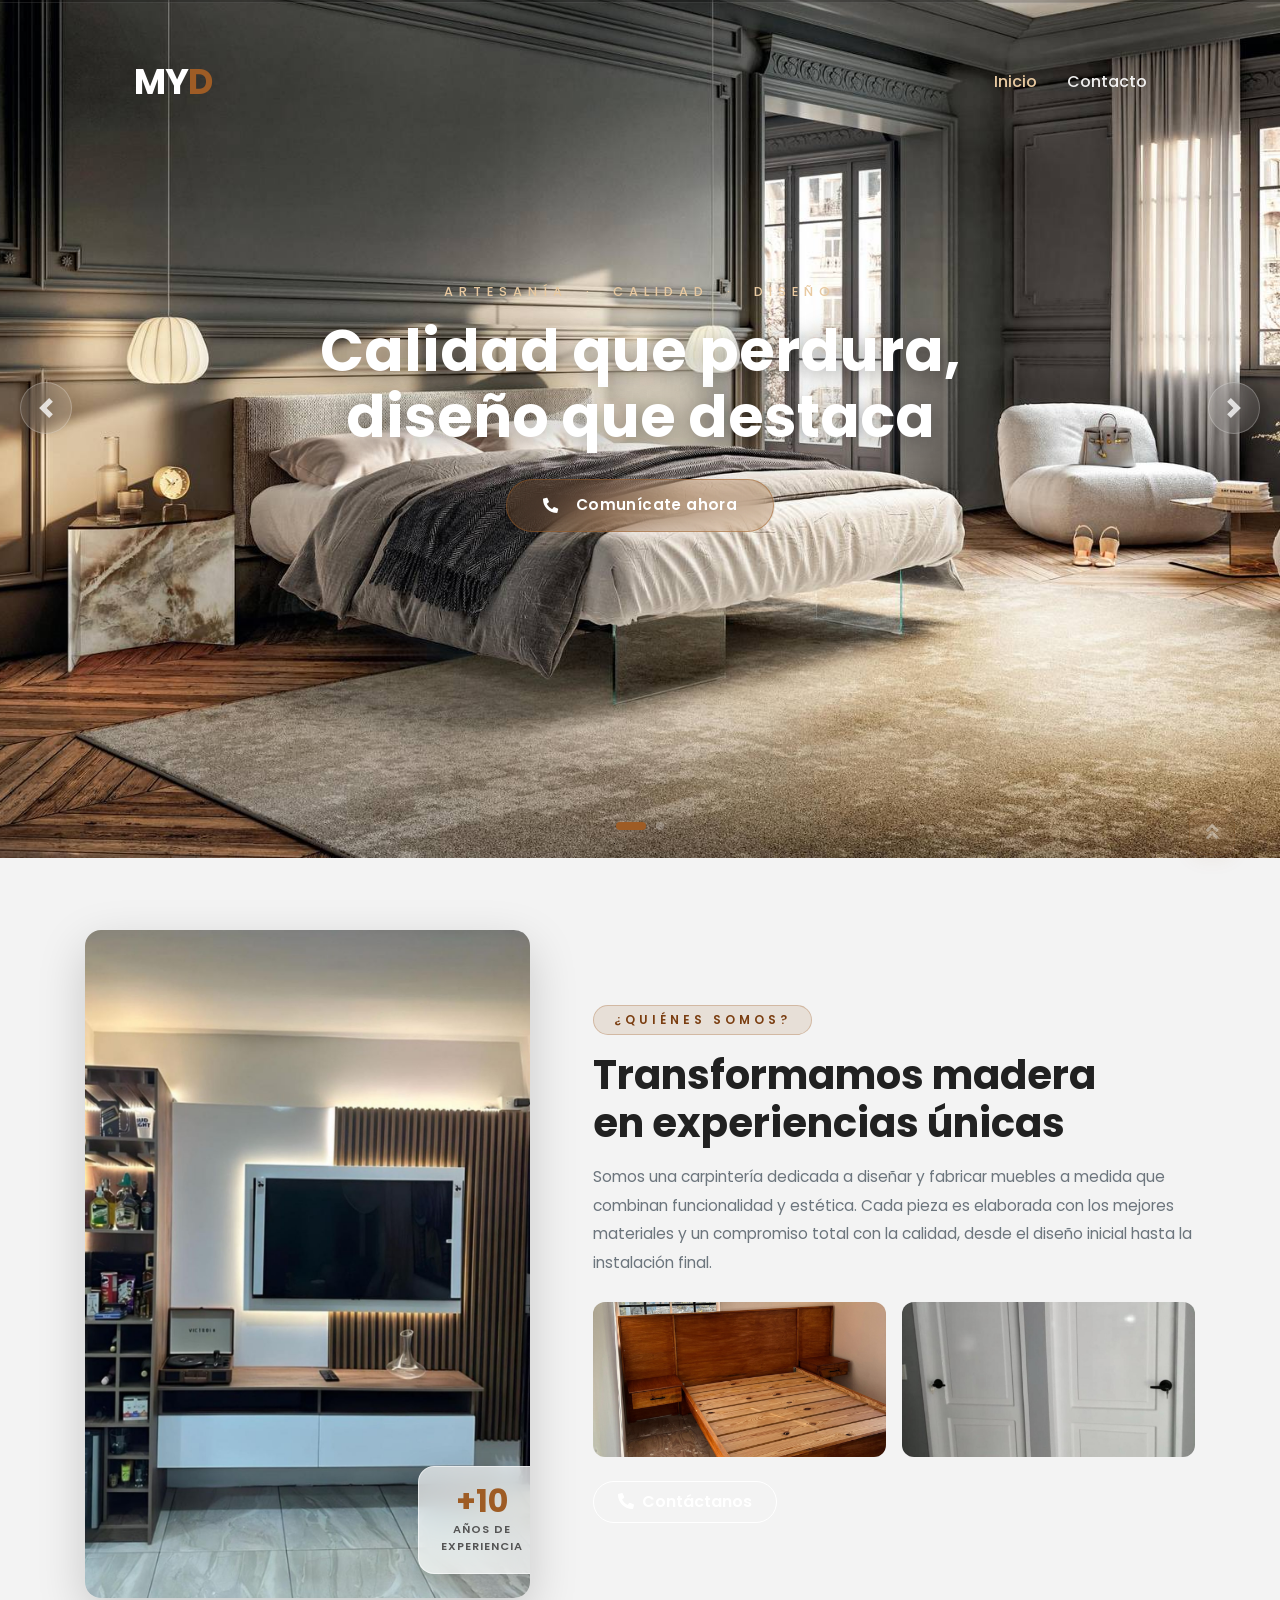
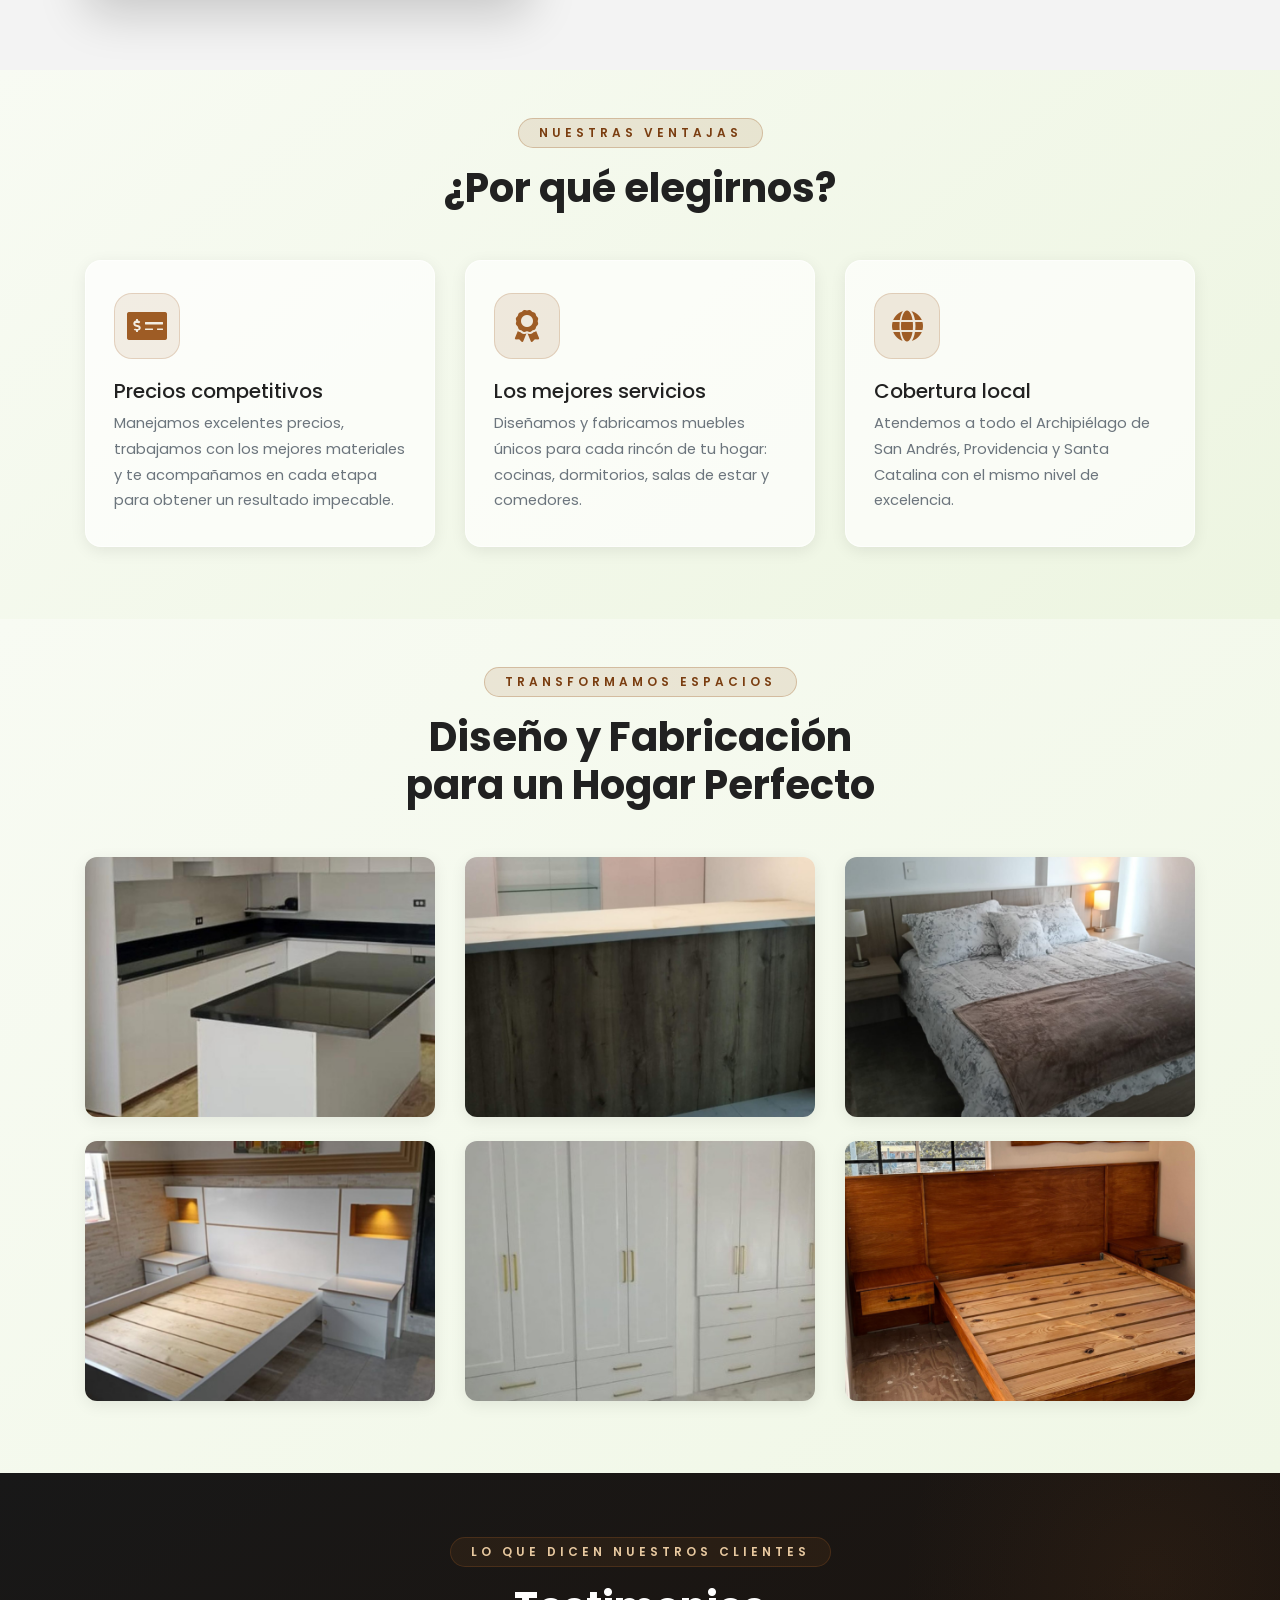
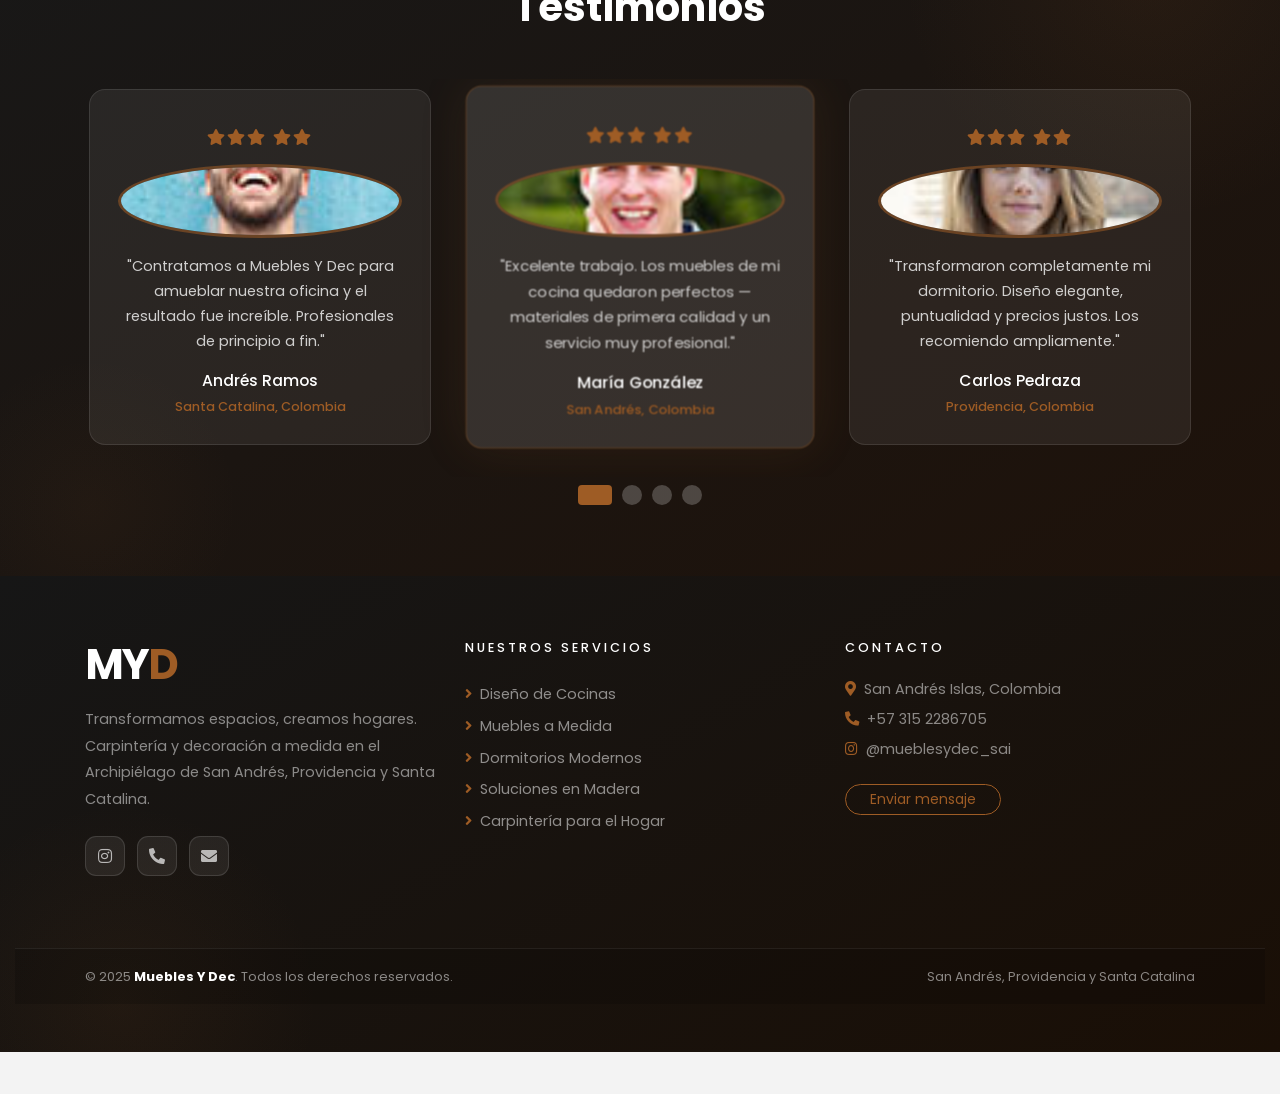
<file: index.html>
<!DOCTYPE html>
<html lang="es">

<head>
    <meta charset="utf-8">
    <title>Muebles Y Dec — Carpintería y Decoración · San Andrés</title>
    <meta content="width=device-width, initial-scale=1.0" name="viewport">
    <meta content="muebles a medida, carpintería, decoración, cocinas, dormitorios, San Andrés, Colombia" name="keywords">
    <meta content="Fabricamos muebles únicos y transformamos espacios en el Archipiélago de San Andrés, Providencia y Santa Catalina." name="description">

    <!-- Favicon -->
    <link href="img/favicon.ico" rel="icon">

    <!-- Google Web Fonts -->
    <link rel="preconnect" href="https://fonts.gstatic.com">
    <link href="https://fonts.googleapis.com/css2?family=Poppins:wght@400;500;600;700&display=swap" rel="stylesheet">

    <!-- Font Awesome -->
    <link href="https://cdnjs.cloudflare.com/ajax/libs/font-awesome/5.10.0/css/all.min.css" rel="stylesheet">

    <!-- Libraries -->
    <link href="lib/owlcarousel/assets/owl.carousel.min.css" rel="stylesheet">
    <link href="lib/tempusdominus/css/tempusdominus-bootstrap-4.min.css" rel="stylesheet" />

    <!-- Bootstrap + Brand Theme -->
    <link href="css/style.css" rel="stylesheet">

    <!-- Liquid Glass Design System -->
    <link href="css/modern.css" rel="stylesheet">
</head>

<body class="hero-page has-topbar">

    <!-- Scroll Progress Bar -->
    <div class="scroll-progress"></div>

    <!-- Page Loader -->
    <div class="page-loader">
        <div class="page-loader__logo"><span style="color:#212121;">MY</span>D</div>
    </div>


    <!-- ═══════════════════════════════════════════
         HERO SECTION (Topbar + Nav + Carousel)
    ════════════════════════════════════════════ -->
    <div style="position:relative;">

        <!-- Topbar (overlaid on hero, desktop only) -->
        <div class="container-fluid topbar-glass-hero d-none d-lg-block">
            <div class="container">
                <div class="row align-items-center">
                    <div class="col-lg-6 text-lg-left">
                        <p class="text-white-50 mb-0" style="font-size:0.82rem;">
                            <i class="fa fa-phone-alt mr-2" style="color:#9e5c25;"></i>+57 315 2286705
                        </p>
                    </div>
                    <div class="col-lg-6 text-lg-right">
                        <a href="https://www.instagram.com/mueblesydec_sai?igsh=bmRlYWdtY3Bsd3Iy"
                           target="_blank" rel="noopener"
                           style="color:#9e5c25;font-size:1rem;">
                            <i class="fab fa-instagram"></i>
                        </a>
                    </div>
                </div>
            </div>
        </div>
        <!-- Topbar End -->


        <!-- Navbar Start -->
        <div class="container-fluid position-relative nav-bar nav-transparent p-0">
            <div class="container-lg position-relative p-0 px-lg-3" style="z-index:9;">
                <nav class="navbar navbar-expand-lg navbar-light shadow-none py-3 py-lg-0 pl-3 pl-lg-5">
                    <a href="index.html" class="navbar-brand">
                        <h1 class="m-0 text-primary"><span class="text-dark">MY</span>D</h1>
                    </a>
                    <button type="button" class="navbar-toggler" data-toggle="collapse" data-target="#navbarCollapse">
                        <span class="navbar-toggler-icon"></span>
                    </button>
                    <div class="collapse navbar-collapse justify-content-between px-3" id="navbarCollapse">
                        <div class="navbar-nav ml-auto py-0">
                            <a href="index.html" class="nav-item nav-link active">Inicio</a>
                            <a href="contact.html" class="nav-item nav-link">Contacto</a>
                        </div>
                    </div>
                </nav>
            </div>
        </div>
        <!-- Navbar End -->


        <!-- Hero Carousel Start -->
        <div id="header-carousel" class="carousel slide" data-ride="carousel" data-interval="5500">
            <ol class="carousel-indicators">
                <li data-target="#header-carousel" data-slide-to="0" class="active"></li>
                <li data-target="#header-carousel" data-slide-to="1"></li>
            </ol>
            <div class="carousel-inner">
                <div class="carousel-item active">
                    <img src="img/carousel-1.jpeg" alt="Muebles Y Dec — carpintería">
                    <div class="carousel-caption d-flex flex-column align-items-center justify-content-center">
                        <div class="carousel-caption-inner">
                            <h6>Artesanía &nbsp;·&nbsp; Calidad &nbsp;·&nbsp; Diseño</h6>
                            <h1>Calidad que perdura,<br>diseño que destaca</h1>
                            <div class="hero-cta">
                                <a href="tel:+573152286705" class="btn-glass">
                                    <i class="fa fa-phone-alt"></i>&nbsp; Comunícate ahora
                                </a>
                            </div>
                        </div>
                    </div>
                </div>
                <div class="carousel-item">
                    <img src="img/carousel-2.jpeg" alt="Muebles Y Dec — decoración">
                    <div class="carousel-caption d-flex flex-column align-items-center justify-content-center">
                        <div class="carousel-caption-inner">
                            <h6>San Andrés &nbsp;·&nbsp; Providencia &nbsp;·&nbsp; Santa Catalina</h6>
                            <h1>Donde el confort y<br>el estilo se encuentran</h1>
                            <div class="hero-cta">
                                <a href="#gallery" class="btn-glass">
                                    <i class="fa fa-images"></i>&nbsp; Ver nuestros trabajos
                                </a>
                            </div>
                        </div>
                    </div>
                </div>
            </div>
            <a class="carousel-control-prev" href="#header-carousel" role="button" data-slide="prev">
                <span class="carousel-control-prev-icon" aria-hidden="true"></span>
                <span class="sr-only">Anterior</span>
            </a>
            <a class="carousel-control-next" href="#header-carousel" role="button" data-slide="next">
                <span class="carousel-control-next-icon" aria-hidden="true"></span>
                <span class="sr-only">Siguiente</span>
            </a>
        </div>
        <!-- Hero Carousel End -->

    </div><!-- /hero wrapper -->


    <!-- ═══════════════════════════════════════════
         ABOUT SECTION
    ════════════════════════════════════════════ -->
    <div class="container-fluid py-5">
        <div class="container py-4">
            <div class="row align-items-center">
                <div class="col-lg-5 mb-5 mb-lg-0" data-animate="fade-right">
                    <div class="about-img-wrap">
                        <img class="img-fluid w-100"
                             src="img/aboutMY.jpg"
                             alt="Sobre Muebles Y Dec"
                             style="min-height:380px;object-fit:cover;">
                        <div class="about-badge glass-card">
                            <span class="badge-num">+10</span>
                            <span class="badge-lbl">Años de<br>experiencia</span>
                        </div>
                    </div>
                </div>

                <div class="col-lg-7 pl-lg-5" data-animate="fade-left" data-delay="200">
                    <div class="mb-4">
                        <span class="section-pill">¿Quiénes somos?</span>
                        <h1 class="mt-3 mb-3" style="line-height:1.2;">
                            Transformamos madera<br>en experiencias únicas
                        </h1>
                        <p class="text-muted" style="line-height:1.85;font-size:0.97rem;">
                            Somos una carpintería dedicada a diseñar y fabricar muebles a medida que combinan
                            funcionalidad y estética. Cada pieza es elaborada con los mejores materiales y un
                            compromiso total con la calidad, desde el diseño inicial hasta la instalación final.
                        </p>
                    </div>
                    <div class="row mt-3">
                        <div class="col-6 pr-2 mb-3" data-animate="scale-in" data-delay="300">
                            <img class="img-fluid w-100" src="img/aboutMY-1.png" alt=""
                                 style="border-radius:12px;object-fit:cover;height:155px;">
                        </div>
                        <div class="col-6 pl-2 mb-3" data-animate="scale-in" data-delay="400">
                            <img class="img-fluid w-100" src="img/aboutMy-2.png" alt=""
                                 style="border-radius:12px;object-fit:cover;height:155px;">
                        </div>
                    </div>
                    <a href="tel:+573152286705"
                       class="btn btn-primary px-4 py-2 mt-2"
                       style="border-radius:50px;font-weight:600;">
                        <i class="fa fa-phone-alt mr-2"></i>Contáctanos
                    </a>
                </div>
            </div>
        </div>
    </div>
    <!-- About End -->


    <!-- ═══════════════════════════════════════════
         FEATURES
    ════════════════════════════════════════════ -->
    <div class="container-fluid py-5 features-bg">
        <div class="container">
            <div class="text-center mb-5" data-animate="fade-up">
                <span class="section-pill">Nuestras ventajas</span>
                <h1 class="mt-3">¿Por qué elegirnos?</h1>
            </div>
            <div class="row">
                <div class="col-md-4 mb-4" data-animate="fade-up" data-delay="100">
                    <div class="feature-glass-card">
                        <div class="feature-icon feature-icon--accent">
                            <i class="fa fa-2x fa-money-check-alt" style="color:#9e5c25;"></i>
                        </div>
                        <h5 class="mb-2">Precios competitivos</h5>
                        <p class="text-muted mb-0" style="font-size:0.92rem;line-height:1.75;">
                            Manejamos excelentes precios, trabajamos con los mejores materiales y te
                            acompañamos en cada etapa para obtener un resultado impecable.
                        </p>
                    </div>
                </div>
                <div class="col-md-4 mb-4" data-animate="fade-up" data-delay="200">
                    <div class="feature-glass-card">
                        <div class="feature-icon">
                            <i class="fa fa-2x fa-award text-primary"></i>
                        </div>
                        <h5 class="mb-2">Los mejores servicios</h5>
                        <p class="text-muted mb-0" style="font-size:0.92rem;line-height:1.75;">
                            Diseñamos y fabricamos muebles únicos para cada rincón de tu hogar: cocinas,
                            dormitorios, salas de estar y comedores.
                        </p>
                    </div>
                </div>
                <div class="col-md-4 mb-4" data-animate="fade-up" data-delay="300">
                    <div class="feature-glass-card">
                        <div class="feature-icon">
                            <i class="fa fa-2x fa-globe text-primary"></i>
                        </div>
                        <h5 class="mb-2">Cobertura local</h5>
                        <p class="text-muted mb-0" style="font-size:0.92rem;line-height:1.75;">
                            Atendemos a todo el Archipiélago de San Andrés, Providencia y Santa Catalina
                            con el mismo nivel de excelencia.
                        </p>
                    </div>
                </div>
            </div>
        </div>
    </div>
    <!-- Features End -->


    <!-- ═══════════════════════════════════════════
         GALLERY
    ════════════════════════════════════════════ -->
    <div class="container-fluid py-5 gallery-section" id="gallery">
        <div class="container">
            <div class="text-center mb-5" data-animate="fade-up">
                <span class="section-pill">Transformamos espacios</span>
                <h1 class="mt-3">Diseño y Fabricación<br>para un Hogar Perfecto</h1>
            </div>
            <div class="row">
                <div class="col-lg-4 col-md-6 mb-4" data-animate="scale-in" data-delay="100">
                    <div class="gallery-item">
                        <img src="img/trabajo-1.png" alt="Diseño de Cocinas">
                        <div class="gallery-overlay">
                            <div class="gallery-label"><h5>Diseño de Cocinas</h5></div>
                        </div>
                    </div>
                </div>
                <div class="col-lg-4 col-md-6 mb-4" data-animate="scale-in" data-delay="200">
                    <div class="gallery-item">
                        <img src="img/trabajo-2.png" alt="Soluciones en Madera">
                        <div class="gallery-overlay">
                            <div class="gallery-label"><h5>Soluciones en Madera</h5></div>
                        </div>
                    </div>
                </div>
                <div class="col-lg-4 col-md-6 mb-4" data-animate="scale-in" data-delay="300">
                    <div class="gallery-item">
                        <img src="img/trabajo-3.png" alt="Muebles a Medida">
                        <div class="gallery-overlay">
                            <div class="gallery-label"><h5>Muebles a Medida</h5></div>
                        </div>
                    </div>
                </div>
                <div class="col-lg-4 col-md-6 mb-4" data-animate="scale-in" data-delay="100">
                    <div class="gallery-item">
                        <img src="img/trabajo-4.png" alt="Dormitorios Modernos">
                        <div class="gallery-overlay">
                            <div class="gallery-label"><h5>Dormitorios Modernos</h5></div>
                        </div>
                    </div>
                </div>
                <div class="col-lg-4 col-md-6 mb-4" data-animate="scale-in" data-delay="200">
                    <div class="gallery-item">
                        <img src="img/trabajo-5.jpeg" alt="Proyectos Especiales">
                        <div class="gallery-overlay">
                            <div class="gallery-label"><h5>Proyectos Especiales</h5></div>
                        </div>
                    </div>
                </div>
                <div class="col-lg-4 col-md-6 mb-4" data-animate="scale-in" data-delay="300">
                    <div class="gallery-item">
                        <img src="img/aboutMY-1.png" alt="Carpintería para el Hogar">
                        <div class="gallery-overlay">
                            <div class="gallery-label"><h5>Carpintería para el Hogar</h5></div>
                        </div>
                    </div>
                </div>
            </div>
        </div>
    </div>
    <!-- Gallery End -->


    <!-- ═══════════════════════════════════════════
         TESTIMONIALS
    ════════════════════════════════════════════ -->
    <div class="container-fluid py-5 testimonials-section">
        <div class="ambient-blob"
             style="width:500px;height:500px;top:-150px;right:-120px;
                    background:radial-gradient(circle,rgba(158,92,37,0.09) 0%,transparent 70%);">
        </div>
        <div class="ambient-blob"
             style="width:300px;height:300px;bottom:-80px;left:-60px;
                    background:radial-gradient(circle,rgba(158,92,37,0.06) 0%,transparent 70%);
                    animation-delay:-5s;">
        </div>
        <div class="container py-3" style="position:relative;z-index:1;">
            <div class="text-center mb-5" data-animate="fade-up">
                <span class="section-pill section-pill--light">Lo que dicen nuestros clientes</span>
                <h1 class="text-white mt-3">Testimonios</h1>
            </div>
            <div class="owl-carousel testimonial-carousel" data-animate="fade-up" data-delay="200">
                <div class="t-card">
                    <div class="t-card-stars">
                        <i class="fa fa-star"></i><i class="fa fa-star"></i><i class="fa fa-star"></i>
                        <i class="fa fa-star"></i><i class="fa fa-star"></i>
                    </div>
                    <img class="t-card-avatar" src="img/testimonial-1.jpg" alt="María González">
                    <p>"Excelente trabajo. Los muebles de mi cocina quedaron perfectos — materiales de primera calidad y un servicio muy profesional."</p>
                    <h5>María González</h5>
                    <span>San Andrés, Colombia</span>
                </div>
                <div class="t-card">
                    <div class="t-card-stars">
                        <i class="fa fa-star"></i><i class="fa fa-star"></i><i class="fa fa-star"></i>
                        <i class="fa fa-star"></i><i class="fa fa-star"></i>
                    </div>
                    <img class="t-card-avatar" src="img/testimonial-2.jpg" alt="Carlos Pedraza">
                    <p>"Transformaron completamente mi dormitorio. Diseño elegante, puntualidad y precios justos. Los recomiendo ampliamente."</p>
                    <h5>Carlos Pedraza</h5>
                    <span>Providencia, Colombia</span>
                </div>
                <div class="t-card">
                    <div class="t-card-stars">
                        <i class="fa fa-star"></i><i class="fa fa-star"></i><i class="fa fa-star"></i>
                        <i class="fa fa-star"></i><i class="fa fa-star-half-alt"></i>
                    </div>
                    <img class="t-card-avatar" src="img/testimonial-3.jpg" alt="Laura Martínez">
                    <p>"El closet y los muebles de sala superaron mis expectativas. El acabado es impecable y el equipo muy amable durante todo el proceso."</p>
                    <h5>Laura Martínez</h5>
                    <span>San Andrés, Colombia</span>
                </div>
                <div class="t-card">
                    <div class="t-card-stars">
                        <i class="fa fa-star"></i><i class="fa fa-star"></i><i class="fa fa-star"></i>
                        <i class="fa fa-star"></i><i class="fa fa-star"></i>
                    </div>
                    <img class="t-card-avatar" src="img/testimonial-4.jpg" alt="Andrés Ramos">
                    <p>"Contratamos a Muebles Y Dec para amueblar nuestra oficina y el resultado fue increíble. Profesionales de principio a fin."</p>
                    <h5>Andrés Ramos</h5>
                    <span>Santa Catalina, Colombia</span>
                </div>
            </div>
        </div>
    </div>
    <!-- Testimonials End -->


    <!-- ═══════════════════════════════════════════
         FOOTER
    ════════════════════════════════════════════ -->
    <div class="container-fluid py-5 footer-glass">
        <div class="footer-glow"
             style="width:400px;height:400px;bottom:-150px;left:-80px;
                    background:radial-gradient(circle,rgba(158,92,37,0.08) 0%,transparent 70%);">
        </div>
        <div class="container pt-3 pb-4" style="position:relative;z-index:1;">
            <div class="row">
                <div class="col-lg-4 col-md-6 mb-5" data-animate="fade-up">
                    <div class="footer-brand mb-3">
                        <h1 class="m-0"><span style="color:#fff;">MY</span>D</h1>
                    </div>
                    <p class="text-white-50" style="font-size:0.9rem;line-height:1.85;">
                        Transformamos espacios, creamos hogares. Carpintería y decoración a medida
                        en el Archipiélago de San Andrés, Providencia y Santa Catalina.
                    </p>
                    <div class="mt-4">
                        <a class="footer-social-btn"
                           href="https://www.instagram.com/mueblesydec_sai?igsh=bmRlYWdtY3Bsd3Iy"
                           target="_blank" rel="noopener" title="Instagram">
                            <i class="fab fa-instagram"></i>
                        </a>
                        <a class="footer-social-btn" href="tel:+573152286705" title="Llamar">
                            <i class="fa fa-phone-alt"></i>
                        </a>
                        <a class="footer-social-btn" href="contact.html" title="Contacto">
                            <i class="fa fa-envelope"></i>
                        </a>
                    </div>
                </div>

                <div class="col-lg-4 col-md-6 mb-5" data-animate="fade-up" data-delay="200">
                    <h6 class="text-white mb-4" style="letter-spacing:3px;font-size:0.8rem;text-transform:uppercase;">
                        Nuestros Servicios
                    </h6>
                    <a class="footer-link" href="#gallery">
                        <i class="fa fa-angle-right mr-2 text-primary"></i>Diseño de Cocinas
                    </a>
                    <a class="footer-link" href="#gallery">
                        <i class="fa fa-angle-right mr-2 text-primary"></i>Muebles a Medida
                    </a>
                    <a class="footer-link" href="#gallery">
                        <i class="fa fa-angle-right mr-2 text-primary"></i>Dormitorios Modernos
                    </a>
                    <a class="footer-link" href="#gallery">
                        <i class="fa fa-angle-right mr-2 text-primary"></i>Soluciones en Madera
                    </a>
                    <a class="footer-link" href="#gallery">
                        <i class="fa fa-angle-right mr-2 text-primary"></i>Carpintería para el Hogar
                    </a>
                </div>

                <div class="col-lg-4 col-md-6 mb-5" data-animate="fade-up" data-delay="300">
                    <h6 class="text-white mb-4" style="letter-spacing:3px;font-size:0.8rem;text-transform:uppercase;">
                        Contacto
                    </h6>
                    <p class="text-white-50 mb-2" style="font-size:0.9rem;">
                        <i class="fa fa-map-marker-alt text-primary mr-2"></i>San Andrés Islas, Colombia
                    </p>
                    <p class="text-white-50 mb-2" style="font-size:0.9rem;">
                        <i class="fa fa-phone-alt text-primary mr-2"></i>+57 315 2286705
                    </p>
                    <p class="text-white-50 mb-4" style="font-size:0.9rem;">
                        <i class="fab fa-instagram text-primary mr-2"></i>@mueblesydec_sai
                    </p>
                    <a href="contact.html" class="btn btn-outline-primary btn-sm px-4" style="border-radius:50px;">
                        Enviar mensaje
                    </a>
                </div>
            </div>
        </div>
        <div class="footer-bottom" style="position:relative;z-index:1;">
            <div class="container">
                <div class="row align-items-center">
                    <div class="col-md-6 text-center text-md-left">
                        <p class="m-0 text-white-50 small">
                            &copy; 2025 <strong class="text-white">Muebles Y Dec</strong>. Todos los derechos reservados.
                        </p>
                    </div>
                    <div class="col-md-6 text-center text-md-right mt-2 mt-md-0">
                        <p class="m-0 text-white-50 small">San Andrés, Providencia y Santa Catalina</p>
                    </div>
                </div>
            </div>
        </div>
    </div>
    <!-- Footer End -->


    <!-- Back to Top -->
    <a href="#" class="btn btn-lg btn-primary back-to-top">
        <i class="fa fa-angle-double-up"></i>
    </a>


    <!-- JavaScript Libraries -->
    <script src="https://code.jquery.com/jquery-3.4.1.min.js"></script>
    <script src="https://stackpath.bootstrapcdn.com/bootstrap/4.4.1/js/bootstrap.bundle.min.js"></script>
    <script src="lib/easing/easing.min.js"></script>
    <script src="lib/owlcarousel/owl.carousel.min.js"></script>
    <script src="lib/tempusdominus/js/moment.min.js"></script>
    <script src="lib/tempusdominus/js/moment-timezone.min.js"></script>
    <script src="lib/tempusdominus/js/tempusdominus-bootstrap-4.min.js"></script>

    <!-- Contact Form -->
    <script src="mail/jqBootstrapValidation.min.js"></script>
    <script src="mail/contact.js"></script>

    <!-- Base Interactions -->
    <script src="js/main.js"></script>

    <!-- Liquid Glass Interactions -->
    <script src="js/modern.js"></script>

</body>
</html>
</file>
<file: css/modern.css>
/* ============================================================
   MODERN.CSS — Liquid Glass Design System
   Muebles Y Dec · 2025
   All project-specific modern styles live here.
   Load AFTER style.css (Bootstrap + base custom CSS).
============================================================ */

:root {
  --glass-light:   rgba(255, 255, 255, 0.14);
  --glass-mid:     rgba(255, 255, 255, 0.55);
  --glass-heavy:   rgba(255, 255, 255, 0.82);
  --glass-dark:    rgba(10, 10, 10, 0.55);
  --glass-border:  rgba(255, 255, 255, 0.28);
  --glass-border-dark: rgba(255, 255, 255, 0.1);
  --blur-sm:  blur(10px);
  --blur-md:  blur(20px);
  --blur-lg:  blur(40px);
  --shadow-sm:     0 4px 16px rgba(0,0,0,0.08);
  --shadow-md:     0 8px 32px rgba(0,0,0,0.12);
  --shadow-lg:     0 16px 48px rgba(0,0,0,0.18);
  --shadow-primary: 0 8px 30px rgba(158,92,37,0.35);
  --radius-sm: 10px;
  --radius-md: 16px;
  --radius-pill: 50px;
  --primary-rgb: 158, 92, 37;
  --primary-light: rgba(158, 92, 37, 0.13);
  --primary-dark-color: #7a3d10;
  --ease-out:   cubic-bezier(0.25, 0.46, 0.45, 0.94);
  --ease-spring: cubic-bezier(0.34, 1.56, 0.64, 1);
  --t-base:   0.4s var(--ease-out);
  --t-spring: 0.5s var(--ease-spring);
}

/* ──────────────────────────────────────────
   PAGE LOADER
────────────────────────────────────────── */
.page-loader {
  position: fixed;
  inset: 0;
  background: #fff;
  display: flex;
  align-items: center;
  justify-content: center;
  z-index: 9999;
  transition: opacity 0.6s ease, visibility 0.6s ease;
}
.page-loader.hidden { opacity: 0; visibility: hidden; pointer-events: none; }
.page-loader__logo {
  font-family: 'Poppins', sans-serif;
  font-size: 3rem;
  font-weight: 700;
  color: var(--primary, #9e5c25);
  animation: loaderPulse 1.3s ease-in-out infinite;
  letter-spacing: -2px;
}
@keyframes loaderPulse {
  0%, 100% { transform: scale(1);    opacity: 1;    }
  50%       { transform: scale(1.08); opacity: 0.72; }
}

/* ──────────────────────────────────────────
   SCROLL PROGRESS BAR
────────────────────────────────────────── */
.scroll-progress {
  position: fixed;
  top: 0; left: 0;
  height: 3px;
  width: 0%;
  background: linear-gradient(90deg, var(--primary, #9e5c25) 0%, #e8c9a0 100%);
  z-index: 99999;
  transition: width 0.08s linear;
  pointer-events: none;
}

/* ──────────────────────────────────────────
   SCROLL ANIMATIONS
────────────────────────────────────────── */
[data-animate] {
  opacity: 0;
  will-change: opacity, transform;
  transition: opacity 0.75s ease, transform 0.75s var(--ease-out);
}
[data-animate="fade-up"]    { transform: translateY(48px);  }
[data-animate="fade-down"]  { transform: translateY(-30px); }
[data-animate="fade-left"]  { transform: translateX(50px);  }
[data-animate="fade-right"] { transform: translateX(-50px); }
[data-animate="scale-in"]   { transform: scale(0.88);       }
[data-animate="zoom-in"]    { transform: scale(0.72);       }

[data-animate].is-visible {
  opacity: 1;
  transform: none;
}

[data-delay="100"] { transition-delay: 0.10s; }
[data-delay="200"] { transition-delay: 0.20s; }
[data-delay="300"] { transition-delay: 0.30s; }
[data-delay="400"] { transition-delay: 0.40s; }
[data-delay="500"] { transition-delay: 0.50s; }
[data-delay="600"] { transition-delay: 0.60s; }

/* ──────────────────────────────────────────
   GLASS UTILITIES
────────────────────────────────────────── */
.glass {
  background: var(--glass-light);
  backdrop-filter: var(--blur-md) saturate(180%);
  -webkit-backdrop-filter: var(--blur-md) saturate(180%);
  border: 1px solid var(--glass-border);
  box-shadow: var(--shadow-md);
}
.glass-card {
  background: rgba(255,255,255,0.72);
  backdrop-filter: var(--blur-sm) saturate(180%);
  -webkit-backdrop-filter: var(--blur-sm) saturate(180%);
  border: 1px solid rgba(255,255,255,0.55);
  border-radius: var(--radius-md);
  box-shadow: var(--shadow-md);
}
.glass-dark {
  background: var(--glass-dark);
  backdrop-filter: var(--blur-md) saturate(140%);
  -webkit-backdrop-filter: var(--blur-md) saturate(140%);
  border: 1px solid var(--glass-border-dark);
  box-shadow: var(--shadow-md);
}

/* ──────────────────────────────────────────
   SECTION PILL LABEL
────────────────────────────────────────── */
.section-pill {
  display: inline-block;
  padding: 5px 20px;
  background: var(--primary-light);
  border: 1px solid rgba(158,92,37,0.3);
  border-radius: var(--radius-pill);
  color: var(--primary-dark-color);
  font-size: 0.75rem;
  font-weight: 600;
  letter-spacing: 4px;
  text-transform: uppercase;
}
.section-pill--light {
  background: rgba(158,92,37,0.12);
  border-color: rgba(158,92,37,0.28);
  color: #e8c9a0;
}

/* ──────────────────────────────────────────
   TOPBAR — Glass overlay (hero page)
────────────────────────────────────────── */
.topbar-glass-hero {
  position: absolute;
  top: 0; left: 0; right: 0;
  z-index: 1002;
  padding: 10px 0;
  background: rgba(0,0,0,0.18);
  backdrop-filter: blur(8px);
  -webkit-backdrop-filter: blur(8px);
  border-bottom: 1px solid rgba(255,255,255,0.1);
  transition: opacity 0.4s ease;
}
.topbar-glass-hero.scrolled-away {
  opacity: 0;
  pointer-events: none;
}

/* ──────────────────────────────────────────
   NAVBAR — Liquid Glass
────────────────────────────────────────── */
/* Override the old ::before white block */
.nav-bar::before { display: none !important; }

.nav-bar {
  position: fixed !important;
  top: 0; left: 0; right: 0;
  z-index: 1001;
  transition: top 0.35s ease;
}

/* When topbar is visible on desktop, shift navbar down */
.has-topbar .nav-bar { top: 40px; }

/* When scrolled, topbar fades, navbar snaps to top */
.topbar-scrolled .nav-bar { top: 0; }

.nav-bar .navbar {
  transition: background 0.4s ease, box-shadow 0.4s ease, backdrop-filter 0.4s ease;
}

/* Transparent state — on top of hero */
.nav-transparent .navbar {
  background: transparent !important;
  box-shadow: none !important;
}
.nav-transparent .navbar-light .navbar-nav .nav-link { color: rgba(255,255,255,0.92) !important; }
.nav-transparent .navbar-light .navbar-nav .nav-link:hover,
.nav-transparent .navbar-light .navbar-nav .nav-link.active { color: #e8c9a0 !important; }
.nav-transparent .navbar-brand h1 .text-dark { color: #fff !important; }

/* Scrolled glass state */
.nav-scrolled .navbar {
  background: var(--glass-heavy) !important;
  backdrop-filter: var(--blur-md) saturate(200%) !important;
  -webkit-backdrop-filter: var(--blur-md) saturate(200%) !important;
  box-shadow: 0 4px 30px rgba(0,0,0,0.07) !important;
  border-bottom: 1px solid rgba(255,255,255,0.45) !important;
}

.navbar-brand h1 {
  font-size: 2.2rem !important;
  letter-spacing: -1px;
  position: static !important;
  transform: none !important;
  top: auto !important;
  left: auto !important;
}

/* Mobile navbar toggler color fix */
.nav-transparent .navbar-toggler { border-color: rgba(255,255,255,0.5); }
.nav-transparent .navbar-toggler-icon {
  background-image: url("data:image/svg+xml,%3csvg xmlns='http://www.w3.org/2000/svg' width='30' height='30' viewBox='0 0 30 30'%3e%3cpath stroke='rgba(255,255,255,0.9)' stroke-linecap='round' stroke-miterlimit='10' stroke-width='2' d='M4 7h22M4 15h22M4 23h22'/%3e%3c/svg%3e");
}

/* ──────────────────────────────────────────
   HERO CAROUSEL — Fullscreen
────────────────────────────────────────── */
.hero-page { padding-top: 0 !important; }

#header-carousel {
  height: 100vh;
  min-height: 620px;
}
#header-carousel .carousel-item {
  height: 100vh;
  min-height: 620px;
}
#header-carousel .carousel-item img {
  width: 100%;
  height: 100%;
  object-fit: cover;
  object-position: center;
  transform: scale(1.05);
  transition: transform 9s ease;
}
#header-carousel .carousel-item.active img {
  transform: scale(1);
}

/* Caption */
.carousel-caption {
  inset: 0 !important;
  top: 0 !important; right: 0 !important; bottom: 0 !important; left: 0 !important;
  padding: 0 !important;
  max-width: none !important;
  background: none !important;
}
.carousel-caption-inner { max-width: 760px; margin: 0 auto; padding: 0 20px; }

.carousel-caption h6 {
  font-size: 0.8rem;
  letter-spacing: 6px;
  text-transform: uppercase;
  color: #e8c9a0;
  margin-bottom: 1.2rem;
  opacity: 0;
  transform: translateY(22px);
  transition: opacity 0.65s ease 0.25s, transform 0.65s var(--ease-out) 0.25s;
}
.carousel-caption h1 {
  font-size: 3.6rem;
  font-weight: 700;
  color: #fff;
  line-height: 1.15;
  text-shadow: 0 3px 24px rgba(0,0,0,0.4);
  margin-bottom: 1.8rem;
  opacity: 0;
  transform: translateY(32px);
  transition: opacity 0.65s ease 0.45s, transform 0.65s var(--ease-out) 0.45s;
}
.carousel-caption .hero-cta {
  opacity: 0;
  transform: translateY(18px);
  transition: opacity 0.65s ease 0.65s, transform 0.65s var(--ease-out) 0.65s;
}
.carousel-item.active .carousel-caption h6,
.carousel-item.active .carousel-caption h1,
.carousel-item.active .carousel-caption .hero-cta {
  opacity: 1;
  transform: none;
}

/* Glass pill CTA button */
.btn-glass {
  display: inline-flex;
  align-items: center;
  gap: 9px;
  padding: 14px 36px;
  background: rgba(var(--primary-rgb), 0.22);
  backdrop-filter: blur(14px) saturate(160%);
  -webkit-backdrop-filter: blur(14px) saturate(160%);
  border: 1px solid rgba(var(--primary-rgb), 0.5);
  border-radius: var(--radius-pill);
  color: #fff !important;
  font-weight: 600;
  font-size: 0.95rem;
  letter-spacing: 0.4px;
  text-decoration: none !important;
  transition: background var(--t-spring), transform var(--t-spring), box-shadow var(--t-spring), border-color var(--t-base);
}
.btn-glass:hover {
  background: rgba(var(--primary-rgb), 0.52);
  border-color: rgba(var(--primary-rgb), 0.85);
  transform: translateY(-3px);
  box-shadow: var(--shadow-primary);
  color: #fff !important;
}

/* Carousel prev / next arrows — glass circles */
.carousel-control-prev,
.carousel-control-next {
  width: 52px !important;
  height: 52px !important;
  top: 50% !important;
  bottom: auto !important;
  transform: translateY(-50%) !important;
  background: rgba(255,255,255,0.14) !important;
  backdrop-filter: blur(12px) !important;
  -webkit-backdrop-filter: blur(12px) !important;
  border: 1px solid rgba(255,255,255,0.3) !important;
  border-radius: 50% !important;
  margin: 0 20px !important;
  opacity: 0.8;
  transition: all var(--t-spring) !important;
}
.carousel-control-prev:hover,
.carousel-control-next:hover {
  background: rgba(var(--primary-rgb), 0.42) !important;
  border-color: rgba(var(--primary-rgb), 0.7) !important;
  opacity: 1;
  transform: translateY(-50%) scale(1.1) !important;
}

/* Carousel indicators — animated pill */
.carousel-indicators { margin-bottom: 28px; }
.carousel-indicators li {
  width: 8px;
  height: 8px;
  border-radius: 50%;
  background: rgba(255,255,255,0.5);
  border: none;
  margin: 0 5px;
  transition: all var(--t-base);
}
.carousel-indicators .active {
  width: 30px;
  border-radius: 4px;
  background: var(--primary, #9e5c25);
}

/* ──────────────────────────────────────────
   ABOUT SECTION
────────────────────────────────────────── */
.about-img-wrap {
  position: relative;
  border-radius: var(--radius-md);
  overflow: hidden;
  box-shadow: var(--shadow-lg);
}
.about-img-wrap img { transition: transform 0.9s ease; }
.about-img-wrap:hover img { transform: scale(1.04); }

.about-badge {
  position: absolute;
  bottom: 24px;
  right: -16px;
  padding: 18px 22px;
  text-align: center;
  min-width: 126px;
}
.about-badge .badge-num {
  font-size: 2rem;
  font-weight: 700;
  color: var(--primary, #9e5c25);
  line-height: 1;
  display: block;
}
.about-badge .badge-lbl {
  font-size: 0.7rem;
  font-weight: 600;
  color: #555;
  text-transform: uppercase;
  letter-spacing: 1px;
  display: block;
  margin-top: 4px;
}

/* ──────────────────────────────────────────
   FEATURE CARDS — Liquid Glass
────────────────────────────────────────── */
.features-bg {
  background: linear-gradient(140deg, #f8fbf3 0%, #edf5e1 100%);
}

.feature-glass-card {
  padding: 32px 28px;
  border-radius: var(--radius-md);
  background: rgba(255,255,255,0.65);
  backdrop-filter: blur(16px) saturate(180%);
  -webkit-backdrop-filter: blur(16px) saturate(180%);
  border: 1px solid rgba(255,255,255,0.62);
  box-shadow: var(--shadow-sm);
  height: 100%;
  transition: transform var(--t-base), box-shadow var(--t-base), border-color var(--t-base);
}
.feature-glass-card:hover {
  transform: translateY(-7px);
  box-shadow: var(--shadow-lg);
  border-color: rgba(var(--primary-rgb), 0.35);
}

.feature-icon {
  width: 66px; height: 66px;
  border-radius: 18px;
  display: flex;
  align-items: center;
  justify-content: center;
  margin-bottom: 20px;
  transition: transform var(--t-spring), background var(--t-base);
  background: var(--primary-light);
  border: 1px solid rgba(var(--primary-rgb), 0.2);
}
.feature-glass-card:hover .feature-icon {
  background: var(--primary, #9e5c25);
  border-color: var(--primary, #9e5c25);
  transform: scale(1.12) rotate(6deg);
}
.feature-icon--accent { background: rgba(158,92,37,0.1); border-color: rgba(158,92,37,0.2); }
.feature-glass-card:hover .feature-icon--accent { background: var(--accent); border-color: var(--accent); }
.feature-glass-card:hover .feature-icon i { color: #fff !important; }

/* ──────────────────────────────────────────
   GALLERY — Liquid Glass Hover
────────────────────────────────────────── */
.gallery-section { background: linear-gradient(140deg, #f8fbf3 0%, #f0f7e6 100%); }

.gallery-item {
  position: relative;
  overflow: hidden;
  border-radius: 12px;
  cursor: pointer;
  box-shadow: var(--shadow-sm);
  transition: box-shadow var(--t-base), transform var(--t-base);
}
.gallery-item:hover {
  box-shadow: var(--shadow-lg);
  transform: translateY(-4px);
}
.gallery-item img {
  width: 100%;
  height: 260px;
  object-fit: cover;
  display: block;
  transition: transform 0.75s var(--ease-out);
}
.gallery-item:hover img { transform: scale(1.09); }

.gallery-overlay {
  position: absolute;
  inset: 0;
  background: linear-gradient(to top, rgba(0,0,0,0.6) 0%, rgba(0,0,0,0.08) 55%, transparent 100%);
  display: flex;
  align-items: flex-end;
  padding: 22px 18px;
  opacity: 0;
  transition: opacity var(--t-base);
}
.gallery-item:hover .gallery-overlay { opacity: 1; }

.gallery-label {
  background: rgba(255,255,255,0.12);
  backdrop-filter: blur(14px) saturate(160%);
  -webkit-backdrop-filter: blur(14px) saturate(160%);
  border: 1px solid rgba(255,255,255,0.26);
  border-radius: var(--radius-sm);
  padding: 10px 15px;
  width: 100%;
  transform: translateY(10px);
  transition: transform var(--t-base);
}
.gallery-item:hover .gallery-label { transform: translateY(0); }
.gallery-label h5 {
  font-size: 0.9rem;
  font-weight: 600;
  color: #fff;
  margin: 0;
  text-shadow: 0 1px 8px rgba(0,0,0,0.35);
}

/* ──────────────────────────────────────────
   TESTIMONIALS — Dark Glass
────────────────────────────────────────── */
.testimonials-section {
  background: linear-gradient(150deg, #181818 0%, #1e120a 100%);
  position: relative;
  overflow: hidden;
}
.testimonials-section .ambient-blob {
  position: absolute;
  border-radius: 50%;
  pointer-events: none;
  animation: blobFloat 14s ease-in-out infinite;
}
@keyframes blobFloat {
  0%, 100% { transform: translate(0,0) scale(1);      }
  33%       { transform: translate(25px,-35px) scale(1.06); }
  66%       { transform: translate(-18px,18px) scale(0.96); }
}

.t-card {
  background: rgba(255,255,255,0.07);
  backdrop-filter: blur(18px) saturate(160%);
  -webkit-backdrop-filter: blur(18px) saturate(160%);
  border: 1px solid rgba(255,255,255,0.1);
  border-radius: var(--radius-md);
  padding: 36px 28px 26px;
  text-align: center;
  transition: all var(--t-base);
  margin: 10px 4px 32px;
}
.owl-item.center .t-card {
  background: rgba(255,255,255,0.12);
  border-color: rgba(var(--primary-rgb), 0.4);
  box-shadow: 0 0 48px rgba(var(--primary-rgb), 0.14);
  transform: scale(1.02);
}
.t-card-avatar {
  width: 74px; height: 74px;
  border-radius: 50%;
  object-fit: cover;
  border: 3px solid rgba(var(--primary-rgb), 0.55);
  margin: 0 auto 16px;
  display: block;
}
.t-card-stars { color: var(--primary, #9e5c25); margin-bottom: 14px; letter-spacing: 2px; }
.t-card p { color: rgba(255,255,255,0.78); font-size: 0.91rem; line-height: 1.72; margin-bottom: 18px; }
.t-card h5 { color: #fff; font-size: 0.98rem; margin-bottom: 3px; }
.t-card span { color: var(--primary, #9e5c25); font-size: 0.8rem; font-weight: 500; }

/* Owl dots override for testimonials */
.testimonials-section .testimonial-carousel .owl-dots { margin-top: 8px; }
.testimonials-section .testimonial-carousel .owl-dot {
  background: rgba(255,255,255,0.22) !important;
  border-radius: 50%;
}
.testimonials-section .testimonial-carousel .owl-dot.active {
  background: var(--primary, #9e5c25) !important;
  width: 34px !important;
  border-radius: 4px !important;
}

/* ──────────────────────────────────────────
   FOOTER — Dark Liquid Glass
────────────────────────────────────────── */
.footer-glass {
  background: linear-gradient(150deg, #161616 0%, #1a0f06 100%);
  position: relative;
  overflow: hidden;
}
.footer-glass .footer-glow {
  position: absolute;
  border-radius: 50%;
  pointer-events: none;
}
.footer-brand h1 {
  font-size: 2.6rem !important;
  color: var(--primary, #9e5c25) !important;
  position: static !important;
  transform: none !important;
  top: auto !important; left: auto !important;
  letter-spacing: -2px;
}
.footer-link {
  color: rgba(255,255,255,0.52);
  text-decoration: none;
  display: block;
  padding: 5px 0;
  font-size: 0.9rem;
  transition: color var(--t-base), padding-left var(--t-base);
}
.footer-link:hover { color: var(--primary, #9e5c25); text-decoration: none; padding-left: 6px; }
.footer-social-btn {
  display: inline-flex;
  align-items: center;
  justify-content: center;
  width: 40px; height: 40px;
  border-radius: 11px;
  background: rgba(255,255,255,0.07);
  border: 1px solid rgba(255,255,255,0.12);
  color: rgba(255,255,255,0.68) !important;
  text-decoration: none;
  transition: all var(--t-spring);
  margin-right: 8px;
}
.footer-social-btn:hover {
  background: var(--primary, #9e5c25);
  border-color: var(--primary, #9e5c25);
  color: #fff !important;
  transform: translateY(-3px);
}
.footer-bottom {
  border-top: 1px solid rgba(255,255,255,0.07);
  padding: 18px 0;
  background: rgba(0,0,0,0.18);
}

/* ──────────────────────────────────────────
   BACK TO TOP — Glass
────────────────────────────────────────── */
.back-to-top {
  width: 46px !important;
  height: 46px !important;
  line-height: 46px !important;
  padding: 0 !important;
  border-radius: 14px !important;
  background: rgba(var(--primary-rgb), 0.22) !important;
  backdrop-filter: blur(16px) !important;
  -webkit-backdrop-filter: blur(16px) !important;
  border: 1px solid rgba(var(--primary-rgb), 0.45) !important;
  color: #fff !important;
  box-shadow: 0 4px 20px rgba(var(--primary-rgb), 0.22) !important;
  transition: all var(--t-spring) !important;
  display: flex !important;
  align-items: center !important;
  justify-content: center !important;
}
.back-to-top:hover {
  background: var(--primary, #9e5c25) !important;
  border-color: var(--primary, #9e5c25) !important;
  transform: translateY(-5px) !important;
  box-shadow: 0 10px 32px rgba(var(--primary-rgb), 0.48) !important;
}

/* ──────────────────────────────────────────
   RESPONSIVE OVERRIDES
────────────────────────────────────────── */
@media (max-width: 991px) {
  .has-topbar .nav-bar { top: 0; }
  #header-carousel,
  #header-carousel .carousel-item { height: 75vh; min-height: 500px; }
  .carousel-caption h1 { font-size: 2.3rem; }
  .about-badge { right: 10px; }
  .nav-transparent .navbar { background: rgba(0,0,0,0.5) !important; }
}

@media (max-width: 575px) {
  #header-carousel,
  #header-carousel .carousel-item { height: 65vh; min-height: 420px; }
  .carousel-caption h1 { font-size: 1.8rem; }
  .carousel-caption h6 { font-size: 0.7rem; letter-spacing: 4px; }
  .btn-glass { padding: 12px 26px; font-size: 0.88rem; }
  .feature-glass-card { padding: 24px 20px; }
  .gallery-item img { height: 220px; }
}
</file>
<file: css/style.css>
/******* Bootstrap Theming ********/
/*!
 * Bootstrap v4.5.3 (https://getbootstrap.com/)
 * Copyright 2011-2020 The Bootstrap Authors
 * Copyright 2011-2020 Twitter, Inc.
 * Licensed under MIT (https://github.com/twbs/bootstrap/blob/main/LICENSE)
 */
:root {
  --blue: #007bff;
  --indigo: #6610f2;
  --purple: #6f42c1;
  --pink: #e83e8c;
  --red: #dc3545;
  --orange: #fd7e14;
  --yellow: #ffc107;
  --green: #28a745;
  --teal: #20c997;
  --cyan: #17a2b8;
  --white: #fff;
  --gray: #6c757d;
  --gray-dark: #343a40;
  --primary: #9e5c25;
  --secondary: #faf4eb;
  --success: #28a745;
  --info: #17a2b8;
  --warning: #ffc107;
  --danger: #dc3545;
  --light: #FFFFFF;
  --dark: #212121;
  --breakpoint-xs: 0;
  --breakpoint-sm: 576px;
  --breakpoint-md: 768px;
  --breakpoint-lg: 992px;
  --breakpoint-xl: 1200px;
  --font-family-sans-serif: "Poppins", sans-serif;
  --font-family-monospace: SFMono-Regular, Menlo, Monaco, Consolas, "Liberation Mono", "Courier New", monospace;
}

*,
*::before,
*::after {
  box-sizing: border-box;
}

html {
  font-family: sans-serif;
  line-height: 1.15;
  -webkit-text-size-adjust: 100%;
  -webkit-tap-highlight-color: rgba(0, 0, 0, 0);
}

article, aside, figcaption, figure, footer, header, hgroup, main, nav, section {
  display: block;
}

body {
  margin: 0;
  font-family: "Poppins", sans-serif;
  font-size: 1rem;
  font-weight: 400;
  line-height: 1.5;
  color: #656565;
  text-align: left;
  background-color: #F3F3F3;
}

[tabindex="-1"]:focus:not(:focus-visible) {
  outline: 0 !important;
}

hr {
  box-sizing: content-box;
  height: 0;
  overflow: visible;
}

h1, h2, h3, h4, h5, h6 {
  margin-top: 0;
  margin-bottom: 0.5rem;
}

p {
  margin-top: 0;
  margin-bottom: 1rem;
}

abbr[title],
abbr[data-original-title] {
  text-decoration: underline;
  text-decoration: underline dotted;
  cursor: help;
  border-bottom: 0;
  text-decoration-skip-ink: none;
}

address {
  margin-bottom: 1rem;
  font-style: normal;
  line-height: inherit;
}

ol,
ul,
dl {
  margin-top: 0;
  margin-bottom: 1rem;
}

ol ol,
ul ul,
ol ul,
ul ol {
  margin-bottom: 0;
}

dt {
  font-weight: 700;
}

dd {
  margin-bottom: .5rem;
  margin-left: 0;
}

blockquote {
  margin: 0 0 1rem;
}

b,
strong {
  font-weight: bolder;
}

small {
  font-size: 80%;
}

sub,
sup {
  position: relative;
  font-size: 75%;
  line-height: 0;
  vertical-align: baseline;
}

sub {
  bottom: -.25em;
}

sup {
  top: -.5em;
}

a {
  color: #9e5c25;
  text-decoration: none;
  background-color: transparent;
}

a:hover {
  color: #7a3d10;
  text-decoration: underline;
}

a:not([href]):not([class]) {
  color: inherit;
  text-decoration: none;
}

a:not([href]):not([class]):hover {
  color: inherit;
  text-decoration: none;
}

pre,
code,
kbd,
samp {
  font-family: SFMono-Regular, Menlo, Monaco, Consolas, "Liberation Mono", "Courier New", monospace;
  font-size: 1em;
}

pre {
  margin-top: 0;
  margin-bottom: 1rem;
  overflow: auto;
  -ms-overflow-style: scrollbar;
}

figure {
  margin: 0 0 1rem;
}

img {
  vertical-align: middle;
  border-style: none;
}

svg {
  overflow: hidden;
  vertical-align: middle;
}

table {
  border-collapse: collapse;
}

caption {
  padding-top: 0.75rem;
  padding-bottom: 0.75rem;
  color: #6c757d;
  text-align: left;
  caption-side: bottom;
}

th {
  text-align: inherit;
  text-align: -webkit-match-parent;
}

label {
  display: inline-block;
  margin-bottom: 0.5rem;
}

button {
  border-radius: 0;
}

button:focus {
  outline: 1px dotted;
  outline: 5px auto -webkit-focus-ring-color;
}

input,
button,
select,
optgroup,
textarea {
  margin: 0;
  font-family: inherit;
  font-size: inherit;
  line-height: inherit;
}

button,
input {
  overflow: visible;
}

button,
select {
  text-transform: none;
}

[role="button"] {
  cursor: pointer;
}

select {
  word-wrap: normal;
}

button,
[type="button"],
[type="reset"],
[type="submit"] {
  -webkit-appearance: button;
}

button:not(:disabled),
[type="button"]:not(:disabled),
[type="reset"]:not(:disabled),
[type="submit"]:not(:disabled) {
  cursor: pointer;
}

button::-moz-focus-inner,
[type="button"]::-moz-focus-inner,
[type="reset"]::-moz-focus-inner,
[type="submit"]::-moz-focus-inner {
  padding: 0;
  border-style: none;
}

input[type="radio"],
input[type="checkbox"] {
  box-sizing: border-box;
  padding: 0;
}

textarea {
  overflow: auto;
  resize: vertical;
}

fieldset {
  min-width: 0;
  padding: 0;
  margin: 0;
  border: 0;
}

legend {
  display: block;
  width: 100%;
  max-width: 100%;
  padding: 0;
  margin-bottom: .5rem;
  font-size: 1.5rem;
  line-height: inherit;
  color: inherit;
  white-space: normal;
}

@media (max-width: 1200px) {
  legend {
    font-size: calc(1.275rem + 0.3vw) ;
  }
}

progress {
  vertical-align: baseline;
}

[type="number"]::-webkit-inner-spin-button,
[type="number"]::-webkit-outer-spin-button {
  height: auto;
}

[type="search"] {
  outline-offset: -2px;
  -webkit-appearance: none;
}

[type="search"]::-webkit-search-decoration {
  -webkit-appearance: none;
}

::-webkit-file-upload-button {
  font: inherit;
  -webkit-appearance: button;
}

output {
  display: inline-block;
}

summary {
  display: list-item;
  cursor: pointer;
}

template {
  display: none;
}

[hidden] {
  display: none !important;
}

h1, h2, h3, h4, h5, h6,
.h1, .h2, .h3, .h4, .h5, .h6 {
  margin-bottom: 0.5rem;
  font-weight: 500;
  line-height: 1.2;
  color: #212121;
}

h1, .h1 {
  font-size: 2.5rem;
}

@media (max-width: 1200px) {
  h1, .h1 {
    font-size: calc(1.375rem + 1.5vw) ;
  }
}

h2, .h2 {
  font-size: 2rem;
}

@media (max-width: 1200px) {
  h2, .h2 {
    font-size: calc(1.325rem + 0.9vw) ;
  }
}

h3, .h3 {
  font-size: 1.75rem;
}

@media (max-width: 1200px) {
  h3, .h3 {
    font-size: calc(1.3rem + 0.6vw) ;
  }
}

h4, .h4 {
  font-size: 1.5rem;
}

@media (max-width: 1200px) {
  h4, .h4 {
    font-size: calc(1.275rem + 0.3vw) ;
  }
}

h5, .h5 {
  font-size: 1.25rem;
}

h6, .h6 {
  font-size: 1rem;
}

.lead {
  font-size: 1.25rem;
  font-weight: 300;
}

.display-1 {
  font-size: 6rem;
  font-weight: 300;
  line-height: 1.2;
}

@media (max-width: 1200px) {
  .display-1 {
    font-size: calc(1.725rem + 5.7vw) ;
  }
}

.display-2 {
  font-size: 5.5rem;
  font-weight: 300;
  line-height: 1.2;
}

@media (max-width: 1200px) {
  .display-2 {
    font-size: calc(1.675rem + 5.1vw) ;
  }
}

.display-3 {
  font-size: 4.5rem;
  font-weight: 300;
  line-height: 1.2;
}

@media (max-width: 1200px) {
  .display-3 {
    font-size: calc(1.575rem + 3.9vw) ;
  }
}

.display-4 {
  font-size: 3.5rem;
  font-weight: 300;
  line-height: 1.2;
}

@media (max-width: 1200px) {
  .display-4 {
    font-size: calc(1.475rem + 2.7vw) ;
  }
}

hr {
  margin-top: 1rem;
  margin-bottom: 1rem;
  border: 0;
  border-top: 1px solid rgba(0, 0, 0, 0.1);
}

small,
.small {
  font-size: 80%;
  font-weight: 400;
}

mark,
.mark {
  padding: 0.2em;
  background-color: #fcf8e3;
}

.list-unstyled {
  padding-left: 0;
  list-style: none;
}

.list-inline {
  padding-left: 0;
  list-style: none;
}

.list-inline-item {
  display: inline-block;
}

.list-inline-item:not(:last-child) {
  margin-right: 0.5rem;
}

.initialism {
  font-size: 90%;
  text-transform: uppercase;
}

.blockquote {
  margin-bottom: 1rem;
  font-size: 1.25rem;
}

.blockquote-footer {
  display: block;
  font-size: 80%;
  color: #6c757d;
}

.blockquote-footer::before {
  content: "\2014\00A0";
}

.img-fluid {
  max-width: 100%;
  height: auto;
}

.img-thumbnail {
  padding: 0.25rem;
  background-color: #F3F3F3;
  border: 1px solid #dee2e6;
  max-width: 100%;
  height: auto;
}

.figure {
  display: inline-block;
}

.figure-img {
  margin-bottom: 0.5rem;
  line-height: 1;
}

.figure-caption {
  font-size: 90%;
  color: #6c757d;
}

code {
  font-size: 87.5%;
  color: #e83e8c;
  word-wrap: break-word;
}

a > code {
  color: inherit;
}

kbd {
  padding: 0.2rem 0.4rem;
  font-size: 87.5%;
  color: #fff;
  background-color: #212529;
}

kbd kbd {
  padding: 0;
  font-size: 100%;
  font-weight: 700;
}

pre {
  display: block;
  font-size: 87.5%;
  color: #212529;
}

pre code {
  font-size: inherit;
  color: inherit;
  word-break: normal;
}

.pre-scrollable {
  max-height: 340px;
  overflow-y: scroll;
}

.container,
.container-fluid,
.container-sm,
.container-md,
.container-lg,
.container-xl {
  width: 100%;
  padding-right: 15px;
  padding-left: 15px;
  margin-right: auto;
  margin-left: auto;
}

@media (min-width: 576px) {
  .container, .container-sm {
    max-width: 540px;
  }
}

@media (min-width: 768px) {
  .container, .container-sm, .container-md {
    max-width: 720px;
  }
}

@media (min-width: 992px) {
  .container, .container-sm, .container-md, .container-lg {
    max-width: 960px;
  }
}

@media (min-width: 1200px) {
  .container, .container-sm, .container-md, .container-lg, .container-xl {
    max-width: 1140px;
  }
}

.row {
  display: flex;
  flex-wrap: wrap;
  margin-right: -15px;
  margin-left: -15px;
}

.no-gutters {
  margin-right: 0;
  margin-left: 0;
}

.no-gutters > .col,
.no-gutters > [class*="col-"] {
  padding-right: 0;
  padding-left: 0;
}

.col-1, .col-2, .col-3, .col-4, .col-5, .col-6, .col-7, .col-8, .col-9, .col-10, .col-11, .col-12, .col,
.col-auto, .col-sm-1, .col-sm-2, .col-sm-3, .col-sm-4, .col-sm-5, .col-sm-6, .col-sm-7, .col-sm-8, .col-sm-9, .col-sm-10, .col-sm-11, .col-sm-12, .col-sm,
.col-sm-auto, .col-md-1, .col-md-2, .col-md-3, .col-md-4, .col-md-5, .col-md-6, .col-md-7, .col-md-8, .col-md-9, .col-md-10, .col-md-11, .col-md-12, .col-md,
.col-md-auto, .col-lg-1, .col-lg-2, .col-lg-3, .col-lg-4, .col-lg-5, .col-lg-6, .col-lg-7, .col-lg-8, .col-lg-9, .col-lg-10, .col-lg-11, .col-lg-12, .col-lg,
.col-lg-auto, .col-xl-1, .col-xl-2, .col-xl-3, .col-xl-4, .col-xl-5, .col-xl-6, .col-xl-7, .col-xl-8, .col-xl-9, .col-xl-10, .col-xl-11, .col-xl-12, .col-xl,
.col-xl-auto {
  position: relative;
  width: 100%;
  padding-right: 15px;
  padding-left: 15px;
}

.col {
  flex-basis: 0;
  flex-grow: 1;
  max-width: 100%;
}

.row-cols-1 > * {
  flex: 0 0 100%;
  max-width: 100%;
}

.row-cols-2 > * {
  flex: 0 0 50%;
  max-width: 50%;
}

.row-cols-3 > * {
  flex: 0 0 33.33333%;
  max-width: 33.33333%;
}

.row-cols-4 > * {
  flex: 0 0 25%;
  max-width: 25%;
}

.row-cols-5 > * {
  flex: 0 0 20%;
  max-width: 20%;
}

.row-cols-6 > * {
  flex: 0 0 16.66667%;
  max-width: 16.66667%;
}

.col-auto {
  flex: 0 0 auto;
  width: auto;
  max-width: 100%;
}

.col-1 {
  flex: 0 0 8.33333%;
  max-width: 8.33333%;
}

.col-2 {
  flex: 0 0 16.66667%;
  max-width: 16.66667%;
}

.col-3 {
  flex: 0 0 25%;
  max-width: 25%;
}

.col-4 {
  flex: 0 0 33.33333%;
  max-width: 33.33333%;
}

.col-5 {
  flex: 0 0 41.66667%;
  max-width: 41.66667%;
}

.col-6 {
  flex: 0 0 50%;
  max-width: 50%;
}

.col-7 {
  flex: 0 0 58.33333%;
  max-width: 58.33333%;
}

.col-8 {
  flex: 0 0 66.66667%;
  max-width: 66.66667%;
}

.col-9 {
  flex: 0 0 75%;
  max-width: 75%;
}

.col-10 {
  flex: 0 0 83.33333%;
  max-width: 83.33333%;
}

.col-11 {
  flex: 0 0 91.66667%;
  max-width: 91.66667%;
}

.col-12 {
  flex: 0 0 100%;
  max-width: 100%;
}

.order-first {
  order: -1;
}

.order-last {
  order: 13;
}

.order-0 {
  order: 0;
}

.order-1 {
  order: 1;
}

.order-2 {
  order: 2;
}

.order-3 {
  order: 3;
}

.order-4 {
  order: 4;
}

.order-5 {
  order: 5;
}

.order-6 {
  order: 6;
}

.order-7 {
  order: 7;
}

.order-8 {
  order: 8;
}

.order-9 {
  order: 9;
}

.order-10 {
  order: 10;
}

.order-11 {
  order: 11;
}

.order-12 {
  order: 12;
}

.offset-1 {
  margin-left: 8.33333%;
}

.offset-2 {
  margin-left: 16.66667%;
}

.offset-3 {
  margin-left: 25%;
}

.offset-4 {
  margin-left: 33.33333%;
}

.offset-5 {
  margin-left: 41.66667%;
}

.offset-6 {
  margin-left: 50%;
}

.offset-7 {
  margin-left: 58.33333%;
}

.offset-8 {
  margin-left: 66.66667%;
}

.offset-9 {
  margin-left: 75%;
}

.offset-10 {
  margin-left: 83.33333%;
}

.offset-11 {
  margin-left: 91.66667%;
}

@media (min-width: 576px) {
  .col-sm {
    flex-basis: 0;
    flex-grow: 1;
    max-width: 100%;
  }
  .row-cols-sm-1 > * {
    flex: 0 0 100%;
    max-width: 100%;
  }
  .row-cols-sm-2 > * {
    flex: 0 0 50%;
    max-width: 50%;
  }
  .row-cols-sm-3 > * {
    flex: 0 0 33.33333%;
    max-width: 33.33333%;
  }
  .row-cols-sm-4 > * {
    flex: 0 0 25%;
    max-width: 25%;
  }
  .row-cols-sm-5 > * {
    flex: 0 0 20%;
    max-width: 20%;
  }
  .row-cols-sm-6 > * {
    flex: 0 0 16.66667%;
    max-width: 16.66667%;
  }
  .col-sm-auto {
    flex: 0 0 auto;
    width: auto;
    max-width: 100%;
  }
  .col-sm-1 {
    flex: 0 0 8.33333%;
    max-width: 8.33333%;
  }
  .col-sm-2 {
    flex: 0 0 16.66667%;
    max-width: 16.66667%;
  }
  .col-sm-3 {
    flex: 0 0 25%;
    max-width: 25%;
  }
  .col-sm-4 {
    flex: 0 0 33.33333%;
    max-width: 33.33333%;
  }
  .col-sm-5 {
    flex: 0 0 41.66667%;
    max-width: 41.66667%;
  }
  .col-sm-6 {
    flex: 0 0 50%;
    max-width: 50%;
  }
  .col-sm-7 {
    flex: 0 0 58.33333%;
    max-width: 58.33333%;
  }
  .col-sm-8 {
    flex: 0 0 66.66667%;
    max-width: 66.66667%;
  }
  .col-sm-9 {
    flex: 0 0 75%;
    max-width: 75%;
  }
  .col-sm-10 {
    flex: 0 0 83.33333%;
    max-width: 83.33333%;
  }
  .col-sm-11 {
    flex: 0 0 91.66667%;
    max-width: 91.66667%;
  }
  .col-sm-12 {
    flex: 0 0 100%;
    max-width: 100%;
  }
  .order-sm-first {
    order: -1;
  }
  .order-sm-last {
    order: 13;
  }
  .order-sm-0 {
    order: 0;
  }
  .order-sm-1 {
    order: 1;
  }
  .order-sm-2 {
    order: 2;
  }
  .order-sm-3 {
    order: 3;
  }
  .order-sm-4 {
    order: 4;
  }
  .order-sm-5 {
    order: 5;
  }
  .order-sm-6 {
    order: 6;
  }
  .order-sm-7 {
    order: 7;
  }
  .order-sm-8 {
    order: 8;
  }
  .order-sm-9 {
    order: 9;
  }
  .order-sm-10 {
    order: 10;
  }
  .order-sm-11 {
    order: 11;
  }
  .order-sm-12 {
    order: 12;
  }
  .offset-sm-0 {
    margin-left: 0;
  }
  .offset-sm-1 {
    margin-left: 8.33333%;
  }
  .offset-sm-2 {
    margin-left: 16.66667%;
  }
  .offset-sm-3 {
    margin-left: 25%;
  }
  .offset-sm-4 {
    margin-left: 33.33333%;
  }
  .offset-sm-5 {
    margin-left: 41.66667%;
  }
  .offset-sm-6 {
    margin-left: 50%;
  }
  .offset-sm-7 {
    margin-left: 58.33333%;
  }
  .offset-sm-8 {
    margin-left: 66.66667%;
  }
  .offset-sm-9 {
    margin-left: 75%;
  }
  .offset-sm-10 {
    margin-left: 83.33333%;
  }
  .offset-sm-11 {
    margin-left: 91.66667%;
  }
}

@media (min-width: 768px) {
  .col-md {
    flex-basis: 0;
    flex-grow: 1;
    max-width: 100%;
  }
  .row-cols-md-1 > * {
    flex: 0 0 100%;
    max-width: 100%;
  }
  .row-cols-md-2 > * {
    flex: 0 0 50%;
    max-width: 50%;
  }
  .row-cols-md-3 > * {
    flex: 0 0 33.33333%;
    max-width: 33.33333%;
  }
  .row-cols-md-4 > * {
    flex: 0 0 25%;
    max-width: 25%;
  }
  .row-cols-md-5 > * {
    flex: 0 0 20%;
    max-width: 20%;
  }
  .row-cols-md-6 > * {
    flex: 0 0 16.66667%;
    max-width: 16.66667%;
  }
  .col-md-auto {
    flex: 0 0 auto;
    width: auto;
    max-width: 100%;
  }
  .col-md-1 {
    flex: 0 0 8.33333%;
    max-width: 8.33333%;
  }
  .col-md-2 {
    flex: 0 0 16.66667%;
    max-width: 16.66667%;
  }
  .col-md-3 {
    flex: 0 0 25%;
    max-width: 25%;
  }
  .col-md-4 {
    flex: 0 0 33.33333%;
    max-width: 33.33333%;
  }
  .col-md-5 {
    flex: 0 0 41.66667%;
    max-width: 41.66667%;
  }
  .col-md-6 {
    flex: 0 0 50%;
    max-width: 50%;
  }
  .col-md-7 {
    flex: 0 0 58.33333%;
    max-width: 58.33333%;
  }
  .col-md-8 {
    flex: 0 0 66.66667%;
    max-width: 66.66667%;
  }
  .col-md-9 {
    flex: 0 0 75%;
    max-width: 75%;
  }
  .col-md-10 {
    flex: 0 0 83.33333%;
    max-width: 83.33333%;
  }
  .col-md-11 {
    flex: 0 0 91.66667%;
    max-width: 91.66667%;
  }
  .col-md-12 {
    flex: 0 0 100%;
    max-width: 100%;
  }
  .order-md-first {
    order: -1;
  }
  .order-md-last {
    order: 13;
  }
  .order-md-0 {
    order: 0;
  }
  .order-md-1 {
    order: 1;
  }
  .order-md-2 {
    order: 2;
  }
  .order-md-3 {
    order: 3;
  }
  .order-md-4 {
    order: 4;
  }
  .order-md-5 {
    order: 5;
  }
  .order-md-6 {
    order: 6;
  }
  .order-md-7 {
    order: 7;
  }
  .order-md-8 {
    order: 8;
  }
  .order-md-9 {
    order: 9;
  }
  .order-md-10 {
    order: 10;
  }
  .order-md-11 {
    order: 11;
  }
  .order-md-12 {
    order: 12;
  }
  .offset-md-0 {
    margin-left: 0;
  }
  .offset-md-1 {
    margin-left: 8.33333%;
  }
  .offset-md-2 {
    margin-left: 16.66667%;
  }
  .offset-md-3 {
    margin-left: 25%;
  }
  .offset-md-4 {
    margin-left: 33.33333%;
  }
  .offset-md-5 {
    margin-left: 41.66667%;
  }
  .offset-md-6 {
    margin-left: 50%;
  }
  .offset-md-7 {
    margin-left: 58.33333%;
  }
  .offset-md-8 {
    margin-left: 66.66667%;
  }
  .offset-md-9 {
    margin-left: 75%;
  }
  .offset-md-10 {
    margin-left: 83.33333%;
  }
  .offset-md-11 {
    margin-left: 91.66667%;
  }
}

@media (min-width: 992px) {
  .col-lg {
    flex-basis: 0;
    flex-grow: 1;
    max-width: 100%;
  }
  .row-cols-lg-1 > * {
    flex: 0 0 100%;
    max-width: 100%;
  }
  .row-cols-lg-2 > * {
    flex: 0 0 50%;
    max-width: 50%;
  }
  .row-cols-lg-3 > * {
    flex: 0 0 33.33333%;
    max-width: 33.33333%;
  }
  .row-cols-lg-4 > * {
    flex: 0 0 25%;
    max-width: 25%;
  }
  .row-cols-lg-5 > * {
    flex: 0 0 20%;
    max-width: 20%;
  }
  .row-cols-lg-6 > * {
    flex: 0 0 16.66667%;
    max-width: 16.66667%;
  }
  .col-lg-auto {
    flex: 0 0 auto;
    width: auto;
    max-width: 100%;
  }
  .col-lg-1 {
    flex: 0 0 8.33333%;
    max-width: 8.33333%;
  }
  .col-lg-2 {
    flex: 0 0 16.66667%;
    max-width: 16.66667%;
  }
  .col-lg-3 {
    flex: 0 0 25%;
    max-width: 25%;
  }
  .col-lg-4 {
    flex: 0 0 33.33333%;
    max-width: 33.33333%;
  }
  .col-lg-5 {
    flex: 0 0 41.66667%;
    max-width: 41.66667%;
  }
  .col-lg-6 {
    flex: 0 0 50%;
    max-width: 50%;
  }
  .col-lg-7 {
    flex: 0 0 58.33333%;
    max-width: 58.33333%;
  }
  .col-lg-8 {
    flex: 0 0 66.66667%;
    max-width: 66.66667%;
  }
  .col-lg-9 {
    flex: 0 0 75%;
    max-width: 75%;
  }
  .col-lg-10 {
    flex: 0 0 83.33333%;
    max-width: 83.33333%;
  }
  .col-lg-11 {
    flex: 0 0 91.66667%;
    max-width: 91.66667%;
  }
  .col-lg-12 {
    flex: 0 0 100%;
    max-width: 100%;
  }
  .order-lg-first {
    order: -1;
  }
  .order-lg-last {
    order: 13;
  }
  .order-lg-0 {
    order: 0;
  }
  .order-lg-1 {
    order: 1;
  }
  .order-lg-2 {
    order: 2;
  }
  .order-lg-3 {
    order: 3;
  }
  .order-lg-4 {
    order: 4;
  }
  .order-lg-5 {
    order: 5;
  }
  .order-lg-6 {
    order: 6;
  }
  .order-lg-7 {
    order: 7;
  }
  .order-lg-8 {
    order: 8;
  }
  .order-lg-9 {
    order: 9;
  }
  .order-lg-10 {
    order: 10;
  }
  .order-lg-11 {
    order: 11;
  }
  .order-lg-12 {
    order: 12;
  }
  .offset-lg-0 {
    margin-left: 0;
  }
  .offset-lg-1 {
    margin-left: 8.33333%;
  }
  .offset-lg-2 {
    margin-left: 16.66667%;
  }
  .offset-lg-3 {
    margin-left: 25%;
  }
  .offset-lg-4 {
    margin-left: 33.33333%;
  }
  .offset-lg-5 {
    margin-left: 41.66667%;
  }
  .offset-lg-6 {
    margin-left: 50%;
  }
  .offset-lg-7 {
    margin-left: 58.33333%;
  }
  .offset-lg-8 {
    margin-left: 66.66667%;
  }
  .offset-lg-9 {
    margin-left: 75%;
  }
  .offset-lg-10 {
    margin-left: 83.33333%;
  }
  .offset-lg-11 {
    margin-left: 91.66667%;
  }
}

@media (min-width: 1200px) {
  .col-xl {
    flex-basis: 0;
    flex-grow: 1;
    max-width: 100%;
  }
  .row-cols-xl-1 > * {
    flex: 0 0 100%;
    max-width: 100%;
  }
  .row-cols-xl-2 > * {
    flex: 0 0 50%;
    max-width: 50%;
  }
  .row-cols-xl-3 > * {
    flex: 0 0 33.33333%;
    max-width: 33.33333%;
  }
  .row-cols-xl-4 > * {
    flex: 0 0 25%;
    max-width: 25%;
  }
  .row-cols-xl-5 > * {
    flex: 0 0 20%;
    max-width: 20%;
  }
  .row-cols-xl-6 > * {
    flex: 0 0 16.66667%;
    max-width: 16.66667%;
  }
  .col-xl-auto {
    flex: 0 0 auto;
    width: auto;
    max-width: 100%;
  }
  .col-xl-1 {
    flex: 0 0 8.33333%;
    max-width: 8.33333%;
  }
  .col-xl-2 {
    flex: 0 0 16.66667%;
    max-width: 16.66667%;
  }
  .col-xl-3 {
    flex: 0 0 25%;
    max-width: 25%;
  }
  .col-xl-4 {
    flex: 0 0 33.33333%;
    max-width: 33.33333%;
  }
  .col-xl-5 {
    flex: 0 0 41.66667%;
    max-width: 41.66667%;
  }
  .col-xl-6 {
    flex: 0 0 50%;
    max-width: 50%;
  }
  .col-xl-7 {
    flex: 0 0 58.33333%;
    max-width: 58.33333%;
  }
  .col-xl-8 {
    flex: 0 0 66.66667%;
    max-width: 66.66667%;
  }
  .col-xl-9 {
    flex: 0 0 75%;
    max-width: 75%;
  }
  .col-xl-10 {
    flex: 0 0 83.33333%;
    max-width: 83.33333%;
  }
  .col-xl-11 {
    flex: 0 0 91.66667%;
    max-width: 91.66667%;
  }
  .col-xl-12 {
    flex: 0 0 100%;
    max-width: 100%;
  }
  .order-xl-first {
    order: -1;
  }
  .order-xl-last {
    order: 13;
  }
  .order-xl-0 {
    order: 0;
  }
  .order-xl-1 {
    order: 1;
  }
  .order-xl-2 {
    order: 2;
  }
  .order-xl-3 {
    order: 3;
  }
  .order-xl-4 {
    order: 4;
  }
  .order-xl-5 {
    order: 5;
  }
  .order-xl-6 {
    order: 6;
  }
  .order-xl-7 {
    order: 7;
  }
  .order-xl-8 {
    order: 8;
  }
  .order-xl-9 {
    order: 9;
  }
  .order-xl-10 {
    order: 10;
  }
  .order-xl-11 {
    order: 11;
  }
  .order-xl-12 {
    order: 12;
  }
  .offset-xl-0 {
    margin-left: 0;
  }
  .offset-xl-1 {
    margin-left: 8.33333%;
  }
  .offset-xl-2 {
    margin-left: 16.66667%;
  }
  .offset-xl-3 {
    margin-left: 25%;
  }
  .offset-xl-4 {
    margin-left: 33.33333%;
  }
  .offset-xl-5 {
    margin-left: 41.66667%;
  }
  .offset-xl-6 {
    margin-left: 50%;
  }
  .offset-xl-7 {
    margin-left: 58.33333%;
  }
  .offset-xl-8 {
    margin-left: 66.66667%;
  }
  .offset-xl-9 {
    margin-left: 75%;
  }
  .offset-xl-10 {
    margin-left: 83.33333%;
  }
  .offset-xl-11 {
    margin-left: 91.66667%;
  }
}

.table {
  width: 100%;
  margin-bottom: 1rem;
  color: #656565;
}

.table th,
.table td {
  padding: 0.75rem;
  vertical-align: top;
  border-top: 1px solid #dee2e6;
}

.table thead th {
  vertical-align: bottom;
  border-bottom: 2px solid #dee2e6;
}

.table tbody + tbody {
  border-top: 2px solid #dee2e6;
}

.table-sm th,
.table-sm td {
  padding: 0.3rem;
}

.table-bordered {
  border: 1px solid #dee2e6;
}

.table-bordered th,
.table-bordered td {
  border: 1px solid #dee2e6;
}

.table-bordered thead th,
.table-bordered thead td {
  border-bottom-width: 2px;
}

.table-borderless th,
.table-borderless td,
.table-borderless thead th,
.table-borderless tbody + tbody {
  border: 0;
}

.table-striped tbody tr:nth-of-type(odd) {
  background-color: rgba(0, 0, 0, 0.05);
}

.table-hover tbody tr:hover {
  color: #656565;
  background-color: rgba(0, 0, 0, 0.075);
}

.table-primary,
.table-primary > th,
.table-primary > td {
  background-color: #daebc5;
}

.table-primary th,
.table-primary td,
.table-primary thead th,
.table-primary tbody + tbody {
  border-color: #bada93;
}

.table-hover .table-primary:hover {
  background-color: #cee4b2;
}

.table-hover .table-primary:hover > td,
.table-hover .table-primary:hover > th {
  background-color: #cee4b2;
}

.table-secondary,
.table-secondary > th,
.table-secondary > td {
  background-color: #fcfefa;
}

.table-secondary th,
.table-secondary td,
.table-secondary thead th,
.table-secondary tbody + tbody {
  border-color: #f9fcf5;
}

.table-hover .table-secondary:hover {
  background-color: #effae5;
}

.table-hover .table-secondary:hover > td,
.table-hover .table-secondary:hover > th {
  background-color: #effae5;
}

.table-success,
.table-success > th,
.table-success > td {
  background-color: #c3e6cb;
}

.table-success th,
.table-success td,
.table-success thead th,
.table-success tbody + tbody {
  border-color: #8fd19e;
}

.table-hover .table-success:hover {
  background-color: #b1dfbb;
}

.table-hover .table-success:hover > td,
.table-hover .table-success:hover > th {
  background-color: #b1dfbb;
}

.table-info,
.table-info > th,
.table-info > td {
  background-color: #bee5eb;
}

.table-info th,
.table-info td,
.table-info thead th,
.table-info tbody + tbody {
  border-color: #86cfda;
}

.table-hover .table-info:hover {
  background-color: #abdde5;
}

.table-hover .table-info:hover > td,
.table-hover .table-info:hover > th {
  background-color: #abdde5;
}

.table-warning,
.table-warning > th,
.table-warning > td {
  background-color: #ffeeba;
}

.table-warning th,
.table-warning td,
.table-warning thead th,
.table-warning tbody + tbody {
  border-color: #ffdf7e;
}

.table-hover .table-warning:hover {
  background-color: #ffe8a1;
}

.table-hover .table-warning:hover > td,
.table-hover .table-warning:hover > th {
  background-color: #ffe8a1;
}

.table-danger,
.table-danger > th,
.table-danger > td {
  background-color: #f5c6cb;
}

.table-danger th,
.table-danger td,
.table-danger thead th,
.table-danger tbody + tbody {
  border-color: #ed969e;
}

.table-hover .table-danger:hover {
  background-color: #f1b0b7;
}

.table-hover .table-danger:hover > td,
.table-hover .table-danger:hover > th {
  background-color: #f1b0b7;
}

.table-light,
.table-light > th,
.table-light > td {
  background-color: white;
}

.table-light th,
.table-light td,
.table-light thead th,
.table-light tbody + tbody {
  border-color: white;
}

.table-hover .table-light:hover {
  background-color: #f2f2f2;
}

.table-hover .table-light:hover > td,
.table-hover .table-light:hover > th {
  background-color: #f2f2f2;
}

.table-dark,
.table-dark > th,
.table-dark > td {
  background-color: #c1c1c1;
}

.table-dark th,
.table-dark td,
.table-dark thead th,
.table-dark tbody + tbody {
  border-color: #8c8c8c;
}

.table-hover .table-dark:hover {
  background-color: #b4b4b4;
}

.table-hover .table-dark:hover > td,
.table-hover .table-dark:hover > th {
  background-color: #b4b4b4;
}

.table-active,
.table-active > th,
.table-active > td {
  background-color: rgba(0, 0, 0, 0.075);
}

.table-hover .table-active:hover {
  background-color: rgba(0, 0, 0, 0.075);
}

.table-hover .table-active:hover > td,
.table-hover .table-active:hover > th {
  background-color: rgba(0, 0, 0, 0.075);
}

.table .thead-dark th {
  color: #fff;
  background-color: #343a40;
  border-color: #454d55;
}

.table .thead-light th {
  color: #495057;
  background-color: #e9ecef;
  border-color: #dee2e6;
}

.table-dark {
  color: #fff;
  background-color: #343a40;
}

.table-dark th,
.table-dark td,
.table-dark thead th {
  border-color: #454d55;
}

.table-dark.table-bordered {
  border: 0;
}

.table-dark.table-striped tbody tr:nth-of-type(odd) {
  background-color: rgba(255, 255, 255, 0.05);
}

.table-dark.table-hover tbody tr:hover {
  color: #fff;
  background-color: rgba(255, 255, 255, 0.075);
}

@media (max-width: 575.98px) {
  .table-responsive-sm {
    display: block;
    width: 100%;
    overflow-x: auto;
    -webkit-overflow-scrolling: touch;
  }
  .table-responsive-sm > .table-bordered {
    border: 0;
  }
}

@media (max-width: 767.98px) {
  .table-responsive-md {
    display: block;
    width: 100%;
    overflow-x: auto;
    -webkit-overflow-scrolling: touch;
  }
  .table-responsive-md > .table-bordered {
    border: 0;
  }
}

@media (max-width: 991.98px) {
  .table-responsive-lg {
    display: block;
    width: 100%;
    overflow-x: auto;
    -webkit-overflow-scrolling: touch;
  }
  .table-responsive-lg > .table-bordered {
    border: 0;
  }
}

@media (max-width: 1199.98px) {
  .table-responsive-xl {
    display: block;
    width: 100%;
    overflow-x: auto;
    -webkit-overflow-scrolling: touch;
  }
  .table-responsive-xl > .table-bordered {
    border: 0;
  }
}

.table-responsive {
  display: block;
  width: 100%;
  overflow-x: auto;
  -webkit-overflow-scrolling: touch;
}

.table-responsive > .table-bordered {
  border: 0;
}

.form-control {
  display: block;
  width: 100%;
  height: calc(1.5em + 0.75rem + 2px);
  padding: 0.375rem 0.75rem;
  font-size: 1rem;
  font-weight: 400;
  line-height: 1.5;
  color: #495057;
  background-color: #fff;
  background-clip: padding-box;
  border: 1px solid #ced4da;
  border-radius: 0;
  transition: border-color 0.15s ease-in-out, box-shadow 0.15s ease-in-out;
}

@media (prefers-reduced-motion: reduce) {
  .form-control {
    transition: none;
  }
}

.form-control::-ms-expand {
  background-color: transparent;
  border: 0;
}

.form-control:-moz-focusring {
  color: transparent;
  text-shadow: 0 0 0 #495057;
}

.form-control:focus {
  color: #495057;
  background-color: #fff;
  border-color: #b8e087;
  outline: 0;
  box-shadow: 0 0 0 0.2rem rgba(158, 92, 37, 0.25);
}

.form-control::placeholder {
  color: #6c757d;
  opacity: 1;
}

.form-control:disabled, .form-control[readonly] {
  background-color: #e9ecef;
  opacity: 1;
}

input[type="date"].form-control,
input[type="time"].form-control,
input[type="datetime-local"].form-control,
input[type="month"].form-control {
  appearance: none;
}

select.form-control:focus::-ms-value {
  color: #495057;
  background-color: #fff;
}

.form-control-file,
.form-control-range {
  display: block;
  width: 100%;
}

.col-form-label {
  padding-top: calc(0.375rem + 1px);
  padding-bottom: calc(0.375rem + 1px);
  margin-bottom: 0;
  font-size: inherit;
  line-height: 1.5;
}

.col-form-label-lg {
  padding-top: calc(0.5rem + 1px);
  padding-bottom: calc(0.5rem + 1px);
  font-size: 1.25rem;
  line-height: 1.5;
}

.col-form-label-sm {
  padding-top: calc(0.25rem + 1px);
  padding-bottom: calc(0.25rem + 1px);
  font-size: 0.875rem;
  line-height: 1.5;
}

.form-control-plaintext {
  display: block;
  width: 100%;
  padding: 0.375rem 0;
  margin-bottom: 0;
  font-size: 1rem;
  line-height: 1.5;
  color: #656565;
  background-color: transparent;
  border: solid transparent;
  border-width: 1px 0;
}

.form-control-plaintext.form-control-sm, .form-control-plaintext.form-control-lg {
  padding-right: 0;
  padding-left: 0;
}

.form-control-sm {
  height: calc(1.5em + 0.5rem + 2px);
  padding: 0.25rem 0.5rem;
  font-size: 0.875rem;
  line-height: 1.5;
}

.form-control-lg {
  height: calc(1.5em + 1rem + 2px);
  padding: 0.5rem 1rem;
  font-size: 1.25rem;
  line-height: 1.5;
}

select.form-control[size], select.form-control[multiple] {
  height: auto;
}

textarea.form-control {
  height: auto;
}

.form-group {
  margin-bottom: 1rem;
}

.form-text {
  display: block;
  margin-top: 0.25rem;
}

.form-row {
  display: flex;
  flex-wrap: wrap;
  margin-right: -5px;
  margin-left: -5px;
}

.form-row > .col,
.form-row > [class*="col-"] {
  padding-right: 5px;
  padding-left: 5px;
}

.form-check {
  position: relative;
  display: block;
  padding-left: 1.25rem;
}

.form-check-input {
  position: absolute;
  margin-top: 0.3rem;
  margin-left: -1.25rem;
}

.form-check-input[disabled] ~ .form-check-label,
.form-check-input:disabled ~ .form-check-label {
  color: #6c757d;
}

.form-check-label {
  margin-bottom: 0;
}

.form-check-inline {
  display: inline-flex;
  align-items: center;
  padding-left: 0;
  margin-right: 0.75rem;
}

.form-check-inline .form-check-input {
  position: static;
  margin-top: 0;
  margin-right: 0.3125rem;
  margin-left: 0;
}

.valid-feedback {
  display: none;
  width: 100%;
  margin-top: 0.25rem;
  font-size: 80%;
  color: #28a745;
}

.valid-tooltip {
  position: absolute;
  top: 100%;
  left: 0;
  z-index: 5;
  display: none;
  max-width: 100%;
  padding: 0.25rem 0.5rem;
  margin-top: .1rem;
  font-size: 0.875rem;
  line-height: 1.5;
  color: #fff;
  background-color: rgba(40, 167, 69, 0.9);
}

.was-validated :valid ~ .valid-feedback,
.was-validated :valid ~ .valid-tooltip,
.is-valid ~ .valid-feedback,
.is-valid ~ .valid-tooltip {
  display: block;
}

.was-validated .form-control:valid, .form-control.is-valid {
  border-color: #28a745;
  padding-right: calc(1.5em + 0.75rem);
  background-image: url("data:image/svg+xml,%3csvg xmlns='http://www.w3.org/2000/svg' width='8' height='8' viewBox='0 0 8 8'%3e%3cpath fill='%2328a745' d='M2.3 6.73L.6 4.53c-.4-1.04.46-1.4 1.1-.8l1.1 1.4 3.4-3.8c.6-.63 1.6-.27 1.2.7l-4 4.6c-.43.5-.8.4-1.1.1z'/%3e%3c/svg%3e");
  background-repeat: no-repeat;
  background-position: right calc(0.375em + 0.1875rem) center;
  background-size: calc(0.75em + 0.375rem) calc(0.75em + 0.375rem);
}

.was-validated .form-control:valid:focus, .form-control.is-valid:focus {
  border-color: #28a745;
  box-shadow: 0 0 0 0.2rem rgba(40, 167, 69, 0.25);
}

.was-validated textarea.form-control:valid, textarea.form-control.is-valid {
  padding-right: calc(1.5em + 0.75rem);
  background-position: top calc(0.375em + 0.1875rem) right calc(0.375em + 0.1875rem);
}

.was-validated .custom-select:valid, .custom-select.is-valid {
  border-color: #28a745;
  padding-right: calc(0.75em + 2.3125rem);
  background: url("data:image/svg+xml,%3csvg xmlns='http://www.w3.org/2000/svg' width='4' height='5' viewBox='0 0 4 5'%3e%3cpath fill='%23343a40' d='M2 0L0 2h4zm0 5L0 3h4z'/%3e%3c/svg%3e") no-repeat right 0.75rem center/8px 10px, url("data:image/svg+xml,%3csvg xmlns='http://www.w3.org/2000/svg' width='8' height='8' viewBox='0 0 8 8'%3e%3cpath fill='%2328a745' d='M2.3 6.73L.6 4.53c-.4-1.04.46-1.4 1.1-.8l1.1 1.4 3.4-3.8c.6-.63 1.6-.27 1.2.7l-4 4.6c-.43.5-.8.4-1.1.1z'/%3e%3c/svg%3e") #fff no-repeat center right 1.75rem/calc(0.75em + 0.375rem) calc(0.75em + 0.375rem);
}

.was-validated .custom-select:valid:focus, .custom-select.is-valid:focus {
  border-color: #28a745;
  box-shadow: 0 0 0 0.2rem rgba(40, 167, 69, 0.25);
}

.was-validated .form-check-input:valid ~ .form-check-label, .form-check-input.is-valid ~ .form-check-label {
  color: #28a745;
}

.was-validated .form-check-input:valid ~ .valid-feedback,
.was-validated .form-check-input:valid ~ .valid-tooltip, .form-check-input.is-valid ~ .valid-feedback,
.form-check-input.is-valid ~ .valid-tooltip {
  display: block;
}

.was-validated .custom-control-input:valid ~ .custom-control-label, .custom-control-input.is-valid ~ .custom-control-label {
  color: #28a745;
}

.was-validated .custom-control-input:valid ~ .custom-control-label::before, .custom-control-input.is-valid ~ .custom-control-label::before {
  border-color: #28a745;
}

.was-validated .custom-control-input:valid:checked ~ .custom-control-label::before, .custom-control-input.is-valid:checked ~ .custom-control-label::before {
  border-color: #34ce57;
  background-color: #34ce57;
}

.was-validated .custom-control-input:valid:focus ~ .custom-control-label::before, .custom-control-input.is-valid:focus ~ .custom-control-label::before {
  box-shadow: 0 0 0 0.2rem rgba(40, 167, 69, 0.25);
}

.was-validated .custom-control-input:valid:focus:not(:checked) ~ .custom-control-label::before, .custom-control-input.is-valid:focus:not(:checked) ~ .custom-control-label::before {
  border-color: #28a745;
}

.was-validated .custom-file-input:valid ~ .custom-file-label, .custom-file-input.is-valid ~ .custom-file-label {
  border-color: #28a745;
}

.was-validated .custom-file-input:valid:focus ~ .custom-file-label, .custom-file-input.is-valid:focus ~ .custom-file-label {
  border-color: #28a745;
  box-shadow: 0 0 0 0.2rem rgba(40, 167, 69, 0.25);
}

.invalid-feedback {
  display: none;
  width: 100%;
  margin-top: 0.25rem;
  font-size: 80%;
  color: #dc3545;
}

.invalid-tooltip {
  position: absolute;
  top: 100%;
  left: 0;
  z-index: 5;
  display: none;
  max-width: 100%;
  padding: 0.25rem 0.5rem;
  margin-top: .1rem;
  font-size: 0.875rem;
  line-height: 1.5;
  color: #fff;
  background-color: rgba(220, 53, 69, 0.9);
}

.was-validated :invalid ~ .invalid-feedback,
.was-validated :invalid ~ .invalid-tooltip,
.is-invalid ~ .invalid-feedback,
.is-invalid ~ .invalid-tooltip {
  display: block;
}

.was-validated .form-control:invalid, .form-control.is-invalid {
  border-color: #dc3545;
  padding-right: calc(1.5em + 0.75rem);
  background-image: url("data:image/svg+xml,%3csvg xmlns='http://www.w3.org/2000/svg' width='12' height='12' fill='none' stroke='%23dc3545' viewBox='0 0 12 12'%3e%3ccircle cx='6' cy='6' r='4.5'/%3e%3cpath stroke-linejoin='round' d='M5.8 3.6h.4L6 6.5z'/%3e%3ccircle cx='6' cy='8.2' r='.6' fill='%23dc3545' stroke='none'/%3e%3c/svg%3e");
  background-repeat: no-repeat;
  background-position: right calc(0.375em + 0.1875rem) center;
  background-size: calc(0.75em + 0.375rem) calc(0.75em + 0.375rem);
}

.was-validated .form-control:invalid:focus, .form-control.is-invalid:focus {
  border-color: #dc3545;
  box-shadow: 0 0 0 0.2rem rgba(220, 53, 69, 0.25);
}

.was-validated textarea.form-control:invalid, textarea.form-control.is-invalid {
  padding-right: calc(1.5em + 0.75rem);
  background-position: top calc(0.375em + 0.1875rem) right calc(0.375em + 0.1875rem);
}

.was-validated .custom-select:invalid, .custom-select.is-invalid {
  border-color: #dc3545;
  padding-right: calc(0.75em + 2.3125rem);
  background: url("data:image/svg+xml,%3csvg xmlns='http://www.w3.org/2000/svg' width='4' height='5' viewBox='0 0 4 5'%3e%3cpath fill='%23343a40' d='M2 0L0 2h4zm0 5L0 3h4z'/%3e%3c/svg%3e") no-repeat right 0.75rem center/8px 10px, url("data:image/svg+xml,%3csvg xmlns='http://www.w3.org/2000/svg' width='12' height='12' fill='none' stroke='%23dc3545' viewBox='0 0 12 12'%3e%3ccircle cx='6' cy='6' r='4.5'/%3e%3cpath stroke-linejoin='round' d='M5.8 3.6h.4L6 6.5z'/%3e%3ccircle cx='6' cy='8.2' r='.6' fill='%23dc3545' stroke='none'/%3e%3c/svg%3e") #fff no-repeat center right 1.75rem/calc(0.75em + 0.375rem) calc(0.75em + 0.375rem);
}

.was-validated .custom-select:invalid:focus, .custom-select.is-invalid:focus {
  border-color: #dc3545;
  box-shadow: 0 0 0 0.2rem rgba(220, 53, 69, 0.25);
}

.was-validated .form-check-input:invalid ~ .form-check-label, .form-check-input.is-invalid ~ .form-check-label {
  color: #dc3545;
}

.was-validated .form-check-input:invalid ~ .invalid-feedback,
.was-validated .form-check-input:invalid ~ .invalid-tooltip, .form-check-input.is-invalid ~ .invalid-feedback,
.form-check-input.is-invalid ~ .invalid-tooltip {
  display: block;
}

.was-validated .custom-control-input:invalid ~ .custom-control-label, .custom-control-input.is-invalid ~ .custom-control-label {
  color: #dc3545;
}

.was-validated .custom-control-input:invalid ~ .custom-control-label::before, .custom-control-input.is-invalid ~ .custom-control-label::before {
  border-color: #dc3545;
}

.was-validated .custom-control-input:invalid:checked ~ .custom-control-label::before, .custom-control-input.is-invalid:checked ~ .custom-control-label::before {
  border-color: #e4606d;
  background-color: #e4606d;
}

.was-validated .custom-control-input:invalid:focus ~ .custom-control-label::before, .custom-control-input.is-invalid:focus ~ .custom-control-label::before {
  box-shadow: 0 0 0 0.2rem rgba(220, 53, 69, 0.25);
}

.was-validated .custom-control-input:invalid:focus:not(:checked) ~ .custom-control-label::before, .custom-control-input.is-invalid:focus:not(:checked) ~ .custom-control-label::before {
  border-color: #dc3545;
}

.was-validated .custom-file-input:invalid ~ .custom-file-label, .custom-file-input.is-invalid ~ .custom-file-label {
  border-color: #dc3545;
}

.was-validated .custom-file-input:invalid:focus ~ .custom-file-label, .custom-file-input.is-invalid:focus ~ .custom-file-label {
  border-color: #dc3545;
  box-shadow: 0 0 0 0.2rem rgba(220, 53, 69, 0.25);
}

.form-inline {
  display: flex;
  flex-flow: row wrap;
  align-items: center;
}

.form-inline .form-check {
  width: 100%;
}

@media (min-width: 576px) {
  .form-inline label {
    display: flex;
    align-items: center;
    justify-content: center;
    margin-bottom: 0;
  }
  .form-inline .form-group {
    display: flex;
    flex: 0 0 auto;
    flex-flow: row wrap;
    align-items: center;
    margin-bottom: 0;
  }
  .form-inline .form-control {
    display: inline-block;
    width: auto;
    vertical-align: middle;
  }
  .form-inline .form-control-plaintext {
    display: inline-block;
  }
  .form-inline .input-group,
  .form-inline .custom-select {
    width: auto;
  }
  .form-inline .form-check {
    display: flex;
    align-items: center;
    justify-content: center;
    width: auto;
    padding-left: 0;
  }
  .form-inline .form-check-input {
    position: relative;
    flex-shrink: 0;
    margin-top: 0;
    margin-right: 0.25rem;
    margin-left: 0;
  }
  .form-inline .custom-control {
    align-items: center;
    justify-content: center;
  }
  .form-inline .custom-control-label {
    margin-bottom: 0;
  }
}

.btn {
  display: inline-block;
  font-weight: 400;
  color: #656565;
  text-align: center;
  vertical-align: middle;
  user-select: none;
  background-color: transparent;
  border: 1px solid transparent;
  padding: 0.375rem 0.75rem;
  font-size: 1rem;
  line-height: 1.5;
  border-radius: 0;
  transition: color 0.15s ease-in-out, background-color 0.15s ease-in-out, border-color 0.15s ease-in-out, box-shadow 0.15s ease-in-out;
}

@media (prefers-reduced-motion: reduce) {
  .btn {
    transition: none;
  }
}

.btn:hover {
  color: #656565;
  text-decoration: none;
}

.btn:focus, .btn.focus {
  outline: 0;
  box-shadow: 0 0 0 0.2rem rgba(158, 92, 37, 0.25);
}

.btn.disabled, .btn:disabled {
  opacity: 0.65;
}

.btn:not(:disabled):not(.disabled) {
  cursor: pointer;
}

a.btn.disabled,
fieldset:disabled a.btn {
  pointer-events: none;
}

.btn-primary {
  color: #fff;
  background-color: transparent;
  border-color: white;
}

.btn-primary:hover {
  color: #fff;
  background-color: #669928;
  border-color: #7a3d10;
}

.btn-primary:focus, .btn-primary.focus {
  color: #fff;
  background-color: #669928;
  border-color: #7a3d10;
  box-shadow: 0 0 0 0.2rem rgba(142, 194, 79, 0.5);
}

.btn-primary.disabled, .btn-primary:disabled {
  color: #fff;
  background-color: #9e5c25;
  border-color: #9e5c25;
}

.btn-primary:not(:disabled):not(.disabled):active, .btn-primary:not(:disabled):not(.disabled).active,
.show > .btn-primary.dropdown-toggle {
  color: #fff;
  background-color: #7a3d10;
  border-color: #588423;
}

.btn-primary:not(:disabled):not(.disabled):active:focus, .btn-primary:not(:disabled):not(.disabled).active:focus,
.show > .btn-primary.dropdown-toggle:focus {
  box-shadow: 0 0 0 0.2rem rgba(142, 194, 79, 0.5);
}

.btn-secondary {
  color: #212529;
  background-color: #faf4eb;
  border-color: #faf4eb;
}

.btn-secondary:hover {
  color: #212529;
  background-color: #e2f2ce;
  border-color: #dcefc4;
}

.btn-secondary:focus, .btn-secondary.focus {
  color: #212529;
  background-color: #e2f2ce;
  border-color: #dcefc4;
  box-shadow: 0 0 0 0.2rem rgba(212, 218, 207, 0.5);
}

.btn-secondary.disabled, .btn-secondary:disabled {
  color: #212529;
  background-color: #faf4eb;
  border-color: #faf4eb;
}

.btn-secondary:not(:disabled):not(.disabled):active, .btn-secondary:not(:disabled):not(.disabled).active,
.show > .btn-secondary.dropdown-toggle {
  color: #212529;
  background-color: #dcefc4;
  border-color: #d6edb9;
}

.btn-secondary:not(:disabled):not(.disabled):active:focus, .btn-secondary:not(:disabled):not(.disabled).active:focus,
.show > .btn-secondary.dropdown-toggle:focus {
  box-shadow: 0 0 0 0.2rem rgba(212, 218, 207, 0.5);
}

.btn-success {
  color: #fff;
  background-color: #28a745;
  border-color: #28a745;
}

.btn-success:hover {
  color: #fff;
  background-color: #218838;
  border-color: #1e7e34;
}

.btn-success:focus, .btn-success.focus {
  color: #fff;
  background-color: #218838;
  border-color: #1e7e34;
  box-shadow: 0 0 0 0.2rem rgba(72, 180, 97, 0.5);
}

.btn-success.disabled, .btn-success:disabled {
  color: #fff;
  background-color: #28a745;
  border-color: #28a745;
}

.btn-success:not(:disabled):not(.disabled):active, .btn-success:not(:disabled):not(.disabled).active,
.show > .btn-success.dropdown-toggle {
  color: #fff;
  background-color: #1e7e34;
  border-color: #1c7430;
}

.btn-success:not(:disabled):not(.disabled):active:focus, .btn-success:not(:disabled):not(.disabled).active:focus,
.show > .btn-success.dropdown-toggle:focus {
  box-shadow: 0 0 0 0.2rem rgba(72, 180, 97, 0.5);
}

.btn-info {
  color: #fff;
  background-color: #17a2b8;
  border-color: #17a2b8;
}

.btn-info:hover {
  color: #fff;
  background-color: #138496;
  border-color: #117a8b;
}

.btn-info:focus, .btn-info.focus {
  color: #fff;
  background-color: #138496;
  border-color: #117a8b;
  box-shadow: 0 0 0 0.2rem rgba(58, 176, 195, 0.5);
}

.btn-info.disabled, .btn-info:disabled {
  color: #fff;
  background-color: #17a2b8;
  border-color: #17a2b8;
}

.btn-info:not(:disabled):not(.disabled):active, .btn-info:not(:disabled):not(.disabled).active,
.show > .btn-info.dropdown-toggle {
  color: #fff;
  background-color: #117a8b;
  border-color: #10707f;
}

.btn-info:not(:disabled):not(.disabled):active:focus, .btn-info:not(:disabled):not(.disabled).active:focus,
.show > .btn-info.dropdown-toggle:focus {
  box-shadow: 0 0 0 0.2rem rgba(58, 176, 195, 0.5);
}

.btn-warning {
  color: #212529;
  background-color: #ffc107;
  border-color: #ffc107;
}

.btn-warning:hover {
  color: #212529;
  background-color: #e0a800;
  border-color: #d39e00;
}

.btn-warning:focus, .btn-warning.focus {
  color: #212529;
  background-color: #e0a800;
  border-color: #d39e00;
  box-shadow: 0 0 0 0.2rem rgba(222, 170, 12, 0.5);
}

.btn-warning.disabled, .btn-warning:disabled {
  color: #212529;
  background-color: #ffc107;
  border-color: #ffc107;
}

.btn-warning:not(:disabled):not(.disabled):active, .btn-warning:not(:disabled):not(.disabled).active,
.show > .btn-warning.dropdown-toggle {
  color: #212529;
  background-color: #d39e00;
  border-color: #c69500;
}

.btn-warning:not(:disabled):not(.disabled):active:focus, .btn-warning:not(:disabled):not(.disabled).active:focus,
.show > .btn-warning.dropdown-toggle:focus {
  box-shadow: 0 0 0 0.2rem rgba(222, 170, 12, 0.5);
}

.btn-danger {
  color: #fff;
  background-color: #dc3545;
  border-color: #dc3545;
}

.btn-danger:hover {
  color: #fff;
  background-color: #c82333;
  border-color: #bd2130;
}

.btn-danger:focus, .btn-danger.focus {
  color: #fff;
  background-color: #c82333;
  border-color: #bd2130;
  box-shadow: 0 0 0 0.2rem rgba(225, 83, 97, 0.5);
}

.btn-danger.disabled, .btn-danger:disabled {
  color: #fff;
  background-color: #dc3545;
  border-color: #dc3545;
}

.btn-danger:not(:disabled):not(.disabled):active, .btn-danger:not(:disabled):not(.disabled).active,
.show > .btn-danger.dropdown-toggle {
  color: #fff;
  background-color: #bd2130;
  border-color: #b21f2d;
}

.btn-danger:not(:disabled):not(.disabled):active:focus, .btn-danger:not(:disabled):not(.disabled).active:focus,
.show > .btn-danger.dropdown-toggle:focus {
  box-shadow: 0 0 0 0.2rem rgba(225, 83, 97, 0.5);
}

.btn-light {
  color: #212529;
  background-color: #FFFFFF;
  border-color: #FFFFFF;
}

.btn-light:hover {
  color: #212529;
  background-color: #ececec;
  border-color: #e6e6e6;
}

.btn-light:focus, .btn-light.focus {
  color: #212529;
  background-color: #ececec;
  border-color: #e6e6e6;
  box-shadow: 0 0 0 0.2rem rgba(222, 222, 223, 0.5);
}

.btn-light.disabled, .btn-light:disabled {
  color: #212529;
  background-color: #FFFFFF;
  border-color: #FFFFFF;
}

.btn-light:not(:disabled):not(.disabled):active, .btn-light:not(:disabled):not(.disabled).active,
.show > .btn-light.dropdown-toggle {
  color: #212529;
  background-color: #e6e6e6;
  border-color: #dfdfdf;
}

.btn-light:not(:disabled):not(.disabled):active:focus, .btn-light:not(:disabled):not(.disabled).active:focus,
.show > .btn-light.dropdown-toggle:focus {
  box-shadow: 0 0 0 0.2rem rgba(222, 222, 223, 0.5);
}

.btn-dark {
  color: #fff;
  background-color: #212121;
  border-color: #212121;
}

.btn-dark:hover {
  color: #fff;
  background-color: #0e0e0e;
  border-color: #080808;
}

.btn-dark:focus, .btn-dark.focus {
  color: #fff;
  background-color: #0e0e0e;
  border-color: #080808;
  box-shadow: 0 0 0 0.2rem rgba(66, 66, 66, 0.5);
}

.btn-dark.disabled, .btn-dark:disabled {
  color: #fff;
  background-color: #212121;
  border-color: #212121;
}

.btn-dark:not(:disabled):not(.disabled):active, .btn-dark:not(:disabled):not(.disabled).active,
.show > .btn-dark.dropdown-toggle {
  color: #fff;
  background-color: #080808;
  border-color: #010101;
}

.btn-dark:not(:disabled):not(.disabled):active:focus, .btn-dark:not(:disabled):not(.disabled).active:focus,
.show > .btn-dark.dropdown-toggle:focus {
  box-shadow: 0 0 0 0.2rem rgba(66, 66, 66, 0.5);
}

.btn-outline-primary {
  color: #9e5c25;
  border-color: #9e5c25;
}

.btn-outline-primary:hover {
  color: #fff;
  background-color: #9e5c25;
  border-color: #9e5c25;
}

.btn-outline-primary:focus, .btn-outline-primary.focus {
  box-shadow: 0 0 0 0.2rem rgba(158, 92, 37, 0.5);
}

.btn-outline-primary.disabled, .btn-outline-primary:disabled {
  color: #9e5c25;
  background-color: transparent;
}

.btn-outline-primary:not(:disabled):not(.disabled):active, .btn-outline-primary:not(:disabled):not(.disabled).active,
.show > .btn-outline-primary.dropdown-toggle {
  color: #fff;
  background-color: #9e5c25;
  border-color: #9e5c25;
}

.btn-outline-primary:not(:disabled):not(.disabled):active:focus, .btn-outline-primary:not(:disabled):not(.disabled).active:focus,
.show > .btn-outline-primary.dropdown-toggle:focus {
  box-shadow: 0 0 0 0.2rem rgba(158, 92, 37, 0.5);
}

.btn-outline-secondary {
  color: #faf4eb;
  border-color: #faf4eb;
}

.btn-outline-secondary:hover {
  color: #212529;
  background-color: #faf4eb;
  border-color: #faf4eb;
}

.btn-outline-secondary:focus, .btn-outline-secondary.focus {
  box-shadow: 0 0 0 0.2rem rgba(244, 250, 236, 0.5);
}

.btn-outline-secondary.disabled, .btn-outline-secondary:disabled {
  color: #faf4eb;
  background-color: transparent;
}

.btn-outline-secondary:not(:disabled):not(.disabled):active, .btn-outline-secondary:not(:disabled):not(.disabled).active,
.show > .btn-outline-secondary.dropdown-toggle {
  color: #212529;
  background-color: #faf4eb;
  border-color: #faf4eb;
}

.btn-outline-secondary:not(:disabled):not(.disabled):active:focus, .btn-outline-secondary:not(:disabled):not(.disabled).active:focus,
.show > .btn-outline-secondary.dropdown-toggle:focus {
  box-shadow: 0 0 0 0.2rem rgba(244, 250, 236, 0.5);
}

.btn-outline-success {
  color: #28a745;
  border-color: #28a745;
}

.btn-outline-success:hover {
  color: #fff;
  background-color: #28a745;
  border-color: #28a745;
}

.btn-outline-success:focus, .btn-outline-success.focus {
  box-shadow: 0 0 0 0.2rem rgba(40, 167, 69, 0.5);
}

.btn-outline-success.disabled, .btn-outline-success:disabled {
  color: #28a745;
  background-color: transparent;
}

.btn-outline-success:not(:disabled):not(.disabled):active, .btn-outline-success:not(:disabled):not(.disabled).active,
.show > .btn-outline-success.dropdown-toggle {
  color: #fff;
  background-color: #28a745;
  border-color: #28a745;
}

.btn-outline-success:not(:disabled):not(.disabled):active:focus, .btn-outline-success:not(:disabled):not(.disabled).active:focus,
.show > .btn-outline-success.dropdown-toggle:focus {
  box-shadow: 0 0 0 0.2rem rgba(40, 167, 69, 0.5);
}

.btn-outline-info {
  color: #17a2b8;
  border-color: #17a2b8;
}

.btn-outline-info:hover {
  color: #fff;
  background-color: #17a2b8;
  border-color: #17a2b8;
}

.btn-outline-info:focus, .btn-outline-info.focus {
  box-shadow: 0 0 0 0.2rem rgba(23, 162, 184, 0.5);
}

.btn-outline-info.disabled, .btn-outline-info:disabled {
  color: #17a2b8;
  background-color: transparent;
}

.btn-outline-info:not(:disabled):not(.disabled):active, .btn-outline-info:not(:disabled):not(.disabled).active,
.show > .btn-outline-info.dropdown-toggle {
  color: #fff;
  background-color: #17a2b8;
  border-color: #17a2b8;
}

.btn-outline-info:not(:disabled):not(.disabled):active:focus, .btn-outline-info:not(:disabled):not(.disabled).active:focus,
.show > .btn-outline-info.dropdown-toggle:focus {
  box-shadow: 0 0 0 0.2rem rgba(23, 162, 184, 0.5);
}

.btn-outline-warning {
  color: #ffc107;
  border-color: #ffc107;
}

.btn-outline-warning:hover {
  color: #212529;
  background-color: #ffc107;
  border-color: #ffc107;
}

.btn-outline-warning:focus, .btn-outline-warning.focus {
  box-shadow: 0 0 0 0.2rem rgba(255, 193, 7, 0.5);
}

.btn-outline-warning.disabled, .btn-outline-warning:disabled {
  color: #ffc107;
  background-color: transparent;
}

.btn-outline-warning:not(:disabled):not(.disabled):active, .btn-outline-warning:not(:disabled):not(.disabled).active,
.show > .btn-outline-warning.dropdown-toggle {
  color: #212529;
  background-color: #ffc107;
  border-color: #ffc107;
}

.btn-outline-warning:not(:disabled):not(.disabled):active:focus, .btn-outline-warning:not(:disabled):not(.disabled).active:focus,
.show > .btn-outline-warning.dropdown-toggle:focus {
  box-shadow: 0 0 0 0.2rem rgba(255, 193, 7, 0.5);
}

.btn-outline-danger {
  color: #dc3545;
  border-color: #dc3545;
}

.btn-outline-danger:hover {
  color: #fff;
  background-color: #dc3545;
  border-color: #dc3545;
}

.btn-outline-danger:focus, .btn-outline-danger.focus {
  box-shadow: 0 0 0 0.2rem rgba(220, 53, 69, 0.5);
}

.btn-outline-danger.disabled, .btn-outline-danger:disabled {
  color: #dc3545;
  background-color: transparent;
}

.btn-outline-danger:not(:disabled):not(.disabled):active, .btn-outline-danger:not(:disabled):not(.disabled).active,
.show > .btn-outline-danger.dropdown-toggle {
  color: #fff;
  background-color: #dc3545;
  border-color: #dc3545;
}

.btn-outline-danger:not(:disabled):not(.disabled):active:focus, .btn-outline-danger:not(:disabled):not(.disabled).active:focus,
.show > .btn-outline-danger.dropdown-toggle:focus {
  box-shadow: 0 0 0 0.2rem rgba(220, 53, 69, 0.5);
}

.btn-outline-light {
  color: #FFFFFF;
  border-color: #FFFFFF;
}

.btn-outline-light:hover {
  color: #212529;
  background-color: #FFFFFF;
  border-color: #FFFFFF;
}

.btn-outline-light:focus, .btn-outline-light.focus {
  box-shadow: 0 0 0 0.2rem rgba(255, 255, 255, 0.5);
}

.btn-outline-light.disabled, .btn-outline-light:disabled {
  color: #FFFFFF;
  background-color: transparent;
}

.btn-outline-light:not(:disabled):not(.disabled):active, .btn-outline-light:not(:disabled):not(.disabled).active,
.show > .btn-outline-light.dropdown-toggle {
  color: #212529;
  background-color: #FFFFFF;
  border-color: #FFFFFF;
}

.btn-outline-light:not(:disabled):not(.disabled):active:focus, .btn-outline-light:not(:disabled):not(.disabled).active:focus,
.show > .btn-outline-light.dropdown-toggle:focus {
  box-shadow: 0 0 0 0.2rem rgba(255, 255, 255, 0.5);
}

.btn-outline-dark {
  color: #212121;
  border-color: #212121;
}

.btn-outline-dark:hover {
  color: #fff;
  background-color: #212121;
  border-color: #212121;
}

.btn-outline-dark:focus, .btn-outline-dark.focus {
  box-shadow: 0 0 0 0.2rem rgba(33, 33, 33, 0.5);
}

.btn-outline-dark.disabled, .btn-outline-dark:disabled {
  color: #212121;
  background-color: transparent;
}

.btn-outline-dark:not(:disabled):not(.disabled):active, .btn-outline-dark:not(:disabled):not(.disabled).active,
.show > .btn-outline-dark.dropdown-toggle {
  color: #fff;
  background-color: #212121;
  border-color: #212121;
}

.btn-outline-dark:not(:disabled):not(.disabled):active:focus, .btn-outline-dark:not(:disabled):not(.disabled).active:focus,
.show > .btn-outline-dark.dropdown-toggle:focus {
  box-shadow: 0 0 0 0.2rem rgba(33, 33, 33, 0.5);
}

.btn-link {
  font-weight: 400;
  color: #9e5c25;
  text-decoration: none;
}

.btn-link:hover {
  color: #7a3d10;
  text-decoration: underline;
}

.btn-link:focus, .btn-link.focus {
  text-decoration: underline;
}

.btn-link:disabled, .btn-link.disabled {
  color: #6c757d;
  pointer-events: none;
}

.btn-lg, .btn-group-lg > .btn {
  padding: 0.5rem 1rem;
  font-size: 1.25rem;
  line-height: 1.5;
  border-radius: 0;
}

.btn-sm, .btn-group-sm > .btn {
  padding: 0.25rem 0.5rem;
  font-size: 0.875rem;
  line-height: 1.5;
  border-radius: 0;
}

.btn-block {
  display: block;
  width: 100%;
}

.btn-block + .btn-block {
  margin-top: 0.5rem;
}

input[type="submit"].btn-block,
input[type="reset"].btn-block,
input[type="button"].btn-block {
  width: 100%;
}

.fade {
  transition: opacity 0.15s linear;
}

@media (prefers-reduced-motion: reduce) {
  .fade {
    transition: none;
  }
}

.fade:not(.show) {
  opacity: 0;
}

.collapse:not(.show) {
  display: none;
}

.collapsing {
  position: relative;
  height: 0;
  overflow: hidden;
  transition: height 0.35s ease;
}

@media (prefers-reduced-motion: reduce) {
  .collapsing {
    transition: none;
  }
}

.dropup,
.dropright,
.dropdown,
.dropleft {
  position: relative;
}

.dropdown-toggle {
  white-space: nowrap;
}

.dropdown-toggle::after {
  display: inline-block;
  margin-left: 0.255em;
  vertical-align: 0.255em;
  content: "";
  border-top: 0.3em solid;
  border-right: 0.3em solid transparent;
  border-bottom: 0;
  border-left: 0.3em solid transparent;
}

.dropdown-toggle:empty::after {
  margin-left: 0;
}

.dropdown-menu {
  position: absolute;
  top: 100%;
  left: 0;
  z-index: 1000;
  display: none;
  float: left;
  min-width: 10rem;
  padding: 0.5rem 0;
  margin: 0.125rem 0 0;
  font-size: 1rem;
  color: #656565;
  text-align: left;
  list-style: none;
  background-color: #fff;
  background-clip: padding-box;
  border: 1px solid rgba(0, 0, 0, 0.15);
}

.dropdown-menu-left {
  right: auto;
  left: 0;
}

.dropdown-menu-right {
  right: 0;
  left: auto;
}

@media (min-width: 576px) {
  .dropdown-menu-sm-left {
    right: auto;
    left: 0;
  }
  .dropdown-menu-sm-right {
    right: 0;
    left: auto;
  }
}

@media (min-width: 768px) {
  .dropdown-menu-md-left {
    right: auto;
    left: 0;
  }
  .dropdown-menu-md-right {
    right: 0;
    left: auto;
  }
}

@media (min-width: 992px) {
  .dropdown-menu-lg-left {
    right: auto;
    left: 0;
  }
  .dropdown-menu-lg-right {
    right: 0;
    left: auto;
  }
}

@media (min-width: 1200px) {
  .dropdown-menu-xl-left {
    right: auto;
    left: 0;
  }
  .dropdown-menu-xl-right {
    right: 0;
    left: auto;
  }
}

.dropup .dropdown-menu {
  top: auto;
  bottom: 100%;
  margin-top: 0;
  margin-bottom: 0.125rem;
}

.dropup .dropdown-toggle::after {
  display: inline-block;
  margin-left: 0.255em;
  vertical-align: 0.255em;
  content: "";
  border-top: 0;
  border-right: 0.3em solid transparent;
  border-bottom: 0.3em solid;
  border-left: 0.3em solid transparent;
}

.dropup .dropdown-toggle:empty::after {
  margin-left: 0;
}

.dropright .dropdown-menu {
  top: 0;
  right: auto;
  left: 100%;
  margin-top: 0;
  margin-left: 0.125rem;
}

.dropright .dropdown-toggle::after {
  display: inline-block;
  margin-left: 0.255em;
  vertical-align: 0.255em;
  content: "";
  border-top: 0.3em solid transparent;
  border-right: 0;
  border-bottom: 0.3em solid transparent;
  border-left: 0.3em solid;
}

.dropright .dropdown-toggle:empty::after {
  margin-left: 0;
}

.dropright .dropdown-toggle::after {
  vertical-align: 0;
}

.dropleft .dropdown-menu {
  top: 0;
  right: 100%;
  left: auto;
  margin-top: 0;
  margin-right: 0.125rem;
}

.dropleft .dropdown-toggle::after {
  display: inline-block;
  margin-left: 0.255em;
  vertical-align: 0.255em;
  content: "";
}

.dropleft .dropdown-toggle::after {
  display: none;
}

.dropleft .dropdown-toggle::before {
  display: inline-block;
  margin-right: 0.255em;
  vertical-align: 0.255em;
  content: "";
  border-top: 0.3em solid transparent;
  border-right: 0.3em solid;
  border-bottom: 0.3em solid transparent;
}

.dropleft .dropdown-toggle:empty::after {
  margin-left: 0;
}

.dropleft .dropdown-toggle::before {
  vertical-align: 0;
}

.dropdown-menu[x-placement^="top"], .dropdown-menu[x-placement^="right"], .dropdown-menu[x-placement^="bottom"], .dropdown-menu[x-placement^="left"] {
  right: auto;
  bottom: auto;
}

.dropdown-divider {
  height: 0;
  margin: 0.5rem 0;
  overflow: hidden;
  border-top: 1px solid #e9ecef;
}

.dropdown-item {
  display: block;
  width: 100%;
  padding: 0.25rem 1.5rem;
  clear: both;
  font-weight: 400;
  color: #212529;
  text-align: inherit;
  white-space: nowrap;
  background-color: transparent;
  border: 0;
}

.dropdown-item:hover, .dropdown-item:focus {
  color: #16181b;
  text-decoration: none;
  background-color: #f8f9fa;
}

.dropdown-item.active, .dropdown-item:active {
  color: #fff;
  text-decoration: none;
  background-color: #9e5c25;
}

.dropdown-item.disabled, .dropdown-item:disabled {
  color: #6c757d;
  pointer-events: none;
  background-color: transparent;
}

.dropdown-menu.show {
  display: block;
}

.dropdown-header {
  display: block;
  padding: 0.5rem 1.5rem;
  margin-bottom: 0;
  font-size: 0.875rem;
  color: #6c757d;
  white-space: nowrap;
}

.dropdown-item-text {
  display: block;
  padding: 0.25rem 1.5rem;
  color: #212529;
}

.btn-group,
.btn-group-vertical {
  position: relative;
  display: inline-flex;
  vertical-align: middle;
}

.btn-group > .btn,
.btn-group-vertical > .btn {
  position: relative;
  flex: 1 1 auto;
}

.btn-group > .btn:hover,
.btn-group-vertical > .btn:hover {
  z-index: 1;
}

.btn-group > .btn:focus, .btn-group > .btn:active, .btn-group > .btn.active,
.btn-group-vertical > .btn:focus,
.btn-group-vertical > .btn:active,
.btn-group-vertical > .btn.active {
  z-index: 1;
}

.btn-toolbar {
  display: flex;
  flex-wrap: wrap;
  justify-content: flex-start;
}

.btn-toolbar .input-group {
  width: auto;
}

.btn-group > .btn:not(:first-child),
.btn-group > .btn-group:not(:first-child) {
  margin-left: -1px;
}

.dropdown-toggle-split {
  padding-right: 0.5625rem;
  padding-left: 0.5625rem;
}

.dropdown-toggle-split::after,
.dropup .dropdown-toggle-split::after,
.dropright .dropdown-toggle-split::after {
  margin-left: 0;
}

.dropleft .dropdown-toggle-split::before {
  margin-right: 0;
}

.btn-sm + .dropdown-toggle-split, .btn-group-sm > .btn + .dropdown-toggle-split {
  padding-right: 0.375rem;
  padding-left: 0.375rem;
}

.btn-lg + .dropdown-toggle-split, .btn-group-lg > .btn + .dropdown-toggle-split {
  padding-right: 0.75rem;
  padding-left: 0.75rem;
}

.btn-group-vertical {
  flex-direction: column;
  align-items: flex-start;
  justify-content: center;
}

.btn-group-vertical > .btn,
.btn-group-vertical > .btn-group {
  width: 100%;
}

.btn-group-vertical > .btn:not(:first-child),
.btn-group-vertical > .btn-group:not(:first-child) {
  margin-top: -1px;
}

.btn-group-toggle > .btn,
.btn-group-toggle > .btn-group > .btn {
  margin-bottom: 0;
}

.btn-group-toggle > .btn input[type="radio"],
.btn-group-toggle > .btn input[type="checkbox"],
.btn-group-toggle > .btn-group > .btn input[type="radio"],
.btn-group-toggle > .btn-group > .btn input[type="checkbox"] {
  position: absolute;
  clip: rect(0, 0, 0, 0);
  pointer-events: none;
}

.input-group {
  position: relative;
  display: flex;
  flex-wrap: wrap;
  align-items: stretch;
  width: 100%;
}

.input-group > .form-control,
.input-group > .form-control-plaintext,
.input-group > .custom-select,
.input-group > .custom-file {
  position: relative;
  flex: 1 1 auto;
  width: 1%;
  min-width: 0;
  margin-bottom: 0;
}

.input-group > .form-control + .form-control,
.input-group > .form-control + .custom-select,
.input-group > .form-control + .custom-file,
.input-group > .form-control-plaintext + .form-control,
.input-group > .form-control-plaintext + .custom-select,
.input-group > .form-control-plaintext + .custom-file,
.input-group > .custom-select + .form-control,
.input-group > .custom-select + .custom-select,
.input-group > .custom-select + .custom-file,
.input-group > .custom-file + .form-control,
.input-group > .custom-file + .custom-select,
.input-group > .custom-file + .custom-file {
  margin-left: -1px;
}

.input-group > .form-control:focus,
.input-group > .custom-select:focus,
.input-group > .custom-file .custom-file-input:focus ~ .custom-file-label {
  z-index: 3;
}

.input-group > .custom-file .custom-file-input:focus {
  z-index: 4;
}

.input-group > .custom-file {
  display: flex;
  align-items: center;
}

.input-group-prepend,
.input-group-append {
  display: flex;
}

.input-group-prepend .btn,
.input-group-append .btn {
  position: relative;
  z-index: 2;
}

.input-group-prepend .btn:focus,
.input-group-append .btn:focus {
  z-index: 3;
}

.input-group-prepend .btn + .btn,
.input-group-prepend .btn + .input-group-text,
.input-group-prepend .input-group-text + .input-group-text,
.input-group-prepend .input-group-text + .btn,
.input-group-append .btn + .btn,
.input-group-append .btn + .input-group-text,
.input-group-append .input-group-text + .input-group-text,
.input-group-append .input-group-text + .btn {
  margin-left: -1px;
}

.input-group-prepend {
  margin-right: -1px;
}

.input-group-append {
  margin-left: -1px;
}

.input-group-text {
  display: flex;
  align-items: center;
  padding: 0.375rem 0.75rem;
  margin-bottom: 0;
  font-size: 1rem;
  font-weight: 400;
  line-height: 1.5;
  color: #495057;
  text-align: center;
  white-space: nowrap;
  background-color: #e9ecef;
  border: 1px solid #ced4da;
}

.input-group-text input[type="radio"],
.input-group-text input[type="checkbox"] {
  margin-top: 0;
}

.input-group-lg > .form-control:not(textarea),
.input-group-lg > .custom-select {
  height: calc(1.5em + 1rem + 2px);
}

.input-group-lg > .form-control,
.input-group-lg > .custom-select,
.input-group-lg > .input-group-prepend > .input-group-text,
.input-group-lg > .input-group-append > .input-group-text,
.input-group-lg > .input-group-prepend > .btn,
.input-group-lg > .input-group-append > .btn {
  padding: 0.5rem 1rem;
  font-size: 1.25rem;
  line-height: 1.5;
}

.input-group-sm > .form-control:not(textarea),
.input-group-sm > .custom-select {
  height: calc(1.5em + 0.5rem + 2px);
}

.input-group-sm > .form-control,
.input-group-sm > .custom-select,
.input-group-sm > .input-group-prepend > .input-group-text,
.input-group-sm > .input-group-append > .input-group-text,
.input-group-sm > .input-group-prepend > .btn,
.input-group-sm > .input-group-append > .btn {
  padding: 0.25rem 0.5rem;
  font-size: 0.875rem;
  line-height: 1.5;
}

.input-group-lg > .custom-select,
.input-group-sm > .custom-select {
  padding-right: 1.75rem;
}

.custom-control {
  position: relative;
  z-index: 1;
  display: block;
  min-height: 1.5rem;
  padding-left: 1.5rem;
  color-adjust: exact;
}

.custom-control-inline {
  display: inline-flex;
  margin-right: 1rem;
}

.custom-control-input {
  position: absolute;
  left: 0;
  z-index: -1;
  width: 1rem;
  height: 1.25rem;
  opacity: 0;
}

.custom-control-input:checked ~ .custom-control-label::before {
  color: #fff;
  border-color: #9e5c25;
  background-color: #9e5c25;
}

.custom-control-input:focus ~ .custom-control-label::before {
  box-shadow: 0 0 0 0.2rem rgba(158, 92, 37, 0.25);
}

.custom-control-input:focus:not(:checked) ~ .custom-control-label::before {
  border-color: #b8e087;
}

.custom-control-input:not(:disabled):active ~ .custom-control-label::before {
  color: #fff;
  background-color: #d0eaaf;
  border-color: #d0eaaf;
}

.custom-control-input[disabled] ~ .custom-control-label, .custom-control-input:disabled ~ .custom-control-label {
  color: #6c757d;
}

.custom-control-input[disabled] ~ .custom-control-label::before, .custom-control-input:disabled ~ .custom-control-label::before {
  background-color: #e9ecef;
}

.custom-control-label {
  position: relative;
  margin-bottom: 0;
  vertical-align: top;
}

.custom-control-label::before {
  position: absolute;
  top: 0.25rem;
  left: -1.5rem;
  display: block;
  width: 1rem;
  height: 1rem;
  pointer-events: none;
  content: "";
  background-color: #fff;
  border: #adb5bd solid 1px;
}

.custom-control-label::after {
  position: absolute;
  top: 0.25rem;
  left: -1.5rem;
  display: block;
  width: 1rem;
  height: 1rem;
  content: "";
  background: no-repeat 50% / 50% 50%;
}

.custom-checkbox .custom-control-input:checked ~ .custom-control-label::after {
  background-image: url("data:image/svg+xml,%3csvg xmlns='http://www.w3.org/2000/svg' width='8' height='8' viewBox='0 0 8 8'%3e%3cpath fill='%23fff' d='M6.564.75l-3.59 3.612-1.538-1.55L0 4.26l2.974 2.99L8 2.193z'/%3e%3c/svg%3e");
}

.custom-checkbox .custom-control-input:indeterminate ~ .custom-control-label::before {
  border-color: #9e5c25;
  background-color: #9e5c25;
}

.custom-checkbox .custom-control-input:indeterminate ~ .custom-control-label::after {
  background-image: url("data:image/svg+xml,%3csvg xmlns='http://www.w3.org/2000/svg' width='4' height='4' viewBox='0 0 4 4'%3e%3cpath stroke='%23fff' d='M0 2h4'/%3e%3c/svg%3e");
}

.custom-checkbox .custom-control-input:disabled:checked ~ .custom-control-label::before {
  background-color: rgba(158, 92, 37, 0.5);
}

.custom-checkbox .custom-control-input:disabled:indeterminate ~ .custom-control-label::before {
  background-color: rgba(158, 92, 37, 0.5);
}

.custom-radio .custom-control-label::before {
  border-radius: 50%;
}

.custom-radio .custom-control-input:checked ~ .custom-control-label::after {
  background-image: url("data:image/svg+xml,%3csvg xmlns='http://www.w3.org/2000/svg' width='12' height='12' viewBox='-4 -4 8 8'%3e%3ccircle r='3' fill='%23fff'/%3e%3c/svg%3e");
}

.custom-radio .custom-control-input:disabled:checked ~ .custom-control-label::before {
  background-color: rgba(158, 92, 37, 0.5);
}

.custom-switch {
  padding-left: 2.25rem;
}

.custom-switch .custom-control-label::before {
  left: -2.25rem;
  width: 1.75rem;
  pointer-events: all;
  border-radius: 0.5rem;
}

.custom-switch .custom-control-label::after {
  top: calc(0.25rem + 2px);
  left: calc(-2.25rem + 2px);
  width: calc(1rem - 4px);
  height: calc(1rem - 4px);
  background-color: #adb5bd;
  border-radius: 0.5rem;
  transition: transform 0.15s ease-in-out, background-color 0.15s ease-in-out, border-color 0.15s ease-in-out, box-shadow 0.15s ease-in-out;
}

@media (prefers-reduced-motion: reduce) {
  .custom-switch .custom-control-label::after {
    transition: none;
  }
}

.custom-switch .custom-control-input:checked ~ .custom-control-label::after {
  background-color: #fff;
  transform: translateX(0.75rem);
}

.custom-switch .custom-control-input:disabled:checked ~ .custom-control-label::before {
  background-color: rgba(158, 92, 37, 0.5);
}

.custom-select {
  display: inline-block;
  width: 100%;
  height: calc(1.5em + 0.75rem + 2px);
  padding: 0.375rem 1.75rem 0.375rem 0.75rem;
  font-size: 1rem;
  font-weight: 400;
  line-height: 1.5;
  color: #495057;
  vertical-align: middle;
  background: #fff url("data:image/svg+xml,%3csvg xmlns='http://www.w3.org/2000/svg' width='4' height='5' viewBox='0 0 4 5'%3e%3cpath fill='%23343a40' d='M2 0L0 2h4zm0 5L0 3h4z'/%3e%3c/svg%3e") no-repeat right 0.75rem center/8px 10px;
  border: 1px solid #ced4da;
  border-radius: 0;
  appearance: none;
}

.custom-select:focus {
  border-color: #b8e087;
  outline: 0;
  box-shadow: 0 0 0 0.2rem rgba(158, 92, 37, 0.25);
}

.custom-select:focus::-ms-value {
  color: #495057;
  background-color: #fff;
}

.custom-select[multiple], .custom-select[size]:not([size="1"]) {
  height: auto;
  padding-right: 0.75rem;
  background-image: none;
}

.custom-select:disabled {
  color: #6c757d;
  background-color: #e9ecef;
}

.custom-select::-ms-expand {
  display: none;
}

.custom-select:-moz-focusring {
  color: transparent;
  text-shadow: 0 0 0 #495057;
}

.custom-select-sm {
  height: calc(1.5em + 0.5rem + 2px);
  padding-top: 0.25rem;
  padding-bottom: 0.25rem;
  padding-left: 0.5rem;
  font-size: 0.875rem;
}

.custom-select-lg {
  height: calc(1.5em + 1rem + 2px);
  padding-top: 0.5rem;
  padding-bottom: 0.5rem;
  padding-left: 1rem;
  font-size: 1.25rem;
}

.custom-file {
  position: relative;
  display: inline-block;
  width: 100%;
  height: calc(1.5em + 0.75rem + 2px);
  margin-bottom: 0;
}

.custom-file-input {
  position: relative;
  z-index: 2;
  width: 100%;
  height: calc(1.5em + 0.75rem + 2px);
  margin: 0;
  opacity: 0;
}

.custom-file-input:focus ~ .custom-file-label {
  border-color: #b8e087;
  box-shadow: 0 0 0 0.2rem rgba(158, 92, 37, 0.25);
}

.custom-file-input[disabled] ~ .custom-file-label,
.custom-file-input:disabled ~ .custom-file-label {
  background-color: #e9ecef;
}

.custom-file-input:lang(en) ~ .custom-file-label::after {
  content: "Browse";
}

.custom-file-input ~ .custom-file-label[data-browse]::after {
  content: attr(data-browse);
}

.custom-file-label {
  position: absolute;
  top: 0;
  right: 0;
  left: 0;
  z-index: 1;
  height: calc(1.5em + 0.75rem + 2px);
  padding: 0.375rem 0.75rem;
  font-weight: 400;
  line-height: 1.5;
  color: #495057;
  background-color: #fff;
  border: 1px solid #ced4da;
}

.custom-file-label::after {
  position: absolute;
  top: 0;
  right: 0;
  bottom: 0;
  z-index: 3;
  display: block;
  height: calc(1.5em + 0.75rem);
  padding: 0.375rem 0.75rem;
  line-height: 1.5;
  color: #495057;
  content: "Browse";
  background-color: #e9ecef;
  border-left: inherit;
}

.custom-range {
  width: 100%;
  height: 1.4rem;
  padding: 0;
  background-color: transparent;
  appearance: none;
}

.custom-range:focus {
  outline: none;
}

.custom-range:focus::-webkit-slider-thumb {
  box-shadow: 0 0 0 1px #F3F3F3, 0 0 0 0.2rem rgba(158, 92, 37, 0.25);
}

.custom-range:focus::-moz-range-thumb {
  box-shadow: 0 0 0 1px #F3F3F3, 0 0 0 0.2rem rgba(158, 92, 37, 0.25);
}

.custom-range:focus::-ms-thumb {
  box-shadow: 0 0 0 1px #F3F3F3, 0 0 0 0.2rem rgba(158, 92, 37, 0.25);
}

.custom-range::-moz-focus-outer {
  border: 0;
}

.custom-range::-webkit-slider-thumb {
  width: 1rem;
  height: 1rem;
  margin-top: -0.25rem;
  background-color: #9e5c25;
  border: 0;
  transition: background-color 0.15s ease-in-out, border-color 0.15s ease-in-out, box-shadow 0.15s ease-in-out;
  appearance: none;
}

@media (prefers-reduced-motion: reduce) {
  .custom-range::-webkit-slider-thumb {
    transition: none;
  }
}

.custom-range::-webkit-slider-thumb:active {
  background-color: #d0eaaf;
}

.custom-range::-webkit-slider-runnable-track {
  width: 100%;
  height: 0.5rem;
  color: transparent;
  cursor: pointer;
  background-color: #dee2e6;
  border-color: transparent;
}

.custom-range::-moz-range-thumb {
  width: 1rem;
  height: 1rem;
  background-color: #9e5c25;
  border: 0;
  transition: background-color 0.15s ease-in-out, border-color 0.15s ease-in-out, box-shadow 0.15s ease-in-out;
  appearance: none;
}

@media (prefers-reduced-motion: reduce) {
  .custom-range::-moz-range-thumb {
    transition: none;
  }
}

.custom-range::-moz-range-thumb:active {
  background-color: #d0eaaf;
}

.custom-range::-moz-range-track {
  width: 100%;
  height: 0.5rem;
  color: transparent;
  cursor: pointer;
  background-color: #dee2e6;
  border-color: transparent;
}

.custom-range::-ms-thumb {
  width: 1rem;
  height: 1rem;
  margin-top: 0;
  margin-right: 0.2rem;
  margin-left: 0.2rem;
  background-color: #9e5c25;
  border: 0;
  transition: background-color 0.15s ease-in-out, border-color 0.15s ease-in-out, box-shadow 0.15s ease-in-out;
  appearance: none;
}

@media (prefers-reduced-motion: reduce) {
  .custom-range::-ms-thumb {
    transition: none;
  }
}

.custom-range::-ms-thumb:active {
  background-color: #d0eaaf;
}

.custom-range::-ms-track {
  width: 100%;
  height: 0.5rem;
  color: transparent;
  cursor: pointer;
  background-color: transparent;
  border-color: transparent;
  border-width: 0.5rem;
}

.custom-range::-ms-fill-lower {
  background-color: #dee2e6;
}

.custom-range::-ms-fill-upper {
  margin-right: 15px;
  background-color: #dee2e6;
}

.custom-range:disabled::-webkit-slider-thumb {
  background-color: #adb5bd;
}

.custom-range:disabled::-webkit-slider-runnable-track {
  cursor: default;
}

.custom-range:disabled::-moz-range-thumb {
  background-color: #adb5bd;
}

.custom-range:disabled::-moz-range-track {
  cursor: default;
}

.custom-range:disabled::-ms-thumb {
  background-color: #adb5bd;
}

.custom-control-label::before,
.custom-file-label,
.custom-select {
  transition: background-color 0.15s ease-in-out, border-color 0.15s ease-in-out, box-shadow 0.15s ease-in-out;
}

@media (prefers-reduced-motion: reduce) {
  .custom-control-label::before,
  .custom-file-label,
  .custom-select {
    transition: none;
  }
}

.nav {
  display: flex;
  flex-wrap: wrap;
  padding-left: 0;
  margin-bottom: 0;
  list-style: none;
}

.nav-link {
  display: block;
  padding: 0.5rem 1rem;
}

.nav-link:hover, .nav-link:focus {
  text-decoration: none;
}

.nav-link.disabled {
  color: #6c757d;
  pointer-events: none;
  cursor: default;
}

.nav-tabs {
  border-bottom: 1px solid #dee2e6;
}

.nav-tabs .nav-item {
  margin-bottom: -1px;
}

.nav-tabs .nav-link {
  border: 1px solid transparent;
}

.nav-tabs .nav-link:hover, .nav-tabs .nav-link:focus {
  border-color: #e9ecef #e9ecef #dee2e6;
}

.nav-tabs .nav-link.disabled {
  color: #6c757d;
  background-color: transparent;
  border-color: transparent;
}

.nav-tabs .nav-link.active,
.nav-tabs .nav-item.show .nav-link {
  color: #495057;
  background-color: #F3F3F3;
  border-color: #dee2e6 #dee2e6 #F3F3F3;
}

.nav-tabs .dropdown-menu {
  margin-top: -1px;
}

.nav-pills .nav-link.active,
.nav-pills .show > .nav-link {
  color: #fff;
  background-color: #9e5c25;
}

.nav-fill > .nav-link,
.nav-fill .nav-item {
  flex: 1 1 auto;
  text-align: center;
}

.nav-justified > .nav-link,
.nav-justified .nav-item {
  flex-basis: 0;
  flex-grow: 1;
  text-align: center;
}

.tab-content > .tab-pane {
  display: none;
}

.tab-content > .active {
  display: block;
}

.navbar {
  position: relative;
  display: flex;
  flex-wrap: wrap;
  align-items: center;
  justify-content: space-between;
  padding: 0.5rem 1rem;
}

.navbar .container,
.navbar .container-fluid, .navbar .container-sm, .navbar .container-md, .navbar .container-lg, .navbar .container-xl {
  display: flex;
  flex-wrap: wrap;
  align-items: center;
  justify-content: space-between;
}

.navbar-brand {
  display: inline-block;
  padding-top: 0.3125rem;
  padding-bottom: 0.3125rem;
  margin-right: 1rem;
  font-size: 1.25rem;
  line-height: inherit;
  white-space: nowrap;
}

.navbar-brand:hover, .navbar-brand:focus {
  text-decoration: none;
}

.navbar-nav {
  display: flex;
  flex-direction: column;
  padding-left: 0;
  margin-bottom: 0;
  list-style: none;
}

.navbar-nav .nav-link {
  padding-right: 0;
  padding-left: 0;
}

.navbar-nav .dropdown-menu {
  position: static;
  float: none;
}

.navbar-text {
  display: inline-block;
  padding-top: 0.5rem;
  padding-bottom: 0.5rem;
}

.navbar-collapse {
  flex-basis: 100%;
  flex-grow: 1;
  align-items: center;
}

.navbar-toggler {
  padding: 0.25rem 0.75rem;
  font-size: 1.25rem;
  line-height: 1;
  background-color: transparent;
  border: 1px solid transparent;
}

.navbar-toggler:hover, .navbar-toggler:focus {
  text-decoration: none;
}

.navbar-toggler-icon {
  display: inline-block;
  width: 1.5em;
  height: 1.5em;
  vertical-align: middle;
  content: "";
  background: no-repeat center center;
  background-size: 100% 100%;
}

@media (max-width: 575.98px) {
  .navbar-expand-sm > .container,
  .navbar-expand-sm > .container-fluid, .navbar-expand-sm > .container-sm, .navbar-expand-sm > .container-md, .navbar-expand-sm > .container-lg, .navbar-expand-sm > .container-xl {
    padding-right: 0;
    padding-left: 0;
  }
}

@media (min-width: 576px) {
  .navbar-expand-sm {
    flex-flow: row nowrap;
    justify-content: flex-start;
  }
  .navbar-expand-sm .navbar-nav {
    flex-direction: row;
  }
  .navbar-expand-sm .navbar-nav .dropdown-menu {
    position: absolute;
  }
  .navbar-expand-sm .navbar-nav .nav-link {
    padding-right: 0.5rem;
    padding-left: 0.5rem;
  }
  .navbar-expand-sm > .container,
  .navbar-expand-sm > .container-fluid, .navbar-expand-sm > .container-sm, .navbar-expand-sm > .container-md, .navbar-expand-sm > .container-lg, .navbar-expand-sm > .container-xl {
    flex-wrap: nowrap;
  }
  .navbar-expand-sm .navbar-collapse {
    display: flex !important;
    flex-basis: auto;
  }
  .navbar-expand-sm .navbar-toggler {
    display: none;
  }
}

@media (max-width: 767.98px) {
  .navbar-expand-md > .container,
  .navbar-expand-md > .container-fluid, .navbar-expand-md > .container-sm, .navbar-expand-md > .container-md, .navbar-expand-md > .container-lg, .navbar-expand-md > .container-xl {
    padding-right: 0;
    padding-left: 0;
  }
}

@media (min-width: 768px) {
  .navbar-expand-md {
    flex-flow: row nowrap;
    justify-content: flex-start;
  }
  .navbar-expand-md .navbar-nav {
    flex-direction: row;
  }
  .navbar-expand-md .navbar-nav .dropdown-menu {
    position: absolute;
  }
  .navbar-expand-md .navbar-nav .nav-link {
    padding-right: 0.5rem;
    padding-left: 0.5rem;
  }
  .navbar-expand-md > .container,
  .navbar-expand-md > .container-fluid, .navbar-expand-md > .container-sm, .navbar-expand-md > .container-md, .navbar-expand-md > .container-lg, .navbar-expand-md > .container-xl {
    flex-wrap: nowrap;
  }
  .navbar-expand-md .navbar-collapse {
    display: flex !important;
    flex-basis: auto;
  }
  .navbar-expand-md .navbar-toggler {
    display: none;
  }
}

@media (max-width: 991.98px) {
  .navbar-expand-lg > .container,
  .navbar-expand-lg > .container-fluid, .navbar-expand-lg > .container-sm, .navbar-expand-lg > .container-md, .navbar-expand-lg > .container-lg, .navbar-expand-lg > .container-xl {
    padding-right: 0;
    padding-left: 0;
  }
}

@media (min-width: 992px) {
  .navbar-expand-lg {
    flex-flow: row nowrap;
    justify-content: flex-start;
  }
  .navbar-expand-lg .navbar-nav {
    flex-direction: row;
  }
  .navbar-expand-lg .navbar-nav .dropdown-menu {
    position: absolute;
  }
  .navbar-expand-lg .navbar-nav .nav-link {
    padding-right: 0.5rem;
    padding-left: 0.5rem;
  }
  .navbar-expand-lg > .container,
  .navbar-expand-lg > .container-fluid, .navbar-expand-lg > .container-sm, .navbar-expand-lg > .container-md, .navbar-expand-lg > .container-lg, .navbar-expand-lg > .container-xl {
    flex-wrap: nowrap;
  }
  .navbar-expand-lg .navbar-collapse {
    display: flex !important;
    flex-basis: auto;
  }
  .navbar-expand-lg .navbar-toggler {
    display: none;
  }
}

@media (max-width: 1199.98px) {
  .navbar-expand-xl > .container,
  .navbar-expand-xl > .container-fluid, .navbar-expand-xl > .container-sm, .navbar-expand-xl > .container-md, .navbar-expand-xl > .container-lg, .navbar-expand-xl > .container-xl {
    padding-right: 0;
    padding-left: 0;
  }
}

@media (min-width: 1200px) {
  .navbar-expand-xl {
    flex-flow: row nowrap;
    justify-content: flex-start;
  }
  .navbar-expand-xl .navbar-nav {
    flex-direction: row;
  }
  .navbar-expand-xl .navbar-nav .dropdown-menu {
    position: absolute;
  }
  .navbar-expand-xl .navbar-nav .nav-link {
    padding-right: 0.5rem;
    padding-left: 0.5rem;
  }
  .navbar-expand-xl > .container,
  .navbar-expand-xl > .container-fluid, .navbar-expand-xl > .container-sm, .navbar-expand-xl > .container-md, .navbar-expand-xl > .container-lg, .navbar-expand-xl > .container-xl {
    flex-wrap: nowrap;
  }
  .navbar-expand-xl .navbar-collapse {
    display: flex !important;
    flex-basis: auto;
  }
  .navbar-expand-xl .navbar-toggler {
    display: none;
  }
}

.navbar-expand {
  flex-flow: row nowrap;
  justify-content: flex-start;
}

.navbar-expand > .container,
.navbar-expand > .container-fluid, .navbar-expand > .container-sm, .navbar-expand > .container-md, .navbar-expand > .container-lg, .navbar-expand > .container-xl {
  padding-right: 0;
  padding-left: 0;
}

.navbar-expand .navbar-nav {
  flex-direction: row;
}

.navbar-expand .navbar-nav .dropdown-menu {
  position: absolute;
}

.navbar-expand .navbar-nav .nav-link {
  padding-right: 0.5rem;
  padding-left: 0.5rem;
}

.navbar-expand > .container,
.navbar-expand > .container-fluid, .navbar-expand > .container-sm, .navbar-expand > .container-md, .navbar-expand > .container-lg, .navbar-expand > .container-xl {
  flex-wrap: nowrap;
}

.navbar-expand .navbar-collapse {
  display: flex !important;
  flex-basis: auto;
}

.navbar-expand .navbar-toggler {
  display: none;
}

.navbar-light .navbar-brand {
  color: rgba(0, 0, 0, 0.9);
}

.navbar-light .navbar-brand:hover, .navbar-light .navbar-brand:focus {
  color: rgba(0, 0, 0, 0.9);
}

.navbar-light .navbar-nav .nav-link {
  color: rgba(0, 0, 0, 0.5);
}

.navbar-light .navbar-nav .nav-link:hover, .navbar-light .navbar-nav .nav-link:focus {
  color: rgba(0, 0, 0, 0.7);
}

.navbar-light .navbar-nav .nav-link.disabled {
  color: rgba(0, 0, 0, 0.3);
}

.navbar-light .navbar-nav .show > .nav-link,
.navbar-light .navbar-nav .active > .nav-link,
.navbar-light .navbar-nav .nav-link.show,
.navbar-light .navbar-nav .nav-link.active {
  color: rgba(0, 0, 0, 0.9);
}

.navbar-light .navbar-toggler {
  color: rgba(0, 0, 0, 0.5);
  border-color: rgba(0, 0, 0, 0.1);
}

.navbar-light .navbar-toggler-icon {
  background-image: url("data:image/svg+xml,%3csvg xmlns='http://www.w3.org/2000/svg' width='30' height='30' viewBox='0 0 30 30'%3e%3cpath stroke='rgba%280, 0, 0, 0.5%29' stroke-linecap='round' stroke-miterlimit='10' stroke-width='2' d='M4 7h22M4 15h22M4 23h22'/%3e%3c/svg%3e");
}

.navbar-light .navbar-text {
  color: rgba(0, 0, 0, 0.5);
}

.navbar-light .navbar-text a {
  color: rgba(0, 0, 0, 0.9);
}

.navbar-light .navbar-text a:hover, .navbar-light .navbar-text a:focus {
  color: rgba(0, 0, 0, 0.9);
}

.navbar-dark .navbar-brand {
  color: #fff;
}

.navbar-dark .navbar-brand:hover, .navbar-dark .navbar-brand:focus {
  color: #fff;
}

.navbar-dark .navbar-nav .nav-link {
  color: rgba(255, 255, 255, 0.5);
}

.navbar-dark .navbar-nav .nav-link:hover, .navbar-dark .navbar-nav .nav-link:focus {
  color: rgba(255, 255, 255, 0.75);
}

.navbar-dark .navbar-nav .nav-link.disabled {
  color: rgba(255, 255, 255, 0.25);
}

.navbar-dark .navbar-nav .show > .nav-link,
.navbar-dark .navbar-nav .active > .nav-link,
.navbar-dark .navbar-nav .nav-link.show,
.navbar-dark .navbar-nav .nav-link.active {
  color: #fff;
}

.navbar-dark .navbar-toggler {
  color: rgba(255, 255, 255, 0.5);
  border-color: rgba(255, 255, 255, 0.1);
}

.navbar-dark .navbar-toggler-icon {
  background-image: url("data:image/svg+xml,%3csvg xmlns='http://www.w3.org/2000/svg' width='30' height='30' viewBox='0 0 30 30'%3e%3cpath stroke='rgba%28255, 255, 255, 0.5%29' stroke-linecap='round' stroke-miterlimit='10' stroke-width='2' d='M4 7h22M4 15h22M4 23h22'/%3e%3c/svg%3e");
}

.navbar-dark .navbar-text {
  color: rgba(255, 255, 255, 0.5);
}

.navbar-dark .navbar-text a {
  color: #fff;
}

.navbar-dark .navbar-text a:hover, .navbar-dark .navbar-text a:focus {
  color: #fff;
}

.card {
  position: relative;
  display: flex;
  flex-direction: column;
  min-width: 0;
  word-wrap: break-word;
  background-color: #fff;
  background-clip: border-box;
  border: 1px solid rgba(0, 0, 0, 0.125);
}

.card > hr {
  margin-right: 0;
  margin-left: 0;
}

.card > .list-group {
  border-top: inherit;
  border-bottom: inherit;
}

.card > .list-group:first-child {
  border-top-width: 0;
}

.card > .list-group:last-child {
  border-bottom-width: 0;
}

.card > .card-header + .list-group,
.card > .list-group + .card-footer {
  border-top: 0;
}

.card-body {
  flex: 1 1 auto;
  min-height: 1px;
  padding: 1.25rem;
}

.card-title {
  margin-bottom: 0.75rem;
}

.card-subtitle {
  margin-top: -0.375rem;
  margin-bottom: 0;
}

.card-text:last-child {
  margin-bottom: 0;
}

.card-link:hover {
  text-decoration: none;
}

.card-link + .card-link {
  margin-left: 1.25rem;
}

.card-header {
  padding: 0.75rem 1.25rem;
  margin-bottom: 0;
  background-color: rgba(0, 0, 0, 0.03);
  border-bottom: 1px solid rgba(0, 0, 0, 0.125);
}

.card-footer {
  padding: 0.75rem 1.25rem;
  background-color: rgba(0, 0, 0, 0.03);
  border-top: 1px solid rgba(0, 0, 0, 0.125);
}

.card-header-tabs {
  margin-right: -0.625rem;
  margin-bottom: -0.75rem;
  margin-left: -0.625rem;
  border-bottom: 0;
}

.card-header-pills {
  margin-right: -0.625rem;
  margin-left: -0.625rem;
}

.card-img-overlay {
  position: absolute;
  top: 0;
  right: 0;
  bottom: 0;
  left: 0;
  padding: 1.25rem;
}

.card-img,
.card-img-top,
.card-img-bottom {
  flex-shrink: 0;
  width: 100%;
}

.card-deck .card {
  margin-bottom: 15px;
}

@media (min-width: 576px) {
  .card-deck {
    display: flex;
    flex-flow: row wrap;
    margin-right: -15px;
    margin-left: -15px;
  }
  .card-deck .card {
    flex: 1 0 0%;
    margin-right: 15px;
    margin-bottom: 0;
    margin-left: 15px;
  }
}

.card-group > .card {
  margin-bottom: 15px;
}

@media (min-width: 576px) {
  .card-group {
    display: flex;
    flex-flow: row wrap;
  }
  .card-group > .card {
    flex: 1 0 0%;
    margin-bottom: 0;
  }
  .card-group > .card + .card {
    margin-left: 0;
    border-left: 0;
  }
}

.card-columns .card {
  margin-bottom: 0.75rem;
}

@media (min-width: 576px) {
  .card-columns {
    column-count: 3;
    column-gap: 1.25rem;
    orphans: 1;
    widows: 1;
  }
  .card-columns .card {
    display: inline-block;
    width: 100%;
  }
}

.accordion {
  overflow-anchor: none;
}

.accordion > .card {
  overflow: hidden;
}

.accordion > .card:not(:last-of-type) {
  border-bottom: 0;
}

.accordion > .card > .card-header {
  margin-bottom: -1px;
}

.breadcrumb {
  display: flex;
  flex-wrap: wrap;
  padding: 0.75rem 1rem;
  margin-bottom: 1rem;
  list-style: none;
  background-color: #e9ecef;
}

.breadcrumb-item {
  display: flex;
}

.breadcrumb-item + .breadcrumb-item {
  padding-left: 0.5rem;
}

.breadcrumb-item + .breadcrumb-item::before {
  display: inline-block;
  padding-right: 0.5rem;
  color: #6c757d;
  content: "/";
}

.breadcrumb-item + .breadcrumb-item:hover::before {
  text-decoration: underline;
}

.breadcrumb-item + .breadcrumb-item:hover::before {
  text-decoration: none;
}

.breadcrumb-item.active {
  color: #6c757d;
}

.pagination {
  display: flex;
  padding-left: 0;
  list-style: none;
}

.page-link {
  position: relative;
  display: block;
  padding: 0.5rem 0.75rem;
  margin-left: -1px;
  line-height: 1.25;
  color: #9e5c25;
  background-color: #fff;
  border: 1px solid #dee2e6;
}

.page-link:hover {
  z-index: 2;
  color: #7a3d10;
  text-decoration: none;
  background-color: #e9ecef;
  border-color: #dee2e6;
}

.page-link:focus {
  z-index: 3;
  outline: 0;
  box-shadow: 0 0 0 0.2rem rgba(158, 92, 37, 0.25);
}

.page-item:first-child .page-link {
  margin-left: 0;
}

.page-item.active .page-link {
  z-index: 3;
  color: #fff;
  background-color: #9e5c25;
  border-color: #9e5c25;
}

.page-item.disabled .page-link {
  color: #6c757d;
  pointer-events: none;
  cursor: auto;
  background-color: #fff;
  border-color: #dee2e6;
}

.pagination-lg .page-link {
  padding: 0.75rem 1.5rem;
  font-size: 1.25rem;
  line-height: 1.5;
}

.pagination-sm .page-link {
  padding: 0.25rem 0.5rem;
  font-size: 0.875rem;
  line-height: 1.5;
}

.badge {
  display: inline-block;
  padding: 0.25em 0.4em;
  font-size: 75%;
  font-weight: 700;
  line-height: 1;
  text-align: center;
  white-space: nowrap;
  vertical-align: baseline;
  transition: color 0.15s ease-in-out, background-color 0.15s ease-in-out, border-color 0.15s ease-in-out, box-shadow 0.15s ease-in-out;
}

@media (prefers-reduced-motion: reduce) {
  .badge {
    transition: none;
  }
}

a.badge:hover, a.badge:focus {
  text-decoration: none;
}

.badge:empty {
  display: none;
}

.btn .badge {
  position: relative;
  top: -1px;
}

.badge-pill {
  padding-right: 0.6em;
  padding-left: 0.6em;
}

.badge-primary {
  color: #fff;
  background-color: #9e5c25;
}

a.badge-primary:hover, a.badge-primary:focus {
  color: #fff;
  background-color: #7a3d10;
}

a.badge-primary:focus, a.badge-primary.focus {
  outline: 0;
  box-shadow: 0 0 0 0.2rem rgba(158, 92, 37, 0.5);
}

.badge-secondary {
  color: #212529;
  background-color: #faf4eb;
}

a.badge-secondary:hover, a.badge-secondary:focus {
  color: #212529;
  background-color: #dcefc4;
}

a.badge-secondary:focus, a.badge-secondary.focus {
  outline: 0;
  box-shadow: 0 0 0 0.2rem rgba(244, 250, 236, 0.5);
}

.badge-success {
  color: #fff;
  background-color: #28a745;
}

a.badge-success:hover, a.badge-success:focus {
  color: #fff;
  background-color: #1e7e34;
}

a.badge-success:focus, a.badge-success.focus {
  outline: 0;
  box-shadow: 0 0 0 0.2rem rgba(40, 167, 69, 0.5);
}

.badge-info {
  color: #fff;
  background-color: #17a2b8;
}

a.badge-info:hover, a.badge-info:focus {
  color: #fff;
  background-color: #117a8b;
}

a.badge-info:focus, a.badge-info.focus {
  outline: 0;
  box-shadow: 0 0 0 0.2rem rgba(23, 162, 184, 0.5);
}

.badge-warning {
  color: #212529;
  background-color: #ffc107;
}

a.badge-warning:hover, a.badge-warning:focus {
  color: #212529;
  background-color: #d39e00;
}

a.badge-warning:focus, a.badge-warning.focus {
  outline: 0;
  box-shadow: 0 0 0 0.2rem rgba(255, 193, 7, 0.5);
}

.badge-danger {
  color: #fff;
  background-color: #dc3545;
}

a.badge-danger:hover, a.badge-danger:focus {
  color: #fff;
  background-color: #bd2130;
}

a.badge-danger:focus, a.badge-danger.focus {
  outline: 0;
  box-shadow: 0 0 0 0.2rem rgba(220, 53, 69, 0.5);
}

.badge-light {
  color: #212529;
  background-color: #FFFFFF;
}

a.badge-light:hover, a.badge-light:focus {
  color: #212529;
  background-color: #e6e6e6;
}

a.badge-light:focus, a.badge-light.focus {
  outline: 0;
  box-shadow: 0 0 0 0.2rem rgba(255, 255, 255, 0.5);
}

.badge-dark {
  color: #fff;
  background-color: #212121;
}

a.badge-dark:hover, a.badge-dark:focus {
  color: #fff;
  background-color: #080808;
}

a.badge-dark:focus, a.badge-dark.focus {
  outline: 0;
  box-shadow: 0 0 0 0.2rem rgba(33, 33, 33, 0.5);
}

.jumbotron {
  padding: 2rem 1rem;
  margin-bottom: 2rem;
  background-color: #e9ecef;
}

@media (min-width: 576px) {
  .jumbotron {
    padding: 4rem 2rem;
  }
}

.jumbotron-fluid {
  padding-right: 0;
  padding-left: 0;
}

.alert {
  position: relative;
  padding: 0.75rem 1.25rem;
  margin-bottom: 1rem;
  border: 1px solid transparent;
}

.alert-heading {
  color: inherit;
}

.alert-link {
  font-weight: 700;
}

.alert-dismissible {
  padding-right: 4rem;
}

.alert-dismissible .close {
  position: absolute;
  top: 0;
  right: 0;
  z-index: 2;
  padding: 0.75rem 1.25rem;
  color: inherit;
}

.alert-primary {
  color: #3f5f19;
  background-color: #e4f1d6;
  border-color: #daebc5;
}

.alert-primary hr {
  border-top-color: #cee4b2;
}

.alert-primary .alert-link {
  color: #24370e;
}

.alert-secondary {
  color: #7f827b;
  background-color: #fdfefb;
  border-color: #fcfefa;
}

.alert-secondary hr {
  border-top-color: #effae5;
}

.alert-secondary .alert-link {
  color: #656862;
}

.alert-success {
  color: #155724;
  background-color: #d4edda;
  border-color: #c3e6cb;
}

.alert-success hr {
  border-top-color: #b1dfbb;
}

.alert-success .alert-link {
  color: #0b2e13;
}

.alert-info {
  color: #0c5460;
  background-color: #d1ecf1;
  border-color: #bee5eb;
}

.alert-info hr {
  border-top-color: #abdde5;
}

.alert-info .alert-link {
  color: #062c33;
}

.alert-warning {
  color: #856404;
  background-color: #fff3cd;
  border-color: #ffeeba;
}

.alert-warning hr {
  border-top-color: #ffe8a1;
}

.alert-warning .alert-link {
  color: #533f03;
}

.alert-danger {
  color: #721c24;
  background-color: #f8d7da;
  border-color: #f5c6cb;
}

.alert-danger hr {
  border-top-color: #f1b0b7;
}

.alert-danger .alert-link {
  color: #491217;
}

.alert-light {
  color: #858585;
  background-color: white;
  border-color: white;
}

.alert-light hr {
  border-top-color: #f2f2f2;
}

.alert-light .alert-link {
  color: #6c6c6c;
}

.alert-dark {
  color: #111111;
  background-color: lightgray;
  border-color: #c1c1c1;
}

.alert-dark hr {
  border-top-color: #b4b4b4;
}

.alert-dark .alert-link {
  color: black;
}

@keyframes progress-bar-stripes {
  from {
    background-position: 1rem 0;
  }
  to {
    background-position: 0 0;
  }
}

.progress {
  display: flex;
  height: 1rem;
  overflow: hidden;
  line-height: 0;
  font-size: 0.75rem;
  background-color: #e9ecef;
}

.progress-bar {
  display: flex;
  flex-direction: column;
  justify-content: center;
  overflow: hidden;
  color: #fff;
  text-align: center;
  white-space: nowrap;
  background-color: #9e5c25;
  transition: width 0.6s ease;
}

@media (prefers-reduced-motion: reduce) {
  .progress-bar {
    transition: none;
  }
}

.progress-bar-striped {
  background-image: linear-gradient(45deg, rgba(255, 255, 255, 0.15) 25%, transparent 25%, transparent 50%, rgba(255, 255, 255, 0.15) 50%, rgba(255, 255, 255, 0.15) 75%, transparent 75%, transparent);
  background-size: 1rem 1rem;
}

.progress-bar-animated {
  animation: progress-bar-stripes 1s linear infinite;
}

@media (prefers-reduced-motion: reduce) {
  .progress-bar-animated {
    animation: none;
  }
}

.media {
  display: flex;
  align-items: flex-start;
}

.media-body {
  flex: 1;
}

.list-group {
  display: flex;
  flex-direction: column;
  padding-left: 0;
  margin-bottom: 0;
}

.list-group-item-action {
  width: 100%;
  color: #495057;
  text-align: inherit;
}

.list-group-item-action:hover, .list-group-item-action:focus {
  z-index: 1;
  color: #495057;
  text-decoration: none;
  background-color: #f8f9fa;
}

.list-group-item-action:active {
  color: #656565;
  background-color: #e9ecef;
}

.list-group-item {
  position: relative;
  display: block;
  padding: 0.75rem 1.25rem;
  background-color: #fff;
  border: 1px solid rgba(0, 0, 0, 0.125);
}

.list-group-item.disabled, .list-group-item:disabled {
  color: #6c757d;
  pointer-events: none;
  background-color: #fff;
}

.list-group-item.active {
  z-index: 2;
  color: #fff;
  background-color: #9e5c25;
  border-color: #9e5c25;
}

.list-group-item + .list-group-item {
  border-top-width: 0;
}

.list-group-item + .list-group-item.active {
  margin-top: -1px;
  border-top-width: 1px;
}

.list-group-horizontal {
  flex-direction: row;
}

.list-group-horizontal > .list-group-item.active {
  margin-top: 0;
}

.list-group-horizontal > .list-group-item + .list-group-item {
  border-top-width: 1px;
  border-left-width: 0;
}

.list-group-horizontal > .list-group-item + .list-group-item.active {
  margin-left: -1px;
  border-left-width: 1px;
}

@media (min-width: 576px) {
  .list-group-horizontal-sm {
    flex-direction: row;
  }
  .list-group-horizontal-sm > .list-group-item.active {
    margin-top: 0;
  }
  .list-group-horizontal-sm > .list-group-item + .list-group-item {
    border-top-width: 1px;
    border-left-width: 0;
  }
  .list-group-horizontal-sm > .list-group-item + .list-group-item.active {
    margin-left: -1px;
    border-left-width: 1px;
  }
}

@media (min-width: 768px) {
  .list-group-horizontal-md {
    flex-direction: row;
  }
  .list-group-horizontal-md > .list-group-item.active {
    margin-top: 0;
  }
  .list-group-horizontal-md > .list-group-item + .list-group-item {
    border-top-width: 1px;
    border-left-width: 0;
  }
  .list-group-horizontal-md > .list-group-item + .list-group-item.active {
    margin-left: -1px;
    border-left-width: 1px;
  }
}

@media (min-width: 992px) {
  .list-group-horizontal-lg {
    flex-direction: row;
  }
  .list-group-horizontal-lg > .list-group-item.active {
    margin-top: 0;
  }
  .list-group-horizontal-lg > .list-group-item + .list-group-item {
    border-top-width: 1px;
    border-left-width: 0;
  }
  .list-group-horizontal-lg > .list-group-item + .list-group-item.active {
    margin-left: -1px;
    border-left-width: 1px;
  }
}

@media (min-width: 1200px) {
  .list-group-horizontal-xl {
    flex-direction: row;
  }
  .list-group-horizontal-xl > .list-group-item.active {
    margin-top: 0;
  }
  .list-group-horizontal-xl > .list-group-item + .list-group-item {
    border-top-width: 1px;
    border-left-width: 0;
  }
  .list-group-horizontal-xl > .list-group-item + .list-group-item.active {
    margin-left: -1px;
    border-left-width: 1px;
  }
}

.list-group-flush > .list-group-item {
  border-width: 0 0 1px;
}

.list-group-flush > .list-group-item:last-child {
  border-bottom-width: 0;
}

.list-group-item-primary {
  color: #3f5f19;
  background-color: #daebc5;
}

.list-group-item-primary.list-group-item-action:hover, .list-group-item-primary.list-group-item-action:focus {
  color: #3f5f19;
  background-color: #cee4b2;
}

.list-group-item-primary.list-group-item-action.active {
  color: #fff;
  background-color: #3f5f19;
  border-color: #3f5f19;
}

.list-group-item-secondary {
  color: #7f827b;
  background-color: #fcfefa;
}

.list-group-item-secondary.list-group-item-action:hover, .list-group-item-secondary.list-group-item-action:focus {
  color: #7f827b;
  background-color: #effae5;
}

.list-group-item-secondary.list-group-item-action.active {
  color: #fff;
  background-color: #7f827b;
  border-color: #7f827b;
}

.list-group-item-success {
  color: #155724;
  background-color: #c3e6cb;
}

.list-group-item-success.list-group-item-action:hover, .list-group-item-success.list-group-item-action:focus {
  color: #155724;
  background-color: #b1dfbb;
}

.list-group-item-success.list-group-item-action.active {
  color: #fff;
  background-color: #155724;
  border-color: #155724;
}

.list-group-item-info {
  color: #0c5460;
  background-color: #bee5eb;
}

.list-group-item-info.list-group-item-action:hover, .list-group-item-info.list-group-item-action:focus {
  color: #0c5460;
  background-color: #abdde5;
}

.list-group-item-info.list-group-item-action.active {
  color: #fff;
  background-color: #0c5460;
  border-color: #0c5460;
}

.list-group-item-warning {
  color: #856404;
  background-color: #ffeeba;
}

.list-group-item-warning.list-group-item-action:hover, .list-group-item-warning.list-group-item-action:focus {
  color: #856404;
  background-color: #ffe8a1;
}

.list-group-item-warning.list-group-item-action.active {
  color: #fff;
  background-color: #856404;
  border-color: #856404;
}

.list-group-item-danger {
  color: #721c24;
  background-color: #f5c6cb;
}

.list-group-item-danger.list-group-item-action:hover, .list-group-item-danger.list-group-item-action:focus {
  color: #721c24;
  background-color: #f1b0b7;
}

.list-group-item-danger.list-group-item-action.active {
  color: #fff;
  background-color: #721c24;
  border-color: #721c24;
}

.list-group-item-light {
  color: #858585;
  background-color: white;
}

.list-group-item-light.list-group-item-action:hover, .list-group-item-light.list-group-item-action:focus {
  color: #858585;
  background-color: #f2f2f2;
}

.list-group-item-light.list-group-item-action.active {
  color: #fff;
  background-color: #858585;
  border-color: #858585;
}

.list-group-item-dark {
  color: #111111;
  background-color: #c1c1c1;
}

.list-group-item-dark.list-group-item-action:hover, .list-group-item-dark.list-group-item-action:focus {
  color: #111111;
  background-color: #b4b4b4;
}

.list-group-item-dark.list-group-item-action.active {
  color: #fff;
  background-color: #111111;
  border-color: #111111;
}

.close {
  float: right;
  font-size: 1.5rem;
  font-weight: 700;
  line-height: 1;
  color: #000;
  text-shadow: 0 1px 0 #fff;
  opacity: .5;
}

@media (max-width: 1200px) {
  .close {
    font-size: calc(1.275rem + 0.3vw) ;
  }
}

.close:hover {
  color: #000;
  text-decoration: none;
}

.close:not(:disabled):not(.disabled):hover, .close:not(:disabled):not(.disabled):focus {
  opacity: .75;
}

button.close {
  padding: 0;
  background-color: transparent;
  border: 0;
}

a.close.disabled {
  pointer-events: none;
}

.toast {
  flex-basis: 350px;
  max-width: 350px;
  font-size: 0.875rem;
  background-color: rgba(255, 255, 255, 0.85);
  background-clip: padding-box;
  border: 1px solid rgba(0, 0, 0, 0.1);
  box-shadow: 0 0.25rem 0.75rem rgba(0, 0, 0, 0.1);
  opacity: 0;
}

.toast:not(:last-child) {
  margin-bottom: 0.75rem;
}

.toast.showing {
  opacity: 1;
}

.toast.show {
  display: block;
  opacity: 1;
}

.toast.hide {
  display: none;
}

.toast-header {
  display: flex;
  align-items: center;
  padding: 0.25rem 0.75rem;
  color: #6c757d;
  background-color: rgba(255, 255, 255, 0.85);
  background-clip: padding-box;
  border-bottom: 1px solid rgba(0, 0, 0, 0.05);
}

.toast-body {
  padding: 0.75rem;
}

.modal-open {
  overflow: hidden;
}

.modal-open .modal {
  overflow-x: hidden;
  overflow-y: auto;
}

.modal {
  position: fixed;
  top: 0;
  left: 0;
  z-index: 1050;
  display: none;
  width: 100%;
  height: 100%;
  overflow: hidden;
  outline: 0;
}

.modal-dialog {
  position: relative;
  width: auto;
  margin: 0.5rem;
  pointer-events: none;
}

.modal.fade .modal-dialog {
  transition: transform 0.3s ease-out;
  transform: translate(0, -50px);
}

@media (prefers-reduced-motion: reduce) {
  .modal.fade .modal-dialog {
    transition: none;
  }
}

.modal.show .modal-dialog {
  transform: none;
}

.modal.modal-static .modal-dialog {
  transform: scale(1.02);
}

.modal-dialog-scrollable {
  display: flex;
  max-height: calc(100% - 1rem);
}

.modal-dialog-scrollable .modal-content {
  max-height: calc(100vh - 1rem);
  overflow: hidden;
}

.modal-dialog-scrollable .modal-header,
.modal-dialog-scrollable .modal-footer {
  flex-shrink: 0;
}

.modal-dialog-scrollable .modal-body {
  overflow-y: auto;
}

.modal-dialog-centered {
  display: flex;
  align-items: center;
  min-height: calc(100% - 1rem);
}

.modal-dialog-centered::before {
  display: block;
  height: calc(100vh - 1rem);
  height: min-content;
  content: "";
}

.modal-dialog-centered.modal-dialog-scrollable {
  flex-direction: column;
  justify-content: center;
  height: 100%;
}

.modal-dialog-centered.modal-dialog-scrollable .modal-content {
  max-height: none;
}

.modal-dialog-centered.modal-dialog-scrollable::before {
  content: none;
}

.modal-content {
  position: relative;
  display: flex;
  flex-direction: column;
  width: 100%;
  pointer-events: auto;
  background-color: #fff;
  background-clip: padding-box;
  border: 1px solid rgba(0, 0, 0, 0.2);
  outline: 0;
}

.modal-backdrop {
  position: fixed;
  top: 0;
  left: 0;
  z-index: 1040;
  width: 100vw;
  height: 100vh;
  background-color: #000;
}

.modal-backdrop.fade {
  opacity: 0;
}

.modal-backdrop.show {
  opacity: 0.5;
}

.modal-header {
  display: flex;
  align-items: flex-start;
  justify-content: space-between;
  padding: 1rem 1rem;
  border-bottom: 1px solid #dee2e6;
}

.modal-header .close {
  padding: 1rem 1rem;
  margin: -1rem -1rem -1rem auto;
}

.modal-title {
  margin-bottom: 0;
  line-height: 1.5;
}

.modal-body {
  position: relative;
  flex: 1 1 auto;
  padding: 1rem;
}

.modal-footer {
  display: flex;
  flex-wrap: wrap;
  align-items: center;
  justify-content: flex-end;
  padding: 0.75rem;
  border-top: 1px solid #dee2e6;
}

.modal-footer > * {
  margin: 0.25rem;
}

.modal-scrollbar-measure {
  position: absolute;
  top: -9999px;
  width: 50px;
  height: 50px;
  overflow: scroll;
}

@media (min-width: 576px) {
  .modal-dialog {
    max-width: 500px;
    margin: 1.75rem auto;
  }
  .modal-dialog-scrollable {
    max-height: calc(100% - 3.5rem);
  }
  .modal-dialog-scrollable .modal-content {
    max-height: calc(100vh - 3.5rem);
  }
  .modal-dialog-centered {
    min-height: calc(100% - 3.5rem);
  }
  .modal-dialog-centered::before {
    height: calc(100vh - 3.5rem);
    height: min-content;
  }
  .modal-sm {
    max-width: 300px;
  }
}

@media (min-width: 992px) {
  .modal-lg,
  .modal-xl {
    max-width: 800px;
  }
}

@media (min-width: 1200px) {
  .modal-xl {
    max-width: 1140px;
  }
}

.tooltip {
  position: absolute;
  z-index: 1070;
  display: block;
  margin: 0;
  font-family: "Poppins", sans-serif;
  font-style: normal;
  font-weight: 400;
  line-height: 1.5;
  text-align: left;
  text-align: start;
  text-decoration: none;
  text-shadow: none;
  text-transform: none;
  letter-spacing: normal;
  word-break: normal;
  word-spacing: normal;
  white-space: normal;
  line-break: auto;
  font-size: 0.875rem;
  word-wrap: break-word;
  opacity: 0;
}

.tooltip.show {
  opacity: 0.9;
}

.tooltip .arrow {
  position: absolute;
  display: block;
  width: 0.8rem;
  height: 0.4rem;
}

.tooltip .arrow::before {
  position: absolute;
  content: "";
  border-color: transparent;
  border-style: solid;
}

.bs-tooltip-top, .bs-tooltip-auto[x-placement^="top"] {
  padding: 0.4rem 0;
}

.bs-tooltip-top .arrow, .bs-tooltip-auto[x-placement^="top"] .arrow {
  bottom: 0;
}

.bs-tooltip-top .arrow::before, .bs-tooltip-auto[x-placement^="top"] .arrow::before {
  top: 0;
  border-width: 0.4rem 0.4rem 0;
  border-top-color: #000;
}

.bs-tooltip-right, .bs-tooltip-auto[x-placement^="right"] {
  padding: 0 0.4rem;
}

.bs-tooltip-right .arrow, .bs-tooltip-auto[x-placement^="right"] .arrow {
  left: 0;
  width: 0.4rem;
  height: 0.8rem;
}

.bs-tooltip-right .arrow::before, .bs-tooltip-auto[x-placement^="right"] .arrow::before {
  right: 0;
  border-width: 0.4rem 0.4rem 0.4rem 0;
  border-right-color: #000;
}

.bs-tooltip-bottom, .bs-tooltip-auto[x-placement^="bottom"] {
  padding: 0.4rem 0;
}

.bs-tooltip-bottom .arrow, .bs-tooltip-auto[x-placement^="bottom"] .arrow {
  top: 0;
}

.bs-tooltip-bottom .arrow::before, .bs-tooltip-auto[x-placement^="bottom"] .arrow::before {
  bottom: 0;
  border-width: 0 0.4rem 0.4rem;
  border-bottom-color: #000;
}

.bs-tooltip-left, .bs-tooltip-auto[x-placement^="left"] {
  padding: 0 0.4rem;
}

.bs-tooltip-left .arrow, .bs-tooltip-auto[x-placement^="left"] .arrow {
  right: 0;
  width: 0.4rem;
  height: 0.8rem;
}

.bs-tooltip-left .arrow::before, .bs-tooltip-auto[x-placement^="left"] .arrow::before {
  left: 0;
  border-width: 0.4rem 0 0.4rem 0.4rem;
  border-left-color: #000;
}

.tooltip-inner {
  max-width: 200px;
  padding: 0.25rem 0.5rem;
  color: #fff;
  text-align: center;
  background-color: #000;
}

.popover {
  position: absolute;
  top: 0;
  left: 0;
  z-index: 1060;
  display: block;
  max-width: 276px;
  font-family: "Poppins", sans-serif;
  font-style: normal;
  font-weight: 400;
  line-height: 1.5;
  text-align: left;
  text-align: start;
  text-decoration: none;
  text-shadow: none;
  text-transform: none;
  letter-spacing: normal;
  word-break: normal;
  word-spacing: normal;
  white-space: normal;
  line-break: auto;
  font-size: 0.875rem;
  word-wrap: break-word;
  background-color: #fff;
  background-clip: padding-box;
  border: 1px solid rgba(0, 0, 0, 0.2);
}

.popover .arrow {
  position: absolute;
  display: block;
  width: 1rem;
  height: 0.5rem;
  margin: 0 0.3rem;
}

.popover .arrow::before, .popover .arrow::after {
  position: absolute;
  display: block;
  content: "";
  border-color: transparent;
  border-style: solid;
}

.bs-popover-top, .bs-popover-auto[x-placement^="top"] {
  margin-bottom: 0.5rem;
}

.bs-popover-top > .arrow, .bs-popover-auto[x-placement^="top"] > .arrow {
  bottom: calc(-0.5rem - 1px);
}

.bs-popover-top > .arrow::before, .bs-popover-auto[x-placement^="top"] > .arrow::before {
  bottom: 0;
  border-width: 0.5rem 0.5rem 0;
  border-top-color: rgba(0, 0, 0, 0.25);
}

.bs-popover-top > .arrow::after, .bs-popover-auto[x-placement^="top"] > .arrow::after {
  bottom: 1px;
  border-width: 0.5rem 0.5rem 0;
  border-top-color: #fff;
}

.bs-popover-right, .bs-popover-auto[x-placement^="right"] {
  margin-left: 0.5rem;
}

.bs-popover-right > .arrow, .bs-popover-auto[x-placement^="right"] > .arrow {
  left: calc(-0.5rem - 1px);
  width: 0.5rem;
  height: 1rem;
  margin: 0.3rem 0;
}

.bs-popover-right > .arrow::before, .bs-popover-auto[x-placement^="right"] > .arrow::before {
  left: 0;
  border-width: 0.5rem 0.5rem 0.5rem 0;
  border-right-color: rgba(0, 0, 0, 0.25);
}

.bs-popover-right > .arrow::after, .bs-popover-auto[x-placement^="right"] > .arrow::after {
  left: 1px;
  border-width: 0.5rem 0.5rem 0.5rem 0;
  border-right-color: #fff;
}

.bs-popover-bottom, .bs-popover-auto[x-placement^="bottom"] {
  margin-top: 0.5rem;
}

.bs-popover-bottom > .arrow, .bs-popover-auto[x-placement^="bottom"] > .arrow {
  top: calc(-0.5rem - 1px);
}

.bs-popover-bottom > .arrow::before, .bs-popover-auto[x-placement^="bottom"] > .arrow::before {
  top: 0;
  border-width: 0 0.5rem 0.5rem 0.5rem;
  border-bottom-color: rgba(0, 0, 0, 0.25);
}

.bs-popover-bottom > .arrow::after, .bs-popover-auto[x-placement^="bottom"] > .arrow::after {
  top: 1px;
  border-width: 0 0.5rem 0.5rem 0.5rem;
  border-bottom-color: #fff;
}

.bs-popover-bottom .popover-header::before, .bs-popover-auto[x-placement^="bottom"] .popover-header::before {
  position: absolute;
  top: 0;
  left: 50%;
  display: block;
  width: 1rem;
  margin-left: -0.5rem;
  content: "";
  border-bottom: 1px solid #f7f7f7;
}

.bs-popover-left, .bs-popover-auto[x-placement^="left"] {
  margin-right: 0.5rem;
}

.bs-popover-left > .arrow, .bs-popover-auto[x-placement^="left"] > .arrow {
  right: calc(-0.5rem - 1px);
  width: 0.5rem;
  height: 1rem;
  margin: 0.3rem 0;
}

.bs-popover-left > .arrow::before, .bs-popover-auto[x-placement^="left"] > .arrow::before {
  right: 0;
  border-width: 0.5rem 0 0.5rem 0.5rem;
  border-left-color: rgba(0, 0, 0, 0.25);
}

.bs-popover-left > .arrow::after, .bs-popover-auto[x-placement^="left"] > .arrow::after {
  right: 1px;
  border-width: 0.5rem 0 0.5rem 0.5rem;
  border-left-color: #fff;
}

.popover-header {
  padding: 0.5rem 0.75rem;
  margin-bottom: 0;
  font-size: 1rem;
  color: #212121;
  background-color: #f7f7f7;
  border-bottom: 1px solid #ebebeb;
}

.popover-header:empty {
  display: none;
}

.popover-body {
  padding: 0.5rem 0.75rem;
  color: #656565;
}

.carousel {
  position: relative;
}

.carousel.pointer-event {
  touch-action: pan-y;
}

.carousel-inner {
  position: relative;
  width: 100%;
  overflow: hidden;
}

.carousel-inner::after {
  display: block;
  clear: both;
  content: "";
}

.carousel-item {
  position: relative;
  display: none;
  float: left;
  width: 100%;
  margin-right: -100%;
  backface-visibility: hidden;
  transition: transform 0.6s ease-in-out;
}

@media (prefers-reduced-motion: reduce) {
  .carousel-item {
    transition: none;
  }
}

.carousel-item.active,
.carousel-item-next,
.carousel-item-prev {
  display: block;
}

.carousel-item-next:not(.carousel-item-left),
.active.carousel-item-right {
  transform: translateX(100%);
}

.carousel-item-prev:not(.carousel-item-right),
.active.carousel-item-left {
  transform: translateX(-100%);
}

.carousel-fade .carousel-item {
  opacity: 0;
  transition-property: opacity;
  transform: none;
}

.carousel-fade .carousel-item.active,
.carousel-fade .carousel-item-next.carousel-item-left,
.carousel-fade .carousel-item-prev.carousel-item-right {
  z-index: 1;
  opacity: 1;
}

.carousel-fade .active.carousel-item-left,
.carousel-fade .active.carousel-item-right {
  z-index: 0;
  opacity: 0;
  transition: opacity 0s 0.6s;
}

@media (prefers-reduced-motion: reduce) {
  .carousel-fade .active.carousel-item-left,
  .carousel-fade .active.carousel-item-right {
    transition: none;
  }
}

.carousel-control-prev,
.carousel-control-next {
  position: absolute;
  top: 0;
  bottom: 0;
  z-index: 1;
  display: flex;
  align-items: center;
  justify-content: center;
  width: 15%;
  color: #fff;
  text-align: center;
  opacity: 0.5;
  transition: opacity 0.15s ease;
}

@media (prefers-reduced-motion: reduce) {
  .carousel-control-prev,
  .carousel-control-next {
    transition: none;
  }
}

.carousel-control-prev:hover, .carousel-control-prev:focus,
.carousel-control-next:hover,
.carousel-control-next:focus {
  color: #fff;
  text-decoration: none;
  outline: 0;
  opacity: 0.9;
}

.carousel-control-prev {
  left: 0;
}

.carousel-control-next {
  right: 0;
}

.carousel-control-prev-icon,
.carousel-control-next-icon {
  display: inline-block;
  width: 20px;
  height: 20px;
  background: no-repeat 50% / 100% 100%;
}

.carousel-control-prev-icon {
  background-image: url("data:image/svg+xml,%3csvg xmlns='http://www.w3.org/2000/svg' fill='%23fff' width='8' height='8' viewBox='0 0 8 8'%3e%3cpath d='M5.25 0l-4 4 4 4 1.5-1.5L4.25 4l2.5-2.5L5.25 0z'/%3e%3c/svg%3e");
}

.carousel-control-next-icon {
  background-image: url("data:image/svg+xml,%3csvg xmlns='http://www.w3.org/2000/svg' fill='%23fff' width='8' height='8' viewBox='0 0 8 8'%3e%3cpath d='M2.75 0l-1.5 1.5L3.75 4l-2.5 2.5L2.75 8l4-4-4-4z'/%3e%3c/svg%3e");
}

.carousel-indicators {
  position: absolute;
  right: 0;
  bottom: 0;
  left: 0;
  z-index: 15;
  display: flex;
  justify-content: center;
  padding-left: 0;
  margin-right: 15%;
  margin-left: 15%;
  list-style: none;
}

.carousel-indicators li {
  box-sizing: content-box;
  flex: 0 1 auto;
  width: 30px;
  height: 3px;
  margin-right: 3px;
  margin-left: 3px;
  text-indent: -999px;
  cursor: pointer;
  background-color: #fff;
  background-clip: padding-box;
  border-top: 10px solid transparent;
  border-bottom: 10px solid transparent;
  opacity: .5;
  transition: opacity 0.6s ease;
}

@media (prefers-reduced-motion: reduce) {
  .carousel-indicators li {
    transition: none;
  }
}

.carousel-indicators .active {
  opacity: 1;
}

.carousel-caption {
  position: absolute;
  right: 15%;
  bottom: 20px;
  left: 15%;
  z-index: 10;
  padding-top: 20px;
  padding-bottom: 20px;
  color: #fff;
  text-align: center;
}

@keyframes spinner-border {
  to {
    transform: rotate(360deg);
  }
}

.spinner-border {
  display: inline-block;
  width: 2rem;
  height: 2rem;
  vertical-align: text-bottom;
  border: 0.25em solid currentColor;
  border-right-color: transparent;
  border-radius: 50%;
  animation: spinner-border .75s linear infinite;
}

.spinner-border-sm {
  width: 1rem;
  height: 1rem;
  border-width: 0.2em;
}

@keyframes spinner-grow {
  0% {
    transform: scale(0);
  }
  50% {
    opacity: 1;
    transform: none;
  }
}

.spinner-grow {
  display: inline-block;
  width: 2rem;
  height: 2rem;
  vertical-align: text-bottom;
  background-color: currentColor;
  border-radius: 50%;
  opacity: 0;
  animation: spinner-grow .75s linear infinite;
}

.spinner-grow-sm {
  width: 1rem;
  height: 1rem;
}

.align-baseline {
  vertical-align: baseline !important;
}

.align-top {
  vertical-align: top !important;
}

.align-middle {
  vertical-align: middle !important;
}

.align-bottom {
  vertical-align: bottom !important;
}

.align-text-bottom {
  vertical-align: text-bottom !important;
}

.align-text-top {
  vertical-align: text-top !important;
}

.bg-primary {
  background-color: #9e5c25 !important;
}

a.bg-primary:hover, a.bg-primary:focus,
button.bg-primary:hover,
button.bg-primary:focus {
  background-color: #9e5c25 !important;
}

.bg-secondary {
  background-color: #faf4eb !important;
}

a.bg-secondary:hover, a.bg-secondary:focus,
button.bg-secondary:hover,
button.bg-secondary:focus {
  background-color: #dcefc4 !important;
}

.bg-success {
  background-color: #28a745 !important;
}

a.bg-success:hover, a.bg-success:focus,
button.bg-success:hover,
button.bg-success:focus {
  background-color: #1e7e34 !important;
}

.bg-info {
  background-color: #17a2b8 !important;
}

a.bg-info:hover, a.bg-info:focus,
button.bg-info:hover,
button.bg-info:focus {
  background-color: #117a8b !important;
}

.bg-warning {
  background-color: #ffc107 !important;
}

a.bg-warning:hover, a.bg-warning:focus,
button.bg-warning:hover,
button.bg-warning:focus {
  background-color: #d39e00 !important;
}

.bg-danger {
  background-color: #dc3545 !important;
}

a.bg-danger:hover, a.bg-danger:focus,
button.bg-danger:hover,
button.bg-danger:focus {
  background-color: #bd2130 !important;
}

.bg-light {
  background-color: #FFFFFF !important;
}

a.bg-light:hover, a.bg-light:focus,
button.bg-light:hover,
button.bg-light:focus {
  background-color: #e6e6e6 !important;
}

.bg-dark {
  background-color: #212121 !important;
}

a.bg-dark:hover, a.bg-dark:focus,
button.bg-dark:hover,
button.bg-dark:focus {
  background-color: #080808 !important;
}

.bg-white {
  background-color: #fff !important;
}

.bg-transparent {
  background-color: transparent !important;
}

.border {
  border: 1px solid #dee2e6 !important;
}

.border-top {
  border-top: 1px solid #dee2e6 !important;
}

.border-right {
  border-right: 1px solid #dee2e6 !important;
}

.border-bottom {
  border-bottom: 1px solid #dee2e6 !important;
}

.border-left {
  border-left: 1px solid #dee2e6 !important;
}

.border-0 {
  border: 0 !important;
}

.border-top-0 {
  border-top: 0 !important;
}

.border-right-0 {
  border-right: 0 !important;
}

.border-bottom-0 {
  border-bottom: 0 !important;
}

.border-left-0 {
  border-left: 0 !important;
}

.border-primary {
  border-color: #9e5c25 !important;
}

.border-secondary {
  border-color: #faf4eb !important;
}

.border-success {
  border-color: #28a745 !important;
}

.border-info {
  border-color: #17a2b8 !important;
}

.border-warning {
  border-color: #ffc107 !important;
}

.border-danger {
  border-color: #dc3545 !important;
}

.border-light {
  border-color: #FFFFFF !important;
}

.border-dark {
  border-color: #212121 !important;
}

.border-white {
  border-color: #fff !important;
}

.rounded-sm {
  border-radius: 0.2rem !important;
}

.rounded {
  border-radius: 0.25rem !important;
}

.rounded-top {
  border-top-left-radius: 0.25rem !important;
  border-top-right-radius: 0.25rem !important;
}

.rounded-right {
  border-top-right-radius: 0.25rem !important;
  border-bottom-right-radius: 0.25rem !important;
}

.rounded-bottom {
  border-bottom-right-radius: 0.25rem !important;
  border-bottom-left-radius: 0.25rem !important;
}

.rounded-left {
  border-top-left-radius: 0.25rem !important;
  border-bottom-left-radius: 0.25rem !important;
}

.rounded-lg {
  border-radius: 0.3rem !important;
}

.rounded-circle {
  border-radius: 50% !important;
}

.rounded-pill {
  border-radius: 50rem !important;
}

.rounded-0 {
  border-radius: 0 !important;
}

.clearfix::after {
  display: block;
  clear: both;
  content: "";
}

.d-none {
  display: none !important;
}

.d-inline {
  display: inline !important;
}

.d-inline-block {
  display: inline-block !important;
}

.d-block {
  display: block !important;
}

.d-table {
  display: table !important;
}

.d-table-row {
  display: table-row !important;
}

.d-table-cell {
  display: table-cell !important;
}

.d-flex {
  display: flex !important;
}

.d-inline-flex {
  display: inline-flex !important;
}

@media (min-width: 576px) {
  .d-sm-none {
    display: none !important;
  }
  .d-sm-inline {
    display: inline !important;
  }
  .d-sm-inline-block {
    display: inline-block !important;
  }
  .d-sm-block {
    display: block !important;
  }
  .d-sm-table {
    display: table !important;
  }
  .d-sm-table-row {
    display: table-row !important;
  }
  .d-sm-table-cell {
    display: table-cell !important;
  }
  .d-sm-flex {
    display: flex !important;
  }
  .d-sm-inline-flex {
    display: inline-flex !important;
  }
}

@media (min-width: 768px) {
  .d-md-none {
    display: none !important;
  }
  .d-md-inline {
    display: inline !important;
  }
  .d-md-inline-block {
    display: inline-block !important;
  }
  .d-md-block {
    display: block !important;
  }
  .d-md-table {
    display: table !important;
  }
  .d-md-table-row {
    display: table-row !important;
  }
  .d-md-table-cell {
    display: table-cell !important;
  }
  .d-md-flex {
    display: flex !important;
  }
  .d-md-inline-flex {
    display: inline-flex !important;
  }
}

@media (min-width: 992px) {
  .d-lg-none {
    display: none !important;
  }
  .d-lg-inline {
    display: inline !important;
  }
  .d-lg-inline-block {
    display: inline-block !important;
  }
  .d-lg-block {
    display: block !important;
  }
  .d-lg-table {
    display: table !important;
  }
  .d-lg-table-row {
    display: table-row !important;
  }
  .d-lg-table-cell {
    display: table-cell !important;
  }
  .d-lg-flex {
    display: flex !important;
  }
  .d-lg-inline-flex {
    display: inline-flex !important;
  }
}

@media (min-width: 1200px) {
  .d-xl-none {
    display: none !important;
  }
  .d-xl-inline {
    display: inline !important;
  }
  .d-xl-inline-block {
    display: inline-block !important;
  }
  .d-xl-block {
    display: block !important;
  }
  .d-xl-table {
    display: table !important;
  }
  .d-xl-table-row {
    display: table-row !important;
  }
  .d-xl-table-cell {
    display: table-cell !important;
  }
  .d-xl-flex {
    display: flex !important;
  }
  .d-xl-inline-flex {
    display: inline-flex !important;
  }
}

@media print {
  .d-print-none {
    display: none !important;
  }
  .d-print-inline {
    display: inline !important;
  }
  .d-print-inline-block {
    display: inline-block !important;
  }
  .d-print-block {
    display: block !important;
  }
  .d-print-table {
    display: table !important;
  }
  .d-print-table-row {
    display: table-row !important;
  }
  .d-print-table-cell {
    display: table-cell !important;
  }
  .d-print-flex {
    display: flex !important;
  }
  .d-print-inline-flex {
    display: inline-flex !important;
  }
}

.embed-responsive {
  position: relative;
  display: block;
  width: 100%;
  padding: 0;
  overflow: hidden;
}

.embed-responsive::before {
  display: block;
  content: "";
}

.embed-responsive .embed-responsive-item,
.embed-responsive iframe,
.embed-responsive embed,
.embed-responsive object,
.embed-responsive video {
  position: absolute;
  top: 0;
  bottom: 0;
  left: 0;
  width: 100%;
  height: 100%;
  border: 0;
}

.embed-responsive-21by9::before {
  padding-top: 42.85714%;
}

.embed-responsive-16by9::before {
  padding-top: 56.25%;
}

.embed-responsive-4by3::before {
  padding-top: 75%;
}

.embed-responsive-1by1::before {
  padding-top: 100%;
}

.flex-row {
  flex-direction: row !important;
}

.flex-column {
  flex-direction: column !important;
}

.flex-row-reverse {
  flex-direction: row-reverse !important;
}

.flex-column-reverse {
  flex-direction: column-reverse !important;
}

.flex-wrap {
  flex-wrap: wrap !important;
}

.flex-nowrap {
  flex-wrap: nowrap !important;
}

.flex-wrap-reverse {
  flex-wrap: wrap-reverse !important;
}

.flex-fill {
  flex: 1 1 auto !important;
}

.flex-grow-0 {
  flex-grow: 0 !important;
}

.flex-grow-1 {
  flex-grow: 1 !important;
}

.flex-shrink-0 {
  flex-shrink: 0 !important;
}

.flex-shrink-1 {
  flex-shrink: 1 !important;
}

.justify-content-start {
  justify-content: flex-start !important;
}

.justify-content-end {
  justify-content: flex-end !important;
}

.justify-content-center {
  justify-content: center !important;
}

.justify-content-between {
  justify-content: space-between !important;
}

.justify-content-around {
  justify-content: space-around !important;
}

.align-items-start {
  align-items: flex-start !important;
}

.align-items-end {
  align-items: flex-end !important;
}

.align-items-center {
  align-items: center !important;
}

.align-items-baseline {
  align-items: baseline !important;
}

.align-items-stretch {
  align-items: stretch !important;
}

.align-content-start {
  align-content: flex-start !important;
}

.align-content-end {
  align-content: flex-end !important;
}

.align-content-center {
  align-content: center !important;
}

.align-content-between {
  align-content: space-between !important;
}

.align-content-around {
  align-content: space-around !important;
}

.align-content-stretch {
  align-content: stretch !important;
}

.align-self-auto {
  align-self: auto !important;
}

.align-self-start {
  align-self: flex-start !important;
}

.align-self-end {
  align-self: flex-end !important;
}

.align-self-center {
  align-self: center !important;
}

.align-self-baseline {
  align-self: baseline !important;
}

.align-self-stretch {
  align-self: stretch !important;
}

@media (min-width: 576px) {
  .flex-sm-row {
    flex-direction: row !important;
  }
  .flex-sm-column {
    flex-direction: column !important;
  }
  .flex-sm-row-reverse {
    flex-direction: row-reverse !important;
  }
  .flex-sm-column-reverse {
    flex-direction: column-reverse !important;
  }
  .flex-sm-wrap {
    flex-wrap: wrap !important;
  }
  .flex-sm-nowrap {
    flex-wrap: nowrap !important;
  }
  .flex-sm-wrap-reverse {
    flex-wrap: wrap-reverse !important;
  }
  .flex-sm-fill {
    flex: 1 1 auto !important;
  }
  .flex-sm-grow-0 {
    flex-grow: 0 !important;
  }
  .flex-sm-grow-1 {
    flex-grow: 1 !important;
  }
  .flex-sm-shrink-0 {
    flex-shrink: 0 !important;
  }
  .flex-sm-shrink-1 {
    flex-shrink: 1 !important;
  }
  .justify-content-sm-start {
    justify-content: flex-start !important;
  }
  .justify-content-sm-end {
    justify-content: flex-end !important;
  }
  .justify-content-sm-center {
    justify-content: center !important;
  }
  .justify-content-sm-between {
    justify-content: space-between !important;
  }
  .justify-content-sm-around {
    justify-content: space-around !important;
  }
  .align-items-sm-start {
    align-items: flex-start !important;
  }
  .align-items-sm-end {
    align-items: flex-end !important;
  }
  .align-items-sm-center {
    align-items: center !important;
  }
  .align-items-sm-baseline {
    align-items: baseline !important;
  }
  .align-items-sm-stretch {
    align-items: stretch !important;
  }
  .align-content-sm-start {
    align-content: flex-start !important;
  }
  .align-content-sm-end {
    align-content: flex-end !important;
  }
  .align-content-sm-center {
    align-content: center !important;
  }
  .align-content-sm-between {
    align-content: space-between !important;
  }
  .align-content-sm-around {
    align-content: space-around !important;
  }
  .align-content-sm-stretch {
    align-content: stretch !important;
  }
  .align-self-sm-auto {
    align-self: auto !important;
  }
  .align-self-sm-start {
    align-self: flex-start !important;
  }
  .align-self-sm-end {
    align-self: flex-end !important;
  }
  .align-self-sm-center {
    align-self: center !important;
  }
  .align-self-sm-baseline {
    align-self: baseline !important;
  }
  .align-self-sm-stretch {
    align-self: stretch !important;
  }
}

@media (min-width: 768px) {
  .flex-md-row {
    flex-direction: row !important;
  }
  .flex-md-column {
    flex-direction: column !important;
  }
  .flex-md-row-reverse {
    flex-direction: row-reverse !important;
  }
  .flex-md-column-reverse {
    flex-direction: column-reverse !important;
  }
  .flex-md-wrap {
    flex-wrap: wrap !important;
  }
  .flex-md-nowrap {
    flex-wrap: nowrap !important;
  }
  .flex-md-wrap-reverse {
    flex-wrap: wrap-reverse !important;
  }
  .flex-md-fill {
    flex: 1 1 auto !important;
  }
  .flex-md-grow-0 {
    flex-grow: 0 !important;
  }
  .flex-md-grow-1 {
    flex-grow: 1 !important;
  }
  .flex-md-shrink-0 {
    flex-shrink: 0 !important;
  }
  .flex-md-shrink-1 {
    flex-shrink: 1 !important;
  }
  .justify-content-md-start {
    justify-content: flex-start !important;
  }
  .justify-content-md-end {
    justify-content: flex-end !important;
  }
  .justify-content-md-center {
    justify-content: center !important;
  }
  .justify-content-md-between {
    justify-content: space-between !important;
  }
  .justify-content-md-around {
    justify-content: space-around !important;
  }
  .align-items-md-start {
    align-items: flex-start !important;
  }
  .align-items-md-end {
    align-items: flex-end !important;
  }
  .align-items-md-center {
    align-items: center !important;
  }
  .align-items-md-baseline {
    align-items: baseline !important;
  }
  .align-items-md-stretch {
    align-items: stretch !important;
  }
  .align-content-md-start {
    align-content: flex-start !important;
  }
  .align-content-md-end {
    align-content: flex-end !important;
  }
  .align-content-md-center {
    align-content: center !important;
  }
  .align-content-md-between {
    align-content: space-between !important;
  }
  .align-content-md-around {
    align-content: space-around !important;
  }
  .align-content-md-stretch {
    align-content: stretch !important;
  }
  .align-self-md-auto {
    align-self: auto !important;
  }
  .align-self-md-start {
    align-self: flex-start !important;
  }
  .align-self-md-end {
    align-self: flex-end !important;
  }
  .align-self-md-center {
    align-self: center !important;
  }
  .align-self-md-baseline {
    align-self: baseline !important;
  }
  .align-self-md-stretch {
    align-self: stretch !important;
  }
}

@media (min-width: 992px) {
  .flex-lg-row {
    flex-direction: row !important;
  }
  .flex-lg-column {
    flex-direction: column !important;
  }
  .flex-lg-row-reverse {
    flex-direction: row-reverse !important;
  }
  .flex-lg-column-reverse {
    flex-direction: column-reverse !important;
  }
  .flex-lg-wrap {
    flex-wrap: wrap !important;
  }
  .flex-lg-nowrap {
    flex-wrap: nowrap !important;
  }
  .flex-lg-wrap-reverse {
    flex-wrap: wrap-reverse !important;
  }
  .flex-lg-fill {
    flex: 1 1 auto !important;
  }
  .flex-lg-grow-0 {
    flex-grow: 0 !important;
  }
  .flex-lg-grow-1 {
    flex-grow: 1 !important;
  }
  .flex-lg-shrink-0 {
    flex-shrink: 0 !important;
  }
  .flex-lg-shrink-1 {
    flex-shrink: 1 !important;
  }
  .justify-content-lg-start {
    justify-content: flex-start !important;
  }
  .justify-content-lg-end {
    justify-content: flex-end !important;
  }
  .justify-content-lg-center {
    justify-content: center !important;
  }
  .justify-content-lg-between {
    justify-content: space-between !important;
  }
  .justify-content-lg-around {
    justify-content: space-around !important;
  }
  .align-items-lg-start {
    align-items: flex-start !important;
  }
  .align-items-lg-end {
    align-items: flex-end !important;
  }
  .align-items-lg-center {
    align-items: center !important;
  }
  .align-items-lg-baseline {
    align-items: baseline !important;
  }
  .align-items-lg-stretch {
    align-items: stretch !important;
  }
  .align-content-lg-start {
    align-content: flex-start !important;
  }
  .align-content-lg-end {
    align-content: flex-end !important;
  }
  .align-content-lg-center {
    align-content: center !important;
  }
  .align-content-lg-between {
    align-content: space-between !important;
  }
  .align-content-lg-around {
    align-content: space-around !important;
  }
  .align-content-lg-stretch {
    align-content: stretch !important;
  }
  .align-self-lg-auto {
    align-self: auto !important;
  }
  .align-self-lg-start {
    align-self: flex-start !important;
  }
  .align-self-lg-end {
    align-self: flex-end !important;
  }
  .align-self-lg-center {
    align-self: center !important;
  }
  .align-self-lg-baseline {
    align-self: baseline !important;
  }
  .align-self-lg-stretch {
    align-self: stretch !important;
  }
}

@media (min-width: 1200px) {
  .flex-xl-row {
    flex-direction: row !important;
  }
  .flex-xl-column {
    flex-direction: column !important;
  }
  .flex-xl-row-reverse {
    flex-direction: row-reverse !important;
  }
  .flex-xl-column-reverse {
    flex-direction: column-reverse !important;
  }
  .flex-xl-wrap {
    flex-wrap: wrap !important;
  }
  .flex-xl-nowrap {
    flex-wrap: nowrap !important;
  }
  .flex-xl-wrap-reverse {
    flex-wrap: wrap-reverse !important;
  }
  .flex-xl-fill {
    flex: 1 1 auto !important;
  }
  .flex-xl-grow-0 {
    flex-grow: 0 !important;
  }
  .flex-xl-grow-1 {
    flex-grow: 1 !important;
  }
  .flex-xl-shrink-0 {
    flex-shrink: 0 !important;
  }
  .flex-xl-shrink-1 {
    flex-shrink: 1 !important;
  }
  .justify-content-xl-start {
    justify-content: flex-start !important;
  }
  .justify-content-xl-end {
    justify-content: flex-end !important;
  }
  .justify-content-xl-center {
    justify-content: center !important;
  }
  .justify-content-xl-between {
    justify-content: space-between !important;
  }
  .justify-content-xl-around {
    justify-content: space-around !important;
  }
  .align-items-xl-start {
    align-items: flex-start !important;
  }
  .align-items-xl-end {
    align-items: flex-end !important;
  }
  .align-items-xl-center {
    align-items: center !important;
  }
  .align-items-xl-baseline {
    align-items: baseline !important;
  }
  .align-items-xl-stretch {
    align-items: stretch !important;
  }
  .align-content-xl-start {
    align-content: flex-start !important;
  }
  .align-content-xl-end {
    align-content: flex-end !important;
  }
  .align-content-xl-center {
    align-content: center !important;
  }
  .align-content-xl-between {
    align-content: space-between !important;
  }
  .align-content-xl-around {
    align-content: space-around !important;
  }
  .align-content-xl-stretch {
    align-content: stretch !important;
  }
  .align-self-xl-auto {
    align-self: auto !important;
  }
  .align-self-xl-start {
    align-self: flex-start !important;
  }
  .align-self-xl-end {
    align-self: flex-end !important;
  }
  .align-self-xl-center {
    align-self: center !important;
  }
  .align-self-xl-baseline {
    align-self: baseline !important;
  }
  .align-self-xl-stretch {
    align-self: stretch !important;
  }
}

.float-left {
  float: left !important;
}

.float-right {
  float: right !important;
}

.float-none {
  float: none !important;
}

@media (min-width: 576px) {
  .float-sm-left {
    float: left !important;
  }
  .float-sm-right {
    float: right !important;
  }
  .float-sm-none {
    float: none !important;
  }
}

@media (min-width: 768px) {
  .float-md-left {
    float: left !important;
  }
  .float-md-right {
    float: right !important;
  }
  .float-md-none {
    float: none !important;
  }
}

@media (min-width: 992px) {
  .float-lg-left {
    float: left !important;
  }
  .float-lg-right {
    float: right !important;
  }
  .float-lg-none {
    float: none !important;
  }
}

@media (min-width: 1200px) {
  .float-xl-left {
    float: left !important;
  }
  .float-xl-right {
    float: right !important;
  }
  .float-xl-none {
    float: none !important;
  }
}

.user-select-all {
  user-select: all !important;
}

.user-select-auto {
  user-select: auto !important;
}

.user-select-none {
  user-select: none !important;
}

.overflow-auto {
  overflow: auto !important;
}

.overflow-hidden {
  overflow: hidden !important;
}

.position-static {
  position: static !important;
}

.position-relative {
  position: relative !important;
}

.position-absolute {
  position: absolute !important;
}

.position-fixed {
  position: fixed !important;
}

.position-sticky {
  position: sticky !important;
}

.fixed-top {
  position: fixed;
  top: 0;
  right: 0;
  left: 0;
  z-index: 1030;
}

.fixed-bottom {
  position: fixed;
  right: 0;
  bottom: 0;
  left: 0;
  z-index: 1030;
}

@supports (position: sticky) {
  .sticky-top {
    position: sticky;
    top: 0;
    z-index: 1020;
  }
}

.sr-only {
  position: absolute;
  width: 1px;
  height: 1px;
  padding: 0;
  margin: -1px;
  overflow: hidden;
  clip: rect(0, 0, 0, 0);
  white-space: nowrap;
  border: 0;
}

.sr-only-focusable:active, .sr-only-focusable:focus {
  position: static;
  width: auto;
  height: auto;
  overflow: visible;
  clip: auto;
  white-space: normal;
}

.shadow-sm {
  box-shadow: 0 0.125rem 0.25rem rgba(0, 0, 0, 0.075) !important;
}

.shadow {
  box-shadow: 0 0.5rem 1rem rgba(0, 0, 0, 0.15) !important;
}

.shadow-lg {
  box-shadow: 0 1rem 3rem rgba(0, 0, 0, 0.175) !important;
}

.shadow-none {
  box-shadow: none !important;
}

.w-25 {
  width: 25% !important;
}

.w-50 {
  width: 50% !important;
}

.w-75 {
  width: 75% !important;
}

.w-100 {
  width: 100% !important;
}

.w-auto {
  width: auto !important;
}

.h-25 {
  height: 25% !important;
}

.h-50 {
  height: 50% !important;
}

.h-75 {
  height: 75% !important;
}

.h-100 {
  height: 100% !important;
}

.h-auto {
  height: auto !important;
}

.mw-100 {
  max-width: 100% !important;
}

.mh-100 {
  max-height: 100% !important;
}

.min-vw-100 {
  min-width: 100vw !important;
}

.min-vh-100 {
  min-height: 100vh !important;
}

.vw-100 {
  width: 100vw !important;
}

.vh-100 {
  height: 100vh !important;
}

.m-0 {
  margin: 0 !important;
}

.mt-0,
.my-0 {
  margin-top: 0 !important;
}

.mr-0,
.mx-0 {
  margin-right: 0 !important;
}

.mb-0,
.my-0 {
  margin-bottom: 0 !important;
}

.ml-0,
.mx-0 {
  margin-left: 0 !important;
}

.m-1 {
  margin: 0.25rem !important;
}

.mt-1,
.my-1 {
  margin-top: 0.25rem !important;
}

.mr-1,
.mx-1 {
  margin-right: 0.25rem !important;
}

.mb-1,
.my-1 {
  margin-bottom: 0.25rem !important;
}

.ml-1,
.mx-1 {
  margin-left: 0.25rem !important;
}

.m-2 {
  margin: 0.5rem !important;
}

.mt-2,
.my-2 {
  margin-top: 0.5rem !important;
}

.mr-2,
.mx-2 {
  margin-right: 0.5rem !important;
}

.mb-2,
.my-2 {
  margin-bottom: 0.5rem !important;
}

.ml-2,
.mx-2 {
  margin-left: 0.5rem !important;
}

.m-3 {
  margin: 1rem !important;
}

.mt-3,
.my-3 {
  margin-top: 1rem !important;
}

.mr-3,
.mx-3 {
  margin-right: 1rem !important;
}

.mb-3,
.my-3 {
  margin-bottom: 1rem !important;
}

.ml-3,
.mx-3 {
  margin-left: 1rem !important;
}

.m-4 {
  margin: 1.5rem !important;
}

.mt-4,
.my-4 {
  margin-top: 1.5rem !important;
}

.mr-4,
.mx-4 {
  margin-right: 1.5rem !important;
}

.mb-4,
.my-4 {
  margin-bottom: 1.5rem !important;
}

.ml-4,
.mx-4 {
  margin-left: 1.5rem !important;
}

.m-5 {
  margin: 3rem !important;
}

.mt-5,
.my-5 {
  margin-top: 3rem !important;
}

.mr-5,
.mx-5 {
  margin-right: 3rem !important;
}

.mb-5,
.my-5 {
  margin-bottom: 3rem !important;
}

.ml-5,
.mx-5 {
  margin-left: 3rem !important;
}

.p-0 {
  padding: 0 !important;
}

.pt-0,
.py-0 {
  padding-top: 0 !important;
}

.pr-0,
.px-0 {
  padding-right: 0 !important;
}

.pb-0,
.py-0 {
  padding-bottom: 0 !important;
}

.pl-0,
.px-0 {
  padding-left: 0 !important;
}

.p-1 {
  padding: 0.25rem !important;
}

.pt-1,
.py-1 {
  padding-top: 0.25rem !important;
}

.pr-1,
.px-1 {
  padding-right: 0.25rem !important;
}

.pb-1,
.py-1 {
  padding-bottom: 0.25rem !important;
}

.pl-1,
.px-1 {
  padding-left: 0.25rem !important;
}

.p-2 {
  padding: 0.5rem !important;
}

.pt-2,
.py-2 {
  padding-top: 0.5rem !important;
}

.pr-2,
.px-2 {
  padding-right: 0.5rem !important;
}

.pb-2,
.py-2 {
  padding-bottom: 0.5rem !important;
}

.pl-2,
.px-2 {
  padding-left: 0.5rem !important;
}

.p-3 {
  padding: 1rem !important;
}

.pt-3,
.py-3 {
  padding-top: 1rem !important;
}

.pr-3,
.px-3 {
  padding-right: 1rem !important;
}

.pb-3,
.py-3 {
  padding-bottom: 1rem !important;
}

.pl-3,
.px-3 {
  padding-left: 1rem !important;
}

.p-4 {
  padding: 1.5rem !important;
}

.pt-4,
.py-4 {
  padding-top: 1.5rem !important;
}

.pr-4,
.px-4 {
  padding-right: 1.5rem !important;
}

.pb-4,
.py-4 {
  padding-bottom: 1.5rem !important;
}

.pl-4,
.px-4 {
  padding-left: 1.5rem !important;
}

.p-5 {
  padding: 3rem !important;
}

.pt-5,
.py-5 {
  padding-top: 3rem !important;
}

.pr-5,
.px-5 {
  padding-right: 3rem !important;
}

.pb-5,
.py-5 {
  padding-bottom: 3rem !important;
}

.pl-5,
.px-5 {
  padding-left: 3rem !important;
}

.m-n1 {
  margin: -0.25rem !important;
}

.mt-n1,
.my-n1 {
  margin-top: -0.25rem !important;
}

.mr-n1,
.mx-n1 {
  margin-right: -0.25rem !important;
}

.mb-n1,
.my-n1 {
  margin-bottom: -0.25rem !important;
}

.ml-n1,
.mx-n1 {
  margin-left: -0.25rem !important;
}

.m-n2 {
  margin: -0.5rem !important;
}

.mt-n2,
.my-n2 {
  margin-top: -0.5rem !important;
}

.mr-n2,
.mx-n2 {
  margin-right: -0.5rem !important;
}

.mb-n2,
.my-n2 {
  margin-bottom: -0.5rem !important;
}

.ml-n2,
.mx-n2 {
  margin-left: -0.5rem !important;
}

.m-n3 {
  margin: -1rem !important;
}

.mt-n3,
.my-n3 {
  margin-top: -1rem !important;
}

.mr-n3,
.mx-n3 {
  margin-right: -1rem !important;
}

.mb-n3,
.my-n3 {
  margin-bottom: -1rem !important;
}

.ml-n3,
.mx-n3 {
  margin-left: -1rem !important;
}

.m-n4 {
  margin: -1.5rem !important;
}

.mt-n4,
.my-n4 {
  margin-top: -1.5rem !important;
}

.mr-n4,
.mx-n4 {
  margin-right: -1.5rem !important;
}

.mb-n4,
.my-n4 {
  margin-bottom: -1.5rem !important;
}

.ml-n4,
.mx-n4 {
  margin-left: -1.5rem !important;
}

.m-n5 {
  margin: -3rem !important;
}

.mt-n5,
.my-n5 {
  margin-top: -3rem !important;
}

.mr-n5,
.mx-n5 {
  margin-right: -3rem !important;
}

.mb-n5,
.my-n5 {
  margin-bottom: -3rem !important;
}

.ml-n5,
.mx-n5 {
  margin-left: -3rem !important;
}

.m-auto {
  margin: auto !important;
}

.mt-auto,
.my-auto {
  margin-top: auto !important;
}

.mr-auto,
.mx-auto {
  margin-right: auto !important;
}

.mb-auto,
.my-auto {
  margin-bottom: auto !important;
}

.ml-auto,
.mx-auto {
  margin-left: auto !important;
}

@media (min-width: 576px) {
  .m-sm-0 {
    margin: 0 !important;
  }
  .mt-sm-0,
  .my-sm-0 {
    margin-top: 0 !important;
  }
  .mr-sm-0,
  .mx-sm-0 {
    margin-right: 0 !important;
  }
  .mb-sm-0,
  .my-sm-0 {
    margin-bottom: 0 !important;
  }
  .ml-sm-0,
  .mx-sm-0 {
    margin-left: 0 !important;
  }
  .m-sm-1 {
    margin: 0.25rem !important;
  }
  .mt-sm-1,
  .my-sm-1 {
    margin-top: 0.25rem !important;
  }
  .mr-sm-1,
  .mx-sm-1 {
    margin-right: 0.25rem !important;
  }
  .mb-sm-1,
  .my-sm-1 {
    margin-bottom: 0.25rem !important;
  }
  .ml-sm-1,
  .mx-sm-1 {
    margin-left: 0.25rem !important;
  }
  .m-sm-2 {
    margin: 0.5rem !important;
  }
  .mt-sm-2,
  .my-sm-2 {
    margin-top: 0.5rem !important;
  }
  .mr-sm-2,
  .mx-sm-2 {
    margin-right: 0.5rem !important;
  }
  .mb-sm-2,
  .my-sm-2 {
    margin-bottom: 0.5rem !important;
  }
  .ml-sm-2,
  .mx-sm-2 {
    margin-left: 0.5rem !important;
  }
  .m-sm-3 {
    margin: 1rem !important;
  }
  .mt-sm-3,
  .my-sm-3 {
    margin-top: 1rem !important;
  }
  .mr-sm-3,
  .mx-sm-3 {
    margin-right: 1rem !important;
  }
  .mb-sm-3,
  .my-sm-3 {
    margin-bottom: 1rem !important;
  }
  .ml-sm-3,
  .mx-sm-3 {
    margin-left: 1rem !important;
  }
  .m-sm-4 {
    margin: 1.5rem !important;
  }
  .mt-sm-4,
  .my-sm-4 {
    margin-top: 1.5rem !important;
  }
  .mr-sm-4,
  .mx-sm-4 {
    margin-right: 1.5rem !important;
  }
  .mb-sm-4,
  .my-sm-4 {
    margin-bottom: 1.5rem !important;
  }
  .ml-sm-4,
  .mx-sm-4 {
    margin-left: 1.5rem !important;
  }
  .m-sm-5 {
    margin: 3rem !important;
  }
  .mt-sm-5,
  .my-sm-5 {
    margin-top: 3rem !important;
  }
  .mr-sm-5,
  .mx-sm-5 {
    margin-right: 3rem !important;
  }
  .mb-sm-5,
  .my-sm-5 {
    margin-bottom: 3rem !important;
  }
  .ml-sm-5,
  .mx-sm-5 {
    margin-left: 3rem !important;
  }
  .p-sm-0 {
    padding: 0 !important;
  }
  .pt-sm-0,
  .py-sm-0 {
    padding-top: 0 !important;
  }
  .pr-sm-0,
  .px-sm-0 {
    padding-right: 0 !important;
  }
  .pb-sm-0,
  .py-sm-0 {
    padding-bottom: 0 !important;
  }
  .pl-sm-0,
  .px-sm-0 {
    padding-left: 0 !important;
  }
  .p-sm-1 {
    padding: 0.25rem !important;
  }
  .pt-sm-1,
  .py-sm-1 {
    padding-top: 0.25rem !important;
  }
  .pr-sm-1,
  .px-sm-1 {
    padding-right: 0.25rem !important;
  }
  .pb-sm-1,
  .py-sm-1 {
    padding-bottom: 0.25rem !important;
  }
  .pl-sm-1,
  .px-sm-1 {
    padding-left: 0.25rem !important;
  }
  .p-sm-2 {
    padding: 0.5rem !important;
  }
  .pt-sm-2,
  .py-sm-2 {
    padding-top: 0.5rem !important;
  }
  .pr-sm-2,
  .px-sm-2 {
    padding-right: 0.5rem !important;
  }
  .pb-sm-2,
  .py-sm-2 {
    padding-bottom: 0.5rem !important;
  }
  .pl-sm-2,
  .px-sm-2 {
    padding-left: 0.5rem !important;
  }
  .p-sm-3 {
    padding: 1rem !important;
  }
  .pt-sm-3,
  .py-sm-3 {
    padding-top: 1rem !important;
  }
  .pr-sm-3,
  .px-sm-3 {
    padding-right: 1rem !important;
  }
  .pb-sm-3,
  .py-sm-3 {
    padding-bottom: 1rem !important;
  }
  .pl-sm-3,
  .px-sm-3 {
    padding-left: 1rem !important;
  }
  .p-sm-4 {
    padding: 1.5rem !important;
  }
  .pt-sm-4,
  .py-sm-4 {
    padding-top: 1.5rem !important;
  }
  .pr-sm-4,
  .px-sm-4 {
    padding-right: 1.5rem !important;
  }
  .pb-sm-4,
  .py-sm-4 {
    padding-bottom: 1.5rem !important;
  }
  .pl-sm-4,
  .px-sm-4 {
    padding-left: 1.5rem !important;
  }
  .p-sm-5 {
    padding: 3rem !important;
  }
  .pt-sm-5,
  .py-sm-5 {
    padding-top: 3rem !important;
  }
  .pr-sm-5,
  .px-sm-5 {
    padding-right: 3rem !important;
  }
  .pb-sm-5,
  .py-sm-5 {
    padding-bottom: 3rem !important;
  }
  .pl-sm-5,
  .px-sm-5 {
    padding-left: 3rem !important;
  }
  .m-sm-n1 {
    margin: -0.25rem !important;
  }
  .mt-sm-n1,
  .my-sm-n1 {
    margin-top: -0.25rem !important;
  }
  .mr-sm-n1,
  .mx-sm-n1 {
    margin-right: -0.25rem !important;
  }
  .mb-sm-n1,
  .my-sm-n1 {
    margin-bottom: -0.25rem !important;
  }
  .ml-sm-n1,
  .mx-sm-n1 {
    margin-left: -0.25rem !important;
  }
  .m-sm-n2 {
    margin: -0.5rem !important;
  }
  .mt-sm-n2,
  .my-sm-n2 {
    margin-top: -0.5rem !important;
  }
  .mr-sm-n2,
  .mx-sm-n2 {
    margin-right: -0.5rem !important;
  }
  .mb-sm-n2,
  .my-sm-n2 {
    margin-bottom: -0.5rem !important;
  }
  .ml-sm-n2,
  .mx-sm-n2 {
    margin-left: -0.5rem !important;
  }
  .m-sm-n3 {
    margin: -1rem !important;
  }
  .mt-sm-n3,
  .my-sm-n3 {
    margin-top: -1rem !important;
  }
  .mr-sm-n3,
  .mx-sm-n3 {
    margin-right: -1rem !important;
  }
  .mb-sm-n3,
  .my-sm-n3 {
    margin-bottom: -1rem !important;
  }
  .ml-sm-n3,
  .mx-sm-n3 {
    margin-left: -1rem !important;
  }
  .m-sm-n4 {
    margin: -1.5rem !important;
  }
  .mt-sm-n4,
  .my-sm-n4 {
    margin-top: -1.5rem !important;
  }
  .mr-sm-n4,
  .mx-sm-n4 {
    margin-right: -1.5rem !important;
  }
  .mb-sm-n4,
  .my-sm-n4 {
    margin-bottom: -1.5rem !important;
  }
  .ml-sm-n4,
  .mx-sm-n4 {
    margin-left: -1.5rem !important;
  }
  .m-sm-n5 {
    margin: -3rem !important;
  }
  .mt-sm-n5,
  .my-sm-n5 {
    margin-top: -3rem !important;
  }
  .mr-sm-n5,
  .mx-sm-n5 {
    margin-right: -3rem !important;
  }
  .mb-sm-n5,
  .my-sm-n5 {
    margin-bottom: -3rem !important;
  }
  .ml-sm-n5,
  .mx-sm-n5 {
    margin-left: -3rem !important;
  }
  .m-sm-auto {
    margin: auto !important;
  }
  .mt-sm-auto,
  .my-sm-auto {
    margin-top: auto !important;
  }
  .mr-sm-auto,
  .mx-sm-auto {
    margin-right: auto !important;
  }
  .mb-sm-auto,
  .my-sm-auto {
    margin-bottom: auto !important;
  }
  .ml-sm-auto,
  .mx-sm-auto {
    margin-left: auto !important;
  }
}

@media (min-width: 768px) {
  .m-md-0 {
    margin: 0 !important;
  }
  .mt-md-0,
  .my-md-0 {
    margin-top: 0 !important;
  }
  .mr-md-0,
  .mx-md-0 {
    margin-right: 0 !important;
  }
  .mb-md-0,
  .my-md-0 {
    margin-bottom: 0 !important;
  }
  .ml-md-0,
  .mx-md-0 {
    margin-left: 0 !important;
  }
  .m-md-1 {
    margin: 0.25rem !important;
  }
  .mt-md-1,
  .my-md-1 {
    margin-top: 0.25rem !important;
  }
  .mr-md-1,
  .mx-md-1 {
    margin-right: 0.25rem !important;
  }
  .mb-md-1,
  .my-md-1 {
    margin-bottom: 0.25rem !important;
  }
  .ml-md-1,
  .mx-md-1 {
    margin-left: 0.25rem !important;
  }
  .m-md-2 {
    margin: 0.5rem !important;
  }
  .mt-md-2,
  .my-md-2 {
    margin-top: 0.5rem !important;
  }
  .mr-md-2,
  .mx-md-2 {
    margin-right: 0.5rem !important;
  }
  .mb-md-2,
  .my-md-2 {
    margin-bottom: 0.5rem !important;
  }
  .ml-md-2,
  .mx-md-2 {
    margin-left: 0.5rem !important;
  }
  .m-md-3 {
    margin: 1rem !important;
  }
  .mt-md-3,
  .my-md-3 {
    margin-top: 1rem !important;
  }
  .mr-md-3,
  .mx-md-3 {
    margin-right: 1rem !important;
  }
  .mb-md-3,
  .my-md-3 {
    margin-bottom: 1rem !important;
  }
  .ml-md-3,
  .mx-md-3 {
    margin-left: 1rem !important;
  }
  .m-md-4 {
    margin: 1.5rem !important;
  }
  .mt-md-4,
  .my-md-4 {
    margin-top: 1.5rem !important;
  }
  .mr-md-4,
  .mx-md-4 {
    margin-right: 1.5rem !important;
  }
  .mb-md-4,
  .my-md-4 {
    margin-bottom: 1.5rem !important;
  }
  .ml-md-4,
  .mx-md-4 {
    margin-left: 1.5rem !important;
  }
  .m-md-5 {
    margin: 3rem !important;
  }
  .mt-md-5,
  .my-md-5 {
    margin-top: 3rem !important;
  }
  .mr-md-5,
  .mx-md-5 {
    margin-right: 3rem !important;
  }
  .mb-md-5,
  .my-md-5 {
    margin-bottom: 3rem !important;
  }
  .ml-md-5,
  .mx-md-5 {
    margin-left: 3rem !important;
  }
  .p-md-0 {
    padding: 0 !important;
  }
  .pt-md-0,
  .py-md-0 {
    padding-top: 0 !important;
  }
  .pr-md-0,
  .px-md-0 {
    padding-right: 0 !important;
  }
  .pb-md-0,
  .py-md-0 {
    padding-bottom: 0 !important;
  }
  .pl-md-0,
  .px-md-0 {
    padding-left: 0 !important;
  }
  .p-md-1 {
    padding: 0.25rem !important;
  }
  .pt-md-1,
  .py-md-1 {
    padding-top: 0.25rem !important;
  }
  .pr-md-1,
  .px-md-1 {
    padding-right: 0.25rem !important;
  }
  .pb-md-1,
  .py-md-1 {
    padding-bottom: 0.25rem !important;
  }
  .pl-md-1,
  .px-md-1 {
    padding-left: 0.25rem !important;
  }
  .p-md-2 {
    padding: 0.5rem !important;
  }
  .pt-md-2,
  .py-md-2 {
    padding-top: 0.5rem !important;
  }
  .pr-md-2,
  .px-md-2 {
    padding-right: 0.5rem !important;
  }
  .pb-md-2,
  .py-md-2 {
    padding-bottom: 0.5rem !important;
  }
  .pl-md-2,
  .px-md-2 {
    padding-left: 0.5rem !important;
  }
  .p-md-3 {
    padding: 1rem !important;
  }
  .pt-md-3,
  .py-md-3 {
    padding-top: 1rem !important;
  }
  .pr-md-3,
  .px-md-3 {
    padding-right: 1rem !important;
  }
  .pb-md-3,
  .py-md-3 {
    padding-bottom: 1rem !important;
  }
  .pl-md-3,
  .px-md-3 {
    padding-left: 1rem !important;
  }
  .p-md-4 {
    padding: 1.5rem !important;
  }
  .pt-md-4,
  .py-md-4 {
    padding-top: 1.5rem !important;
  }
  .pr-md-4,
  .px-md-4 {
    padding-right: 1.5rem !important;
  }
  .pb-md-4,
  .py-md-4 {
    padding-bottom: 1.5rem !important;
  }
  .pl-md-4,
  .px-md-4 {
    padding-left: 1.5rem !important;
  }
  .p-md-5 {
    padding: 3rem !important;
  }
  .pt-md-5,
  .py-md-5 {
    padding-top: 3rem !important;
  }
  .pr-md-5,
  .px-md-5 {
    padding-right: 3rem !important;
  }
  .pb-md-5,
  .py-md-5 {
    padding-bottom: 3rem !important;
  }
  .pl-md-5,
  .px-md-5 {
    padding-left: 3rem !important;
  }
  .m-md-n1 {
    margin: -0.25rem !important;
  }
  .mt-md-n1,
  .my-md-n1 {
    margin-top: -0.25rem !important;
  }
  .mr-md-n1,
  .mx-md-n1 {
    margin-right: -0.25rem !important;
  }
  .mb-md-n1,
  .my-md-n1 {
    margin-bottom: -0.25rem !important;
  }
  .ml-md-n1,
  .mx-md-n1 {
    margin-left: -0.25rem !important;
  }
  .m-md-n2 {
    margin: -0.5rem !important;
  }
  .mt-md-n2,
  .my-md-n2 {
    margin-top: -0.5rem !important;
  }
  .mr-md-n2,
  .mx-md-n2 {
    margin-right: -0.5rem !important;
  }
  .mb-md-n2,
  .my-md-n2 {
    margin-bottom: -0.5rem !important;
  }
  .ml-md-n2,
  .mx-md-n2 {
    margin-left: -0.5rem !important;
  }
  .m-md-n3 {
    margin: -1rem !important;
  }
  .mt-md-n3,
  .my-md-n3 {
    margin-top: -1rem !important;
  }
  .mr-md-n3,
  .mx-md-n3 {
    margin-right: -1rem !important;
  }
  .mb-md-n3,
  .my-md-n3 {
    margin-bottom: -1rem !important;
  }
  .ml-md-n3,
  .mx-md-n3 {
    margin-left: -1rem !important;
  }
  .m-md-n4 {
    margin: -1.5rem !important;
  }
  .mt-md-n4,
  .my-md-n4 {
    margin-top: -1.5rem !important;
  }
  .mr-md-n4,
  .mx-md-n4 {
    margin-right: -1.5rem !important;
  }
  .mb-md-n4,
  .my-md-n4 {
    margin-bottom: -1.5rem !important;
  }
  .ml-md-n4,
  .mx-md-n4 {
    margin-left: -1.5rem !important;
  }
  .m-md-n5 {
    margin: -3rem !important;
  }
  .mt-md-n5,
  .my-md-n5 {
    margin-top: -3rem !important;
  }
  .mr-md-n5,
  .mx-md-n5 {
    margin-right: -3rem !important;
  }
  .mb-md-n5,
  .my-md-n5 {
    margin-bottom: -3rem !important;
  }
  .ml-md-n5,
  .mx-md-n5 {
    margin-left: -3rem !important;
  }
  .m-md-auto {
    margin: auto !important;
  }
  .mt-md-auto,
  .my-md-auto {
    margin-top: auto !important;
  }
  .mr-md-auto,
  .mx-md-auto {
    margin-right: auto !important;
  }
  .mb-md-auto,
  .my-md-auto {
    margin-bottom: auto !important;
  }
  .ml-md-auto,
  .mx-md-auto {
    margin-left: auto !important;
  }
}

@media (min-width: 992px) {
  .m-lg-0 {
    margin: 0 !important;
  }
  .mt-lg-0,
  .my-lg-0 {
    margin-top: 0 !important;
  }
  .mr-lg-0,
  .mx-lg-0 {
    margin-right: 0 !important;
  }
  .mb-lg-0,
  .my-lg-0 {
    margin-bottom: 0 !important;
  }
  .ml-lg-0,
  .mx-lg-0 {
    margin-left: 0 !important;
  }
  .m-lg-1 {
    margin: 0.25rem !important;
  }
  .mt-lg-1,
  .my-lg-1 {
    margin-top: 0.25rem !important;
  }
  .mr-lg-1,
  .mx-lg-1 {
    margin-right: 0.25rem !important;
  }
  .mb-lg-1,
  .my-lg-1 {
    margin-bottom: 0.25rem !important;
  }
  .ml-lg-1,
  .mx-lg-1 {
    margin-left: 0.25rem !important;
  }
  .m-lg-2 {
    margin: 0.5rem !important;
  }
  .mt-lg-2,
  .my-lg-2 {
    margin-top: 0.5rem !important;
  }
  .mr-lg-2,
  .mx-lg-2 {
    margin-right: 0.5rem !important;
  }
  .mb-lg-2,
  .my-lg-2 {
    margin-bottom: 0.5rem !important;
  }
  .ml-lg-2,
  .mx-lg-2 {
    margin-left: 0.5rem !important;
  }
  .m-lg-3 {
    margin: 1rem !important;
  }
  .mt-lg-3,
  .my-lg-3 {
    margin-top: 1rem !important;
  }
  .mr-lg-3,
  .mx-lg-3 {
    margin-right: 1rem !important;
  }
  .mb-lg-3,
  .my-lg-3 {
    margin-bottom: 1rem !important;
  }
  .ml-lg-3,
  .mx-lg-3 {
    margin-left: 1rem !important;
  }
  .m-lg-4 {
    margin: 1.5rem !important;
  }
  .mt-lg-4,
  .my-lg-4 {
    margin-top: 1.5rem !important;
  }
  .mr-lg-4,
  .mx-lg-4 {
    margin-right: 1.5rem !important;
  }
  .mb-lg-4,
  .my-lg-4 {
    margin-bottom: 1.5rem !important;
  }
  .ml-lg-4,
  .mx-lg-4 {
    margin-left: 1.5rem !important;
  }
  .m-lg-5 {
    margin: 3rem !important;
  }
  .mt-lg-5,
  .my-lg-5 {
    margin-top: 3rem !important;
  }
  .mr-lg-5,
  .mx-lg-5 {
    margin-right: 3rem !important;
  }
  .mb-lg-5,
  .my-lg-5 {
    margin-bottom: 3rem !important;
  }
  .ml-lg-5,
  .mx-lg-5 {
    margin-left: 3rem !important;
  }
  .p-lg-0 {
    padding: 0 !important;
  }
  .pt-lg-0,
  .py-lg-0 {
    padding-top: 0 !important;
  }
  .pr-lg-0,
  .px-lg-0 {
    padding-right: 0 !important;
  }
  .pb-lg-0,
  .py-lg-0 {
    padding-bottom: 0 !important;
  }
  .pl-lg-0,
  .px-lg-0 {
    padding-left: 0 !important;
  }
  .p-lg-1 {
    padding: 0.25rem !important;
  }
  .pt-lg-1,
  .py-lg-1 {
    padding-top: 0.25rem !important;
  }
  .pr-lg-1,
  .px-lg-1 {
    padding-right: 0.25rem !important;
  }
  .pb-lg-1,
  .py-lg-1 {
    padding-bottom: 0.25rem !important;
  }
  .pl-lg-1,
  .px-lg-1 {
    padding-left: 0.25rem !important;
  }
  .p-lg-2 {
    padding: 0.5rem !important;
  }
  .pt-lg-2,
  .py-lg-2 {
    padding-top: 0.5rem !important;
  }
  .pr-lg-2,
  .px-lg-2 {
    padding-right: 0.5rem !important;
  }
  .pb-lg-2,
  .py-lg-2 {
    padding-bottom: 0.5rem !important;
  }
  .pl-lg-2,
  .px-lg-2 {
    padding-left: 0.5rem !important;
  }
  .p-lg-3 {
    padding: 1rem !important;
  }
  .pt-lg-3,
  .py-lg-3 {
    padding-top: 1rem !important;
  }
  .pr-lg-3,
  .px-lg-3 {
    padding-right: 1rem !important;
  }
  .pb-lg-3,
  .py-lg-3 {
    padding-bottom: 1rem !important;
  }
  .pl-lg-3,
  .px-lg-3 {
    padding-left: 1rem !important;
  }
  .p-lg-4 {
    padding: 1.5rem !important;
  }
  .pt-lg-4,
  .py-lg-4 {
    padding-top: 1.5rem !important;
  }
  .pr-lg-4,
  .px-lg-4 {
    padding-right: 1.5rem !important;
  }
  .pb-lg-4,
  .py-lg-4 {
    padding-bottom: 1.5rem !important;
  }
  .pl-lg-4,
  .px-lg-4 {
    padding-left: 1.5rem !important;
  }
  .p-lg-5 {
    padding: 3rem !important;
  }
  .pt-lg-5,
  .py-lg-5 {
    padding-top: 3rem !important;
  }
  .pr-lg-5,
  .px-lg-5 {
    padding-right: 3rem !important;
  }
  .pb-lg-5,
  .py-lg-5 {
    padding-bottom: 3rem !important;
  }
  .pl-lg-5,
  .px-lg-5 {
    padding-left: 3rem !important;
  }
  .m-lg-n1 {
    margin: -0.25rem !important;
  }
  .mt-lg-n1,
  .my-lg-n1 {
    margin-top: -0.25rem !important;
  }
  .mr-lg-n1,
  .mx-lg-n1 {
    margin-right: -0.25rem !important;
  }
  .mb-lg-n1,
  .my-lg-n1 {
    margin-bottom: -0.25rem !important;
  }
  .ml-lg-n1,
  .mx-lg-n1 {
    margin-left: -0.25rem !important;
  }
  .m-lg-n2 {
    margin: -0.5rem !important;
  }
  .mt-lg-n2,
  .my-lg-n2 {
    margin-top: -0.5rem !important;
  }
  .mr-lg-n2,
  .mx-lg-n2 {
    margin-right: -0.5rem !important;
  }
  .mb-lg-n2,
  .my-lg-n2 {
    margin-bottom: -0.5rem !important;
  }
  .ml-lg-n2,
  .mx-lg-n2 {
    margin-left: -0.5rem !important;
  }
  .m-lg-n3 {
    margin: -1rem !important;
  }
  .mt-lg-n3,
  .my-lg-n3 {
    margin-top: -1rem !important;
  }
  .mr-lg-n3,
  .mx-lg-n3 {
    margin-right: -1rem !important;
  }
  .mb-lg-n3,
  .my-lg-n3 {
    margin-bottom: -1rem !important;
  }
  .ml-lg-n3,
  .mx-lg-n3 {
    margin-left: -1rem !important;
  }
  .m-lg-n4 {
    margin: -1.5rem !important;
  }
  .mt-lg-n4,
  .my-lg-n4 {
    margin-top: -1.5rem !important;
  }
  .mr-lg-n4,
  .mx-lg-n4 {
    margin-right: -1.5rem !important;
  }
  .mb-lg-n4,
  .my-lg-n4 {
    margin-bottom: -1.5rem !important;
  }
  .ml-lg-n4,
  .mx-lg-n4 {
    margin-left: -1.5rem !important;
  }
  .m-lg-n5 {
    margin: -3rem !important;
  }
  .mt-lg-n5,
  .my-lg-n5 {
    margin-top: -3rem !important;
  }
  .mr-lg-n5,
  .mx-lg-n5 {
    margin-right: -3rem !important;
  }
  .mb-lg-n5,
  .my-lg-n5 {
    margin-bottom: -3rem !important;
  }
  .ml-lg-n5,
  .mx-lg-n5 {
    margin-left: -3rem !important;
  }
  .m-lg-auto {
    margin: auto !important;
  }
  .mt-lg-auto,
  .my-lg-auto {
    margin-top: auto !important;
  }
  .mr-lg-auto,
  .mx-lg-auto {
    margin-right: auto !important;
  }
  .mb-lg-auto,
  .my-lg-auto {
    margin-bottom: auto !important;
  }
  .ml-lg-auto,
  .mx-lg-auto {
    margin-left: auto !important;
  }
}

@media (min-width: 1200px) {
  .m-xl-0 {
    margin: 0 !important;
  }
  .mt-xl-0,
  .my-xl-0 {
    margin-top: 0 !important;
  }
  .mr-xl-0,
  .mx-xl-0 {
    margin-right: 0 !important;
  }
  .mb-xl-0,
  .my-xl-0 {
    margin-bottom: 0 !important;
  }
  .ml-xl-0,
  .mx-xl-0 {
    margin-left: 0 !important;
  }
  .m-xl-1 {
    margin: 0.25rem !important;
  }
  .mt-xl-1,
  .my-xl-1 {
    margin-top: 0.25rem !important;
  }
  .mr-xl-1,
  .mx-xl-1 {
    margin-right: 0.25rem !important;
  }
  .mb-xl-1,
  .my-xl-1 {
    margin-bottom: 0.25rem !important;
  }
  .ml-xl-1,
  .mx-xl-1 {
    margin-left: 0.25rem !important;
  }
  .m-xl-2 {
    margin: 0.5rem !important;
  }
  .mt-xl-2,
  .my-xl-2 {
    margin-top: 0.5rem !important;
  }
  .mr-xl-2,
  .mx-xl-2 {
    margin-right: 0.5rem !important;
  }
  .mb-xl-2,
  .my-xl-2 {
    margin-bottom: 0.5rem !important;
  }
  .ml-xl-2,
  .mx-xl-2 {
    margin-left: 0.5rem !important;
  }
  .m-xl-3 {
    margin: 1rem !important;
  }
  .mt-xl-3,
  .my-xl-3 {
    margin-top: 1rem !important;
  }
  .mr-xl-3,
  .mx-xl-3 {
    margin-right: 1rem !important;
  }
  .mb-xl-3,
  .my-xl-3 {
    margin-bottom: 1rem !important;
  }
  .ml-xl-3,
  .mx-xl-3 {
    margin-left: 1rem !important;
  }
  .m-xl-4 {
    margin: 1.5rem !important;
  }
  .mt-xl-4,
  .my-xl-4 {
    margin-top: 1.5rem !important;
  }
  .mr-xl-4,
  .mx-xl-4 {
    margin-right: 1.5rem !important;
  }
  .mb-xl-4,
  .my-xl-4 {
    margin-bottom: 1.5rem !important;
  }
  .ml-xl-4,
  .mx-xl-4 {
    margin-left: 1.5rem !important;
  }
  .m-xl-5 {
    margin: 3rem !important;
  }
  .mt-xl-5,
  .my-xl-5 {
    margin-top: 3rem !important;
  }
  .mr-xl-5,
  .mx-xl-5 {
    margin-right: 3rem !important;
  }
  .mb-xl-5,
  .my-xl-5 {
    margin-bottom: 3rem !important;
  }
  .ml-xl-5,
  .mx-xl-5 {
    margin-left: 3rem !important;
  }
  .p-xl-0 {
    padding: 0 !important;
  }
  .pt-xl-0,
  .py-xl-0 {
    padding-top: 0 !important;
  }
  .pr-xl-0,
  .px-xl-0 {
    padding-right: 0 !important;
  }
  .pb-xl-0,
  .py-xl-0 {
    padding-bottom: 0 !important;
  }
  .pl-xl-0,
  .px-xl-0 {
    padding-left: 0 !important;
  }
  .p-xl-1 {
    padding: 0.25rem !important;
  }
  .pt-xl-1,
  .py-xl-1 {
    padding-top: 0.25rem !important;
  }
  .pr-xl-1,
  .px-xl-1 {
    padding-right: 0.25rem !important;
  }
  .pb-xl-1,
  .py-xl-1 {
    padding-bottom: 0.25rem !important;
  }
  .pl-xl-1,
  .px-xl-1 {
    padding-left: 0.25rem !important;
  }
  .p-xl-2 {
    padding: 0.5rem !important;
  }
  .pt-xl-2,
  .py-xl-2 {
    padding-top: 0.5rem !important;
  }
  .pr-xl-2,
  .px-xl-2 {
    padding-right: 0.5rem !important;
  }
  .pb-xl-2,
  .py-xl-2 {
    padding-bottom: 0.5rem !important;
  }
  .pl-xl-2,
  .px-xl-2 {
    padding-left: 0.5rem !important;
  }
  .p-xl-3 {
    padding: 1rem !important;
  }
  .pt-xl-3,
  .py-xl-3 {
    padding-top: 1rem !important;
  }
  .pr-xl-3,
  .px-xl-3 {
    padding-right: 1rem !important;
  }
  .pb-xl-3,
  .py-xl-3 {
    padding-bottom: 1rem !important;
  }
  .pl-xl-3,
  .px-xl-3 {
    padding-left: 1rem !important;
  }
  .p-xl-4 {
    padding: 1.5rem !important;
  }
  .pt-xl-4,
  .py-xl-4 {
    padding-top: 1.5rem !important;
  }
  .pr-xl-4,
  .px-xl-4 {
    padding-right: 1.5rem !important;
  }
  .pb-xl-4,
  .py-xl-4 {
    padding-bottom: 1.5rem !important;
  }
  .pl-xl-4,
  .px-xl-4 {
    padding-left: 1.5rem !important;
  }
  .p-xl-5 {
    padding: 3rem !important;
  }
  .pt-xl-5,
  .py-xl-5 {
    padding-top: 3rem !important;
  }
  .pr-xl-5,
  .px-xl-5 {
    padding-right: 3rem !important;
  }
  .pb-xl-5,
  .py-xl-5 {
    padding-bottom: 3rem !important;
  }
  .pl-xl-5,
  .px-xl-5 {
    padding-left: 3rem !important;
  }
  .m-xl-n1 {
    margin: -0.25rem !important;
  }
  .mt-xl-n1,
  .my-xl-n1 {
    margin-top: -0.25rem !important;
  }
  .mr-xl-n1,
  .mx-xl-n1 {
    margin-right: -0.25rem !important;
  }
  .mb-xl-n1,
  .my-xl-n1 {
    margin-bottom: -0.25rem !important;
  }
  .ml-xl-n1,
  .mx-xl-n1 {
    margin-left: -0.25rem !important;
  }
  .m-xl-n2 {
    margin: -0.5rem !important;
  }
  .mt-xl-n2,
  .my-xl-n2 {
    margin-top: -0.5rem !important;
  }
  .mr-xl-n2,
  .mx-xl-n2 {
    margin-right: -0.5rem !important;
  }
  .mb-xl-n2,
  .my-xl-n2 {
    margin-bottom: -0.5rem !important;
  }
  .ml-xl-n2,
  .mx-xl-n2 {
    margin-left: -0.5rem !important;
  }
  .m-xl-n3 {
    margin: -1rem !important;
  }
  .mt-xl-n3,
  .my-xl-n3 {
    margin-top: -1rem !important;
  }
  .mr-xl-n3,
  .mx-xl-n3 {
    margin-right: -1rem !important;
  }
  .mb-xl-n3,
  .my-xl-n3 {
    margin-bottom: -1rem !important;
  }
  .ml-xl-n3,
  .mx-xl-n3 {
    margin-left: -1rem !important;
  }
  .m-xl-n4 {
    margin: -1.5rem !important;
  }
  .mt-xl-n4,
  .my-xl-n4 {
    margin-top: -1.5rem !important;
  }
  .mr-xl-n4,
  .mx-xl-n4 {
    margin-right: -1.5rem !important;
  }
  .mb-xl-n4,
  .my-xl-n4 {
    margin-bottom: -1.5rem !important;
  }
  .ml-xl-n4,
  .mx-xl-n4 {
    margin-left: -1.5rem !important;
  }
  .m-xl-n5 {
    margin: -3rem !important;
  }
  .mt-xl-n5,
  .my-xl-n5 {
    margin-top: -3rem !important;
  }
  .mr-xl-n5,
  .mx-xl-n5 {
    margin-right: -3rem !important;
  }
  .mb-xl-n5,
  .my-xl-n5 {
    margin-bottom: -3rem !important;
  }
  .ml-xl-n5,
  .mx-xl-n5 {
    margin-left: -3rem !important;
  }
  .m-xl-auto {
    margin: auto !important;
  }
  .mt-xl-auto,
  .my-xl-auto {
    margin-top: auto !important;
  }
  .mr-xl-auto,
  .mx-xl-auto {
    margin-right: auto !important;
  }
  .mb-xl-auto,
  .my-xl-auto {
    margin-bottom: auto !important;
  }
  .ml-xl-auto,
  .mx-xl-auto {
    margin-left: auto !important;
  }
}

.stretched-link::after {
  position: absolute;
  top: 0;
  right: 0;
  bottom: 0;
  left: 0;
  z-index: 1;
  pointer-events: auto;
  content: "";
  background-color: rgba(0, 0, 0, 0);
}

.text-monospace {
  font-family: SFMono-Regular, Menlo, Monaco, Consolas, "Liberation Mono", "Courier New", monospace !important;
}

.text-justify {
  text-align: justify !important;
}

.text-wrap {
  white-space: normal !important;
}

.text-nowrap {
  white-space: nowrap !important;
}

.text-truncate {
  overflow: hidden;
  text-overflow: ellipsis;
  white-space: nowrap;
}

.text-left {
  text-align: left !important;
}

.text-right {
  text-align: right !important;
}

.text-center {
  text-align: center !important;
}

@media (min-width: 576px) {
  .text-sm-left {
    text-align: left !important;
  }
  .text-sm-right {
    text-align: right !important;
  }
  .text-sm-center {
    text-align: center !important;
  }
}

@media (min-width: 768px) {
  .text-md-left {
    text-align: left !important;
  }
  .text-md-right {
    text-align: right !important;
  }
  .text-md-center {
    text-align: center !important;
  }
}

@media (min-width: 992px) {
  .text-lg-left {
    text-align: left !important;
  }
  .text-lg-right {
    text-align: right !important;
  }
  .text-lg-center {
    text-align: center !important;
  }
}

@media (min-width: 1200px) {
  .text-xl-left {
    text-align: left !important;
  }
  .text-xl-right {
    text-align: right !important;
  }
  .text-xl-center {
    text-align: center !important;
  }
}

.text-lowercase {
  text-transform: lowercase !important;
}

.text-uppercase {
  text-transform: uppercase !important;
}

.text-capitalize {
  text-transform: capitalize !important;
}

.font-weight-light {
  font-weight: 300 !important;
}

.font-weight-lighter {
  font-weight: lighter !important;
}

.font-weight-normal {
  font-weight: 400 !important;
}

.font-weight-bold {
  font-weight: 700 !important;
}

.font-weight-bolder {
  font-weight: bolder !important;
}

.font-italic {
  font-style: italic !important;
}

.text-white {
  color: #fff !important;
}

.text-primary {
  color: #9e5c25 !important;
}

a.text-primary:hover, a.text-primary:focus {
  color: #7a3d10 !important;
}

.text-secondary {
  color: #faf4eb !important;
}

a.text-secondary:hover, a.text-secondary:focus {
  color: #d0eaaf !important;
}

.text-success {
  color: #28a745 !important;
}

a.text-success:hover, a.text-success:focus {
  color: #19692c !important;
}

.text-info {
  color: #17a2b8 !important;
}

a.text-info:hover, a.text-info:focus {
  color: #0f6674 !important;
}

.text-warning {
  color: #ffc107 !important;
}

a.text-warning:hover, a.text-warning:focus {
  color: #ba8b00 !important;
}

.text-danger {
  color: #dc3545 !important;
}

a.text-danger:hover, a.text-danger:focus {
  color: #a71d2a !important;
}

.text-light {
  color: #FFFFFF !important;
}

a.text-light:hover, a.text-light:focus {
  color: #d9d9d9 !important;
}

.text-dark {
  color: #212121 !important;
}

a.text-dark:hover, a.text-dark:focus {
  color: black !important;
}

.text-body {
  color: #656565 !important;
}

.text-muted {
  color: #6c757d !important;
}

.text-black-50 {
  color: rgba(0, 0, 0, 0.5) !important;
}

.text-white-50 {
  color: rgba(255, 255, 255, 0.5) !important;
}

.text-hide {
  font: 0/0 a;
  color: transparent;
  text-shadow: none;
  background-color: transparent;
  border: 0;
}

.text-decoration-none {
  text-decoration: none !important;
}

.text-break {
  word-break: break-word !important;
  word-wrap: break-word !important;
}

.text-reset {
  color: inherit !important;
}

.visible {
  visibility: visible !important;
}

.invisible {
  visibility: hidden !important;
}

@media print {
  *,
  *::before,
  *::after {
    text-shadow: none !important;
    box-shadow: none !important;
  }
  a:not(.btn) {
    text-decoration: underline;
  }
  abbr[title]::after {
    content: " (" attr(title) ")";
  }
  pre {
    white-space: pre-wrap !important;
  }
  pre,
  blockquote {
    border: 1px solid #adb5bd;
    page-break-inside: avoid;
  }
  thead {
    display: table-header-group;
  }
  tr,
  img {
    page-break-inside: avoid;
  }
  p,
  h2,
  h3 {
    orphans: 3;
    widows: 3;
  }
  h2,
  h3 {
    page-break-after: avoid;
  }
  @page {
    size: a3;
  }
  body {
    min-width: 992px !important;
  }
  .container {
    min-width: 992px !important;
  }
  .navbar {
    display: none;
  }
  .badge {
    border: 1px solid #000;
  }
  .table {
    border-collapse: collapse !important;
  }
  .table td,
  .table th {
    background-color: #fff !important;
  }
  .table-bordered th,
  .table-bordered td {
    border: 1px solid #dee2e6 !important;
  }
  .table-dark {
    color: inherit;
  }
  .table-dark th,
  .table-dark td,
  .table-dark thead th,
  .table-dark tbody + tbody {
    border-color: #dee2e6;
  }
  .table .thead-dark th {
    color: inherit;
    border-color: #dee2e6;
  }
}

/********** Custom CSS ************/
h1,
h2,
.font-weight-bold {
  font-weight: 700 !important;
}

h3,
h4,
.font-weight-semi-bold {
  font-weight: 600 !important;
}

h5,
h6,
.font-weight-medium {
  font-weight: 500 !important;
}

.btn-square {
  width: 36px;
  height: 36px;
}

.btn-sm-square {
  width: 28px;
  height: 28px;
}

.btn-lg-square {
  width: 46px;
  height: 46px;
}

.btn-square,
.btn-sm-square,
.btn-lg-square {
  padding-left: 0;
  padding-right: 0;
  text-align: center;
}

.back-to-top {
  position: fixed;
  display: none;
  right: 45px;
  bottom: 45px;
  z-index: 11;
}

.nav-bar::before {
  position: absolute;
  content: "";
  width: 100%;
  height: 50%;
  top: 0;
  left: 0;
  background: #FFFFFF;
}

.navbar-light .navbar-nav .nav-link {
  padding: 30px 15px;
  color: #212121;
  font-weight: 500;
  outline: none;
}

.navbar-light .navbar-nav .nav-link:hover,
.navbar-light .navbar-nav .nav-link.active {
  color: #9e5c25;
}

@media (max-width: 991.98px) {
  .navbar-light .navbar-nav .nav-link {
    padding: 10px 15px;
  }
}

@media (min-width: 992px) {
  #header-carousel,
  .page-header {
    margin-top: -42px;
  }
}

.carousel-caption {
  top: 0;
  left: 0;
  right: 0;
  bottom: 0;
  background: rgba(0, 0, 0, 0.5);
  z-index: 1;
}

@media (max-width: 576px) {
  .carousel-caption h4 {
    font-size: 18px;
  }
  .carousel-caption h1 {
    font-size: 30px;
  }
}

@media (min-width: 768px) {
  .booking {
    position: relative;
    margin-top: -60px !important;
    z-index: 1;
  }
}

@media (min-width: 992px) {
  .about-text {
    margin-left: -120px;
  }
}

.page-header {
  background: linear-gradient(rgba(0, 0, 0, 0.5), rgba(0, 0, 0, 0.5)), url(../img/carousel-2.jpg), no-repeat center center;
  background-size: cover;
}

.destination-item img {
  transition: .5s;
}

.destination-item:hover img {
  transform: scale(1.3);
}

.destination-overlay {
  position: absolute;
  top: 30px;
  right: 30px;
  bottom: 30px;
  left: 30px;
  display: flex;
  flex-direction: column;
  align-items: center;
  justify-content: center;
  background: rgba(0, 0, 0, 0.3);
  border: 1px solid rgba(255, 255, 255, 0.5);
  transition: .5s;
  z-index: 1;
}

.destination-item:hover .destination-overlay {
  top: 0px;
  right: 0px;
  bottom: 0px;
  left: 0px;
  border-width: 30px;
}

.service-item {
  transition: .5s;
}

.service-item:hover {
  box-shadow: 0 0 30px #CCCCCC;
}

.service-item i {
  width: 75px;
  height: 75px;
  display: flex;
  align-items: center;
  justify-content: center;
  border: 2px solid #9e5c25;
  background: #FFFFFF;
  color: #9e5c25;
  transition: .5s;
}

.service-item:hover i {
  background: #9e5c25;
  color: #FFFFFF;
}

.package-item {
  transition: .5s;
}

.package-item:hover {
  box-shadow: 0 0 30px #CCCCCC;
}

.bg-registration {
  background: linear-gradient(rgba(0, 0, 0, 0.5), rgba(0, 0, 0, 0.5)), url(../img/carousel-1.jpg), no-repeat center center;
  background-size: cover;
}

.team-item {
  transition: .5s;
}

.team-social {
  position: absolute;
  width: 100%;
  height: 100%;
  top: 0;
  left: 0;
  display: flex;
  align-items: center;
  justify-content: center;
  transition: .5s;
}

.team-social a.btn {
  position: relative;
  margin: 0 3px;
  margin-top: 100px;
  opacity: 0;
}

.team-item:hover {
  box-shadow: 0 0 30px #CCCCCC;
}

.team-item:hover .team-social {
  background: rgba(0, 0, 0, 0.5);
}

.team-item:hover .team-social a.btn:first-child {
  opacity: 1;
  margin-top: 0;
  transition: .3s 0s;
}

.team-item:hover .team-social a.btn:nth-child(2) {
  opacity: 1;
  margin-top: 0;
  transition: .3s .05s;
}

.team-item:hover .team-social a.btn:nth-child(3) {
  opacity: 1;
  margin-top: 0;
  transition: .3s .1s;
}

.team-item:hover .team-social a.btn:nth-child(4) {
  opacity: 1;
  margin-top: 0;
  transition: .3s .15s;
}

.team-item .team-img img {
  transition: .5s;
}

.team-item:hover .team-img img {
  transform: scale(1.2);
}

.testimonial-carousel .owl-dots {
  margin-top: 5px;
  text-align: center;
}

.testimonial-carousel .owl-dot {
  position: relative;
  display: inline-block;
  margin: 0 5px;
  width: 20px;
  height: 20px;
  background: #DDDDDD;
  transition: .5s;
}

.testimonial-carousel .owl-dot.active {
  width: 40px;
  background: #9e5c25;
}

.testimonial-carousel .owl-item.center .testimonial-text {
  box-shadow: 0 0 30px #CCCCCC;
}

.blog-item {
  transition: .5s;
}

.blog-item:hover {
  box-shadow: 0 0 30px #CCCCCC;
}

.blog-date {
  position: absolute;
  width: 60px;
  height: 45px;
  top: 30px;
  left: -15px;
  display: flex;
  align-items: center;
  justify-content: center;
  flex-direction: column;
  background: #9e5c25;
}

.blog-date::after {
  position: absolute;
  content: "";
  width: 0;
  height: 0;
  top: -15px;
  left: 0;
  border: 8px solid;
  border-color: transparent #7a3d10 #7a3d10 transparent;
  z-index: -1;
}

.contact-form .help-block ul {
  margin: 0;
  padding: 0;
  list-style-type: none;
}
</file>
